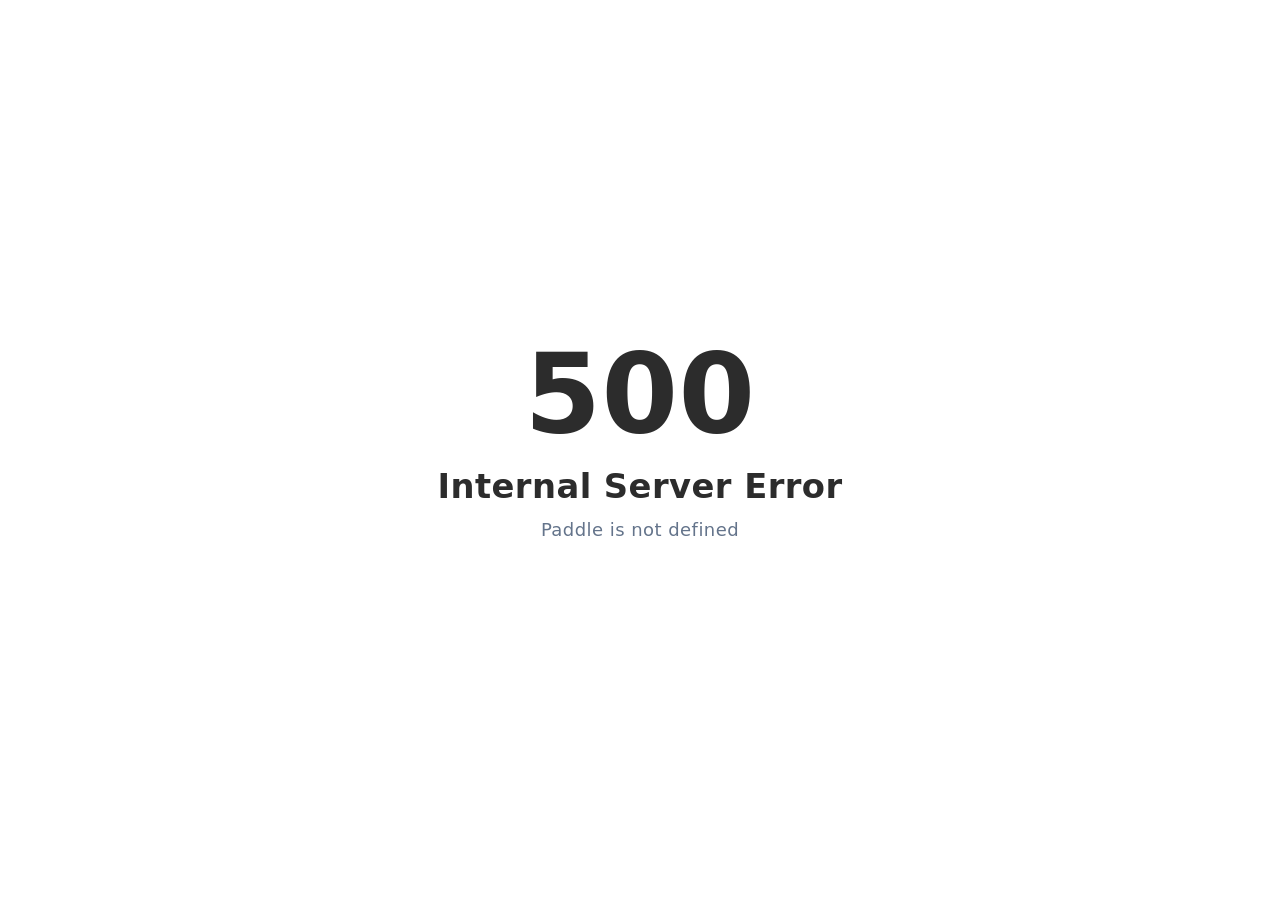
<file: index.html>
<!DOCTYPE html><html><head><meta charset="utf-8"><meta name="viewport" content="width=device-width, initial-scale=1"><title>YourMealMatch.com - Discover Your Food Personality</title><script async src="https://www.googletagmanager.com/gtag/js?id=G-N9KYEZG9EF"></script><script>window.dataLayer = window.dataLayer || [];
function gtag(){dataLayer.push(arguments);}
gtag('js', new Date());
gtag('config', 'G-N9KYEZG9EF');</script><script src="https://cdn.paddle.com/paddle/v2/paddle.js"></script><style>:root{--brand-primary:#b6a7f2;--brand-primary-light:#d4cbfa;--brand-primary-dark:#9d8be8;--color-bg:#fafafa;--color-white:#fff;--color-text-primary:#2c2c2c;--color-text-secondary:#6b6b6b;--color-text-light:#9e9e9e;--spacing-xs:.5rem;--spacing-sm:1rem;--spacing-md:1.5rem;--spacing-lg:2.5rem;--spacing-xl:4rem;--spacing-2xl:6rem;--font-primary:-apple-system,BlinkMacSystemFont,"Segoe UI",Roboto,"Helvetica Neue",Arial,sans-serif;--font-size-base:16px;--font-size-lg:18px;--font-size-xl:24px;--font-size-2xl:32px;--font-size-3xl:40px;--line-height-relaxed:1.7;--border-radius:12px;--border-radius-lg:16px;--shadow-sm:0 2px 8px rgba(0,0,0,.06);--shadow-md:0 4px 16px rgba(0,0,0,.08);--transition:all .3s ease}*{box-sizing:border-box;margin:0;padding:0}html{font-size:var(--font-size-base);-webkit-font-smoothing:antialiased;-moz-osx-font-smoothing:grayscale;scroll-behavior:smooth}body{background-color:var(--color-bg);font-family:var(--font-primary);line-height:var(--line-height-relaxed)}body,h1,h2,h3,h4,h5,h6{color:var(--color-text-primary)}h1,h2,h3,h4,h5,h6{font-weight:600;line-height:1.3;margin-bottom:var(--spacing-md)}h1{font-size:var(--font-size-2xl);font-weight:700}h2{font-size:var(--font-size-xl)}h3{font-size:var(--font-size-lg)}p{color:var(--color-text-secondary);font-size:var(--font-size-base);margin-bottom:var(--spacing-md)}.container{margin:0 auto;max-width:1200px;padding:0 var(--spacing-md);width:100%}section{padding:var(--spacing-xl) 0}.btn{border:none;border-radius:var(--border-radius);cursor:pointer;display:inline-block;font-size:var(--font-size-base);font-weight:600;min-height:48px;min-width:48px;padding:var(--spacing-md) var(--spacing-lg);text-align:center;text-decoration:none;transition:var(--transition)}.btn-primary{background-color:var(--brand-primary);box-shadow:var(--shadow-sm);color:var(--color-white)}.btn-primary:hover{background-color:var(--brand-primary-dark);box-shadow:var(--shadow-md);transform:translateY(-2px)}.btn-primary:active{transform:translateY(0)}.card{background:var(--color-white);border-radius:var(--border-radius-lg);box-shadow:var(--shadow-sm);padding:var(--spacing-lg);transition:var(--transition)}.card:hover{box-shadow:var(--shadow-md)}.grid{display:grid;gap:var(--spacing-lg)}@media(min-width:768px){:root{--font-size-base:18px;--font-size-lg:20px;--font-size-xl:28px;--font-size-2xl:42px;--font-size-3xl:56px}.container{padding:0 var(--spacing-lg)}section{padding:var(--spacing-2xl) 0}}@media(min-width:1024px){:root{--font-size-2xl:48px;--font-size-3xl:64px}}:focus-visible{outline:3px solid var(--brand-primary);outline-offset:2px}.form-group{margin-bottom:var(--spacing-lg)}.form-label{display:block;font-weight:600;margin-bottom:var(--spacing-xs)}.form-input,.form-label{color:var(--color-text-primary);font-size:var(--font-size-base)}.form-input{background:var(--color-white);border:2px solid #e0e0e0;border-radius:var(--border-radius);font-family:var(--font-primary);min-height:52px;padding:var(--spacing-md);transition:var(--transition);width:100%}.form-input:focus{border-color:var(--brand-primary);box-shadow:0 0 0 3px #b6a7f21a;outline:none}.form-input::-moz-placeholder{color:var(--color-text-light)}.form-input::placeholder{color:var(--color-text-light)}.form-helper{color:var(--color-text-light);font-size:14px;font-style:italic;margin-bottom:0;margin-top:var(--spacing-xs)}</style><style>.page-container[data-v-c5ae3ae8]{display:flex;flex-direction:column;min-height:100vh}.navbar[data-v-c5ae3ae8]{background:#fff;border-bottom:1px solid #e5e7eb;position:relative;z-index:100}.navbar .container[data-v-c5ae3ae8]{height:100%;margin:0 auto;max-width:1200px;padding:0 1rem}.navbar-content[data-v-c5ae3ae8]{align-items:center;display:flex;flex-direction:column;gap:.5rem;height:100%;justify-content:center;padding:.75rem 0}.logo-link[data-v-c5ae3ae8]{display:block;flex-shrink:0;text-decoration:none;transition:opacity .2s ease}.logo-link[data-v-c5ae3ae8]:hover{opacity:.8}.logo-img[data-v-c5ae3ae8]{display:block;height:28px;width:auto}.nav-links[data-v-c5ae3ae8]{display:flex;gap:1.5rem;list-style:none;margin:0;padding:0}.nav-links li[data-v-c5ae3ae8]{margin:0}.nav-link[data-v-c5ae3ae8]{align-items:center;border-radius:6px;color:#6b7280;display:block;display:flex;font-size:13px;font-weight:500;min-height:36px;padding:.4rem .75rem;text-decoration:none;transition:all .2s ease;white-space:nowrap}.nav-link[data-v-c5ae3ae8]:hover{background:#7c3aed0d;color:#7c3aed}.nav-link[data-v-c5ae3ae8]:active{background:#7c3aed1a;color:#7c3aed}.footer[data-v-c5ae3ae8]{background:var(--color-text-primary);color:var(--color-white);margin-top:auto;padding:var(--spacing-xl) 0 var(--spacing-lg)}.footer-content[data-v-c5ae3ae8]{display:flex;flex-direction:column;gap:var(--spacing-lg);margin-bottom:var(--spacing-lg);text-align:center}.footer-logo-link[data-v-c5ae3ae8]{display:inline-block;margin-bottom:var(--spacing-xs);text-decoration:none;transition:var(--transition)}.footer-logo-link[data-v-c5ae3ae8]:hover{opacity:.85}.footer-logo[data-v-c5ae3ae8]{display:block;filter:brightness(1.2);height:50px;width:auto}.footer-tagline[data-v-c5ae3ae8]{color:#ffffffb3;font-size:14px;margin-bottom:0}.footer-nav[data-v-c5ae3ae8]{display:flex;flex-wrap:wrap;gap:var(--spacing-md);justify-content:center}.footer-link[data-v-c5ae3ae8]{color:#fffc;font-size:15px;padding:var(--spacing-xs);text-decoration:none;transition:var(--transition)}.footer-link[data-v-c5ae3ae8]:hover{color:var(--brand-primary-light)}.footer-bottom[data-v-c5ae3ae8]{border-top:1px solid hsla(0,0%,100%,.1);padding-top:var(--spacing-md);text-align:center}.footer-copyright[data-v-c5ae3ae8]{color:#fff9;font-size:14px;margin-bottom:0}@media(max-width:767px){.navbar .container[data-v-c5ae3ae8]{padding:0 1rem}.navbar-content[data-v-c5ae3ae8]{gap:.5rem;padding:.65rem 0}.logo-img[data-v-c5ae3ae8]{height:26px}.nav-links[data-v-c5ae3ae8]{gap:1.25rem}.nav-link[data-v-c5ae3ae8]{font-size:12px;padding:.35rem .65rem}.footer[data-v-c5ae3ae8]{padding:2rem 0 1.5rem}.footer-content[data-v-c5ae3ae8]{gap:1.5rem;margin-bottom:1.5rem}.footer-logo[data-v-c5ae3ae8]{height:42px}.footer-tagline[data-v-c5ae3ae8]{font-size:13px}.footer-nav[data-v-c5ae3ae8]{gap:.75rem}.footer-link[data-v-c5ae3ae8]{font-size:14px;padding:.4rem}.footer-bottom[data-v-c5ae3ae8]{padding-top:1rem}.footer-copyright[data-v-c5ae3ae8]{font-size:12px}}@media(min-width:768px){.navbar .container[data-v-c5ae3ae8]{padding:0 2rem}.navbar-content[data-v-c5ae3ae8]{flex-direction:row;gap:2rem;justify-content:space-between;padding:1rem 0}.logo-img[data-v-c5ae3ae8]{height:38px}.nav-links[data-v-c5ae3ae8]{gap:2rem}.nav-link[data-v-c5ae3ae8]{border-radius:0;font-size:15px;min-height:auto;padding:.5rem 0}.nav-link[data-v-c5ae3ae8],.nav-link[data-v-c5ae3ae8]:active,.nav-link[data-v-c5ae3ae8]:hover{background:transparent}.footer-logo[data-v-c5ae3ae8]{height:60px}.footer-content[data-v-c5ae3ae8]{align-items:center;flex-direction:row;justify-content:space-between;text-align:left}.footer-nav[data-v-c5ae3ae8]{justify-content:flex-end}}@media(min-width:1024px){.navbar-content[data-v-c5ae3ae8]{padding:1.25rem 0}.logo-img[data-v-c5ae3ae8]{height:40px}.nav-links[data-v-c5ae3ae8]{gap:2.5rem}.nav-link[data-v-c5ae3ae8]{font-size:16px}.footer-logo[data-v-c5ae3ae8]{height:65px}}</style><style>.btn[data-v-bc31b505]{border:none;cursor:pointer;display:inline-block;font-family:inherit;text-decoration:none;transition:all .3s ease}.btn-primary[data-v-bc31b505]{background:#f97316;color:#fff}.btn-paypal[data-v-bc31b505]{background:#ffc439;color:#003087}.hero[data-v-bc31b505]{align-items:center;background-image:linear-gradient(135deg,#7c3aede6,#5b21b6e6),url(/_nuxt/hero_bg.Vxv1XgPu.webp);background-position:50%;background-repeat:no-repeat;background-size:cover;display:flex;min-height:85vh;padding:40px 20px;position:relative;text-align:center}.hero-content[data-v-bc31b505]{margin:0 auto;max-width:700px;position:relative;z-index:1}.curiosity-badge[data-v-bc31b505]{-webkit-backdrop-filter:blur(10px);backdrop-filter:blur(10px);background:#fff3;border-radius:20px;color:#fff;display:inline-block;font-size:13px;font-weight:600;margin-bottom:20px;padding:8px 16px}.hero-title[data-v-bc31b505]{color:#fff;font-size:clamp(28px,5vw,48px);font-weight:800;letter-spacing:-.5px;line-height:1.2;margin-bottom:16px}.hero-subtitle[data-v-bc31b505],.hero-title[data-v-bc31b505]{text-shadow:0 2px 12px rgba(0,0,0,.25)}.hero-subtitle[data-v-bc31b505]{color:#fffffff2;font-size:17px;font-weight:400;line-height:1.5;margin-bottom:28px;margin-left:auto;margin-right:auto;max-width:600px}.value-props[data-v-bc31b505]{display:flex;flex-direction:column;gap:16px;margin-bottom:32px;text-align:left}.value-prop[data-v-bc31b505]{align-items:flex-start;-webkit-backdrop-filter:blur(10px);backdrop-filter:blur(10px);background:#ffffff26;border-radius:12px;display:flex;gap:12px;padding:16px}.prop-icon[data-v-bc31b505]{flex-shrink:0;font-size:24px;margin-top:2px}.prop-content[data-v-bc31b505]{display:flex;flex-direction:column;gap:6px}.prop-text[data-v-bc31b505]{color:#fff;font-size:16px;font-weight:600;line-height:1.3}.prop-subtext[data-v-bc31b505]{color:#ffffffd9;font-size:13px;font-weight:400;line-height:1.5}.btn-hero[data-v-bc31b505]{background:#f97316;border-radius:12px;box-shadow:0 10px 30px #f973164d;color:#fff;display:inline-block;font-size:19px;font-weight:700;margin-bottom:20px;padding:20px 48px;text-decoration:none;transition:all .3s ease}.btn-hero[data-v-bc31b505]:hover{background:#ea580c;box-shadow:0 15px 40px #f9731666;transform:translateY(-2px)}.hero-trust[data-v-bc31b505]{color:#ffffffe6;display:flex;flex-wrap:wrap;font-size:13px;gap:12px;justify-content:center}.trust-item[data-v-bc31b505]{font-weight:500}.social-proof[data-v-bc31b505]{background:#f9fafb;border-bottom:1px solid #e5e7eb;padding:20px;text-align:center}.proof-text[data-v-bc31b505]{color:#6b7280;font-size:14px;font-weight:500;margin:0}.how-it-works[data-v-bc31b505]{background:#fff;padding:60px 20px}.section-title[data-v-bc31b505]{color:#1f2937;font-size:28px;font-weight:800;line-height:1.2;margin-bottom:40px;text-align:center}.steps-detailed[data-v-bc31b505]{display:grid;gap:32px;grid-template-columns:1fr;margin:0 auto 40px;max-width:900px}.step-detailed[data-v-bc31b505]{background:#f9fafb;border-radius:12px;padding:24px 20px;text-align:center}.step-icon-wrapper[data-v-bc31b505]{margin-bottom:16px}.step-emoji[data-v-bc31b505]{display:inline-block;font-size:48px}.step-title[data-v-bc31b505]{color:#1f2937;font-size:18px;font-weight:700;line-height:1.3;margin-bottom:12px}.step-description[data-v-bc31b505]{color:#6b7280;font-size:15px;line-height:1.6;margin:0}.curiosity-hook[data-v-bc31b505]{color:#7c3aed;font-size:16px;font-style:italic;font-weight:600;margin:0 auto;max-width:600px;padding:20px;text-align:center}.what-you-get[data-v-bc31b505]{background:#f9fafb;padding:60px 20px}.benefits-list[data-v-bc31b505]{display:flex;flex-direction:column;gap:20px;margin:0 auto;max-width:600px}.benefit-item[data-v-bc31b505]{align-items:flex-start;background:#fff;border-radius:12px;box-shadow:0 1px 3px #0000001a;display:flex;gap:16px;padding:20px}.benefit-icon[data-v-bc31b505]{flex-shrink:0;font-size:28px}.benefit-text[data-v-bc31b505]{color:#374151;font-size:16px;font-weight:500;line-height:1.5;margin:0;padding-top:4px}.trust-badge-section[data-v-bc31b505]{background:#10b9811a;border-radius:8px;color:#10b981;font-size:14px;font-weight:500;margin-left:auto;margin-right:auto;margin-top:30px;max-width:600px;padding:12px;text-align:center}.get-started-section[data-v-bc31b505]{background:#fff;padding:70px 20px}.form-wrapper[data-v-bc31b505]{margin:0 auto;max-width:500px}.form-main-title[data-v-bc31b505]{color:#1f2937;font-size:28px;font-weight:800;line-height:1.2;margin-bottom:12px;text-align:center}.form-subtitle[data-v-bc31b505]{color:#6b7280;font-size:16px;margin-bottom:40px;text-align:center}.order-form[data-v-bc31b505]{background:#fff}.form-group[data-v-bc31b505]{margin-bottom:24px}.form-label[data-v-bc31b505]{color:#1f2937;display:block;font-size:15px;font-weight:600;margin-bottom:8px}.form-input[data-v-bc31b505]{background:#fff;border:2px solid #e5e7eb;border-radius:8px;color:#1f2937;font-size:16px;padding:14px 16px;transition:all .2s ease;width:100%}.form-input[data-v-bc31b505]:focus{border-color:#7c3aed;box-shadow:0 0 0 3px #7c3aed1a;outline:none}.form-input[data-v-bc31b505]::-moz-placeholder{color:#9ca3af}.form-input[data-v-bc31b505]::placeholder{color:#9ca3af}.field-helper[data-v-bc31b505]{color:#6b7280;font-size:13px;margin-bottom:0;margin-top:6px}.consent-group[data-v-bc31b505]{margin-bottom:24px;margin-top:32px}.consent-label[data-v-bc31b505]{align-items:flex-start;cursor:pointer;display:flex;gap:12px}.consent-checkbox[data-v-bc31b505]{accent-color:#7c3aed;cursor:pointer;flex-shrink:0;height:20px;margin-top:2px;width:20px}.consent-text[data-v-bc31b505]{color:#374151;font-size:14px;line-height:1.5}.privacy-link[data-v-bc31b505]{color:#7c3aed;font-weight:600;text-decoration:underline}.privacy-link[data-v-bc31b505]:hover{color:#6d28d9}.error-message[data-v-bc31b505]{background:#fee2e2;border:1px solid #fecaca;border-radius:8px;color:#dc2626;font-size:14px;margin-bottom:16px;padding:12px 16px;text-align:center}.btn-submit[data-v-bc31b505]{background:#f97316;border:none;border-radius:12px;box-shadow:0 10px 30px #f973164d;color:#fff;cursor:pointer;font-size:18px;font-weight:700;margin-bottom:20px;padding:18px 24px;transition:all .3s ease;width:100%}.btn-submit[data-v-bc31b505]:hover:not(:disabled){background:#ea580c;box-shadow:0 15px 40px #f9731666;transform:translateY(-2px)}.btn-submit[data-v-bc31b505]:disabled{background:#d1d5db;box-shadow:none;cursor:not-allowed;transform:none}.form-trust[data-v-bc31b505]{display:flex;flex-wrap:wrap;gap:12px;justify-content:center}.trust-badge[data-v-bc31b505]{color:#6b7280;font-size:13px;font-weight:500}.payment-step-container[data-v-bc31b505]{background:linear-gradient(135deg,#7c3aed08,#5b21b608);border:2px solid #e5e7eb;border-radius:16px;margin-top:2rem;padding:2.5rem 2rem;text-align:center}.step-icon[data-v-bc31b505]{align-items:center;background:linear-gradient(135deg,#7c3aed,#5b21b6);border-radius:50%;box-shadow:0 4px 12px #7c3aed33;color:#fff;display:inline-flex;height:72px;justify-content:center;margin-bottom:1.5rem;width:72px}.payment-title[data-v-bc31b505]{color:#10b981;font-size:1.75rem;font-weight:700;margin-bottom:1.5rem}.card-logos[data-v-bc31b505]{display:flex;gap:1rem;justify-content:center;margin-bottom:1.5rem;opacity:.6}.card-icon[data-v-bc31b505]{height:28px;width:auto}.btn-pay[data-v-bc31b505]{background:#f97316;border:none;border-radius:12px;box-shadow:0 4px 12px #f9731640;color:#fff;cursor:pointer;display:inline-block;font-size:1.25rem;font-weight:600;max-width:400px;padding:1rem 2rem;text-decoration:none;transition:all .3s ease;width:100%}.btn-pay[data-v-bc31b505]:hover{background:#ea580c;box-shadow:0 6px 16px #f9731659;transform:translateY(-2px)}.payment-info[data-v-bc31b505]{color:#6b7280;font-size:.875rem;margin-top:1rem}.faq-section[data-v-bc31b505]{background:#fff;border-top:1px solid #e5e7eb;padding:60px 20px}.faq-list[data-v-bc31b505]{display:flex;flex-direction:column;gap:24px;margin:0 auto;max-width:700px}.faq-item[data-v-bc31b505]{background:#f9fafb;border:1px solid #e5e7eb;border-radius:12px;padding:24px}.faq-question[data-v-bc31b505]{color:#1f2937;font-size:17px;font-weight:700;line-height:1.4;margin-bottom:12px}.faq-answer[data-v-bc31b505]{color:#6b7280;font-size:15px;line-height:1.6;margin:0}.scroll-to-top[data-v-bc31b505]{align-items:center;background:linear-gradient(135deg,#7c3aed,#5b21b6);border:none;border-radius:50%;bottom:30px;box-shadow:0 4px 12px #7c3aed66;color:#fff;cursor:pointer;display:flex;height:50px;justify-content:center;position:fixed;right:30px;transition:all .3s ease;width:50px;z-index:1000}.scroll-to-top[data-v-bc31b505]:hover{background:linear-gradient(135deg,#6d28d9,#4c1d95);box-shadow:0 6px 20px #7c3aed80;transform:translateY(-3px)}.scroll-to-top[data-v-bc31b505]:active{transform:translateY(-1px)}.scroll-to-top svg[data-v-bc31b505]{height:24px;width:24px}.fade-enter-active[data-v-bc31b505],.fade-leave-active[data-v-bc31b505]{transition:opacity .3s ease}.fade-enter-from[data-v-bc31b505],.fade-leave-to[data-v-bc31b505]{opacity:0}@media(max-width:767px){.hero[data-v-bc31b505]{min-height:auto;padding:24px 16px 32px}.curiosity-badge[data-v-bc31b505]{font-size:11px;margin-bottom:12px;padding:6px 12px}.hero-title[data-v-bc31b505]{font-size:26px;margin-bottom:12px}.hero-subtitle[data-v-bc31b505]{font-size:15px;line-height:1.4;margin-bottom:20px}.value-props[data-v-bc31b505]{gap:12px;margin-bottom:24px}.value-prop[data-v-bc31b505]{padding:12px}.prop-text[data-v-bc31b505]{font-size:14px}.prop-subtext[data-v-bc31b505]{font-size:12px}.btn-hero[data-v-bc31b505]{font-size:17px;margin-bottom:16px;padding:16px 32px;width:100%}.hero-trust[data-v-bc31b505]{font-size:11px;gap:8px}.social-proof[data-v-bc31b505]{padding:12px 16px}.proof-text[data-v-bc31b505]{font-size:12px}.faq-section[data-v-bc31b505],.get-started-section[data-v-bc31b505],.how-it-works[data-v-bc31b505],.what-you-get[data-v-bc31b505]{padding:32px 16px}.section-title[data-v-bc31b505]{font-size:24px;margin-bottom:24px}.steps-detailed[data-v-bc31b505]{gap:20px;margin-bottom:24px}.step-detailed[data-v-bc31b505]{padding:16px}.step-emoji[data-v-bc31b505]{font-size:40px}.step-title[data-v-bc31b505]{font-size:16px;margin-bottom:8px}.step-description[data-v-bc31b505]{font-size:14px}.curiosity-hook[data-v-bc31b505]{font-size:14px;padding:16px}.benefits-list[data-v-bc31b505]{gap:16px}.benefit-item[data-v-bc31b505]{padding:16px}.benefit-icon[data-v-bc31b505]{font-size:24px}.benefit-text[data-v-bc31b505]{font-size:14px;padding-top:2px}.trust-badge-section[data-v-bc31b505]{font-size:12px;margin-top:20px;padding:10px}.form-wrapper[data-v-bc31b505]{padding:0}.form-main-title[data-v-bc31b505]{font-size:24px;margin-bottom:8px}.form-subtitle[data-v-bc31b505]{font-size:14px;margin-bottom:28px}.form-group[data-v-bc31b505]{margin-bottom:16px}.form-label[data-v-bc31b505]{font-size:14px;margin-bottom:6px}.form-input[data-v-bc31b505]{font-size:15px;padding:12px 14px}.field-helper[data-v-bc31b505]{font-size:12px;margin-top:4px}.consent-group[data-v-bc31b505]{margin-bottom:16px;margin-top:20px}.consent-text[data-v-bc31b505]{font-size:13px}.btn-submit[data-v-bc31b505]{font-size:17px;margin-bottom:16px;padding:16px 20px}.form-trust[data-v-bc31b505]{font-size:12px;gap:10px}.payment-step-container[data-v-bc31b505]{margin-top:1.5rem;padding:1.5rem 1rem}.step-icon[data-v-bc31b505]{height:64px;margin-bottom:1rem;width:64px}.step-icon svg[data-v-bc31b505]{height:32px;width:32px}.payment-title[data-v-bc31b505]{color:#10b981;font-size:20px;margin-bottom:1rem}.card-logos[data-v-bc31b505]{gap:12px;margin-bottom:1rem}.card-icon[data-v-bc31b505]{height:24px}.btn-pay[data-v-bc31b505]{font-size:16px;padding:14px 24px}.payment-info[data-v-bc31b505]{font-size:12px;margin-top:10px}.step-title[data-v-bc31b505]{font-size:20px;margin-bottom:12px}.faq-list[data-v-bc31b505]{gap:16px}.faq-item[data-v-bc31b505]{padding:16px}.faq-question[data-v-bc31b505]{font-size:16px;margin-bottom:8px}.faq-answer[data-v-bc31b505]{font-size:14px}.scroll-to-top[data-v-bc31b505]{bottom:20px;height:48px;right:20px;width:48px}.scroll-to-top svg[data-v-bc31b505]{height:22px;width:22px}}@media(min-width:768px){.hero[data-v-bc31b505]{padding:80px 40px 100px}.curiosity-badge[data-v-bc31b505]{font-size:14px;padding:10px 20px}.hero-title[data-v-bc31b505]{font-size:42px;margin-bottom:24px}.hero-subtitle[data-v-bc31b505]{font-size:20px;margin-bottom:40px}.value-props[data-v-bc31b505]{gap:20px;margin-bottom:40px}.prop-text[data-v-bc31b505]{font-size:16px}.btn-hero[data-v-bc31b505]{font-size:19px;padding:20px 50px}.hero-trust[data-v-bc31b505]{font-size:14px;gap:24px}.section-title[data-v-bc31b505]{font-size:36px;margin-bottom:50px}.steps-detailed[data-v-bc31b505]{gap:24px;grid-template-columns:repeat(3,1fr)}.step-detailed[data-v-bc31b505]{padding:32px 24px}.step-emoji[data-v-bc31b505]{font-size:56px}.step-title[data-v-bc31b505]{font-size:19px}.faq-section[data-v-bc31b505],.how-it-works[data-v-bc31b505]{padding:80px 40px}.faq-item[data-v-bc31b505]{padding:28px}.faq-question[data-v-bc31b505]{font-size:18px}.what-you-get[data-v-bc31b505]{padding:80px 40px}.benefits-list[data-v-bc31b505]{max-width:700px}.get-started-section[data-v-bc31b505]{padding:90px 40px}.form-wrapper[data-v-bc31b505]{max-width:550px}.form-main-title[data-v-bc31b505]{font-size:36px;margin-bottom:16px}.form-subtitle[data-v-bc31b505]{font-size:18px;margin-bottom:50px}.payment-step-container[data-v-bc31b505]{padding:50px 40px}.step-icon[data-v-bc31b505]{font-size:60px;height:100px;width:100px}.step-title[data-v-bc31b505]{font-size:28px}.step-message[data-v-bc31b505]{font-size:18px}.payment-method-note[data-v-bc31b505]{font-size:16px}.security-text[data-v-bc31b505]{font-size:13px}.paypal-badge[data-v-bc31b505]{height:20px}.scroll-to-top[data-v-bc31b505]{bottom:40px;height:56px;right:40px;width:56px}.scroll-to-top svg[data-v-bc31b505]{height:26px;width:26px}}@media(min-width:1024px){.hero[data-v-bc31b505]{padding:100px 40px 120px}.hero-title[data-v-bc31b505]{font-size:48px}.hero-subtitle[data-v-bc31b505]{font-size:22px}.value-props[data-v-bc31b505]{margin-left:auto;margin-right:auto;max-width:600px}.section-title[data-v-bc31b505]{font-size:40px}.faq-section[data-v-bc31b505],.how-it-works[data-v-bc31b505],.what-you-get[data-v-bc31b505]{padding:100px 40px}.get-started-section[data-v-bc31b505]{padding:110px 40px}.form-wrapper[data-v-bc31b505]{max-width:600px}.scroll-to-top[data-v-bc31b505]{height:60px;width:60px}.scroll-to-top svg[data-v-bc31b505]{height:28px;width:28px}}</style><link rel="stylesheet" href="/_nuxt/entry.CrqnxK01.css" crossorigin><link rel="preload" as="fetch" crossorigin="anonymous" href="/_payload.json?a6c67942-340d-43c3-a8c4-4f4fb8c81d0f"><link rel="modulepreload" as="script" crossorigin href="/_nuxt/ExPHrAIT.js"><link rel="modulepreload" as="script" crossorigin href="/_nuxt/CqFjfxtH.js"><link rel="modulepreload" as="script" crossorigin href="/_nuxt/Dnqxf7FM.js"><link rel="modulepreload" as="script" crossorigin href="/_nuxt/xpu1Wr5X.js"><link rel="modulepreload" as="script" crossorigin href="/_nuxt/B6s8gfiJ.js"><link rel="preload" as="fetch" fetchpriority="low" crossorigin="anonymous" href="/_nuxt/builds/meta/a6c67942-340d-43c3-a8c4-4f4fb8c81d0f.json"><script type="module" src="/_nuxt/ExPHrAIT.js" crossorigin></script><link rel="prefetch" as="image" type="image/png" href="/_nuxt/logo.tZ4POSzX.png"><link rel="prefetch" as="image" type="image/webp" href="/_nuxt/hero_bg.Vxv1XgPu.webp"><meta name="description" content="Discover which healthy meals match your food personality and which ones probably don't. Privacy-first lifestyle insights, no face recognition, no biometric data."><meta name="keywords" content="food personality, meal matching, healthy meals, lifestyle insights, food preferences"><meta name="theme-color" content="#7c3aed"><meta property="og:title" content="YourMealMatch.com - Discover Your Food Personality"><meta property="og:description" content="Find healthy meals you'll love based on your unique food personality"><meta property="og:type" content="website"><link rel="icon" type="image/png" href="/favicon-96x96.png" sizes="96x96"><link rel="icon" type="image/svg+xml" href="/favicon.svg"><link rel="shortcut icon" href="/favicon.ico"><link rel="apple-touch-icon" sizes="180x180" href="/apple-touch-icon.png"><link rel="manifest" href="/site.webmanifest"><script id="unhead:payload" type="application/json">{"title":"YourMealMatch.com - Discover Your Food Personality"}</script></head><body><div id="__nuxt"><div class="page-container" data-v-c5ae3ae8><nav class="navbar" role="navigation" aria-label="Main navigation" data-v-c5ae3ae8><div class="container" data-v-c5ae3ae8><div class="navbar-content" data-v-c5ae3ae8><a href="/" class="logo-link" aria-label="YourMealMatch home" data-v-c5ae3ae8><img src="/_nuxt/logo.tZ4POSzX.png" alt="YourMealMatch logo" class="logo-img" data-v-c5ae3ae8></a><ul class="nav-links" role="list" data-v-c5ae3ae8><li data-v-c5ae3ae8><a href="#how-it-works" class="nav-link" data-v-c5ae3ae8>How It Works</a></li><li data-v-c5ae3ae8><a href="/pricing" class="nav-link" data-v-c5ae3ae8>Pricing</a></li><li data-v-c5ae3ae8><a href="#faq" class="nav-link" data-v-c5ae3ae8>FAQ</a></li></ul></div></div></nav><!--[--><div data-v-bc31b505><section class="hero" data-v-bc31b505><div class="container" data-v-bc31b505><div class="hero-content" data-v-bc31b505><div class="curiosity-badge" data-v-bc31b505>🍽️ Lifestyle Food Matching</div><h1 class="hero-title" data-v-bc31b505>The Foods That Actually Match Your Vibe</h1><p class="hero-subtitle" data-v-bc31b505> Your social media reveals your real lifestyle better than any quiz. We decode your patterns and match you with foods that fit YOUR energy. </p><a href="#get-started" class="btn btn-primary btn-hero" data-v-bc31b505> Discover Your Food Match → </a><p class="hero-trust" data-v-bc31b505><span class="trust-item" data-v-bc31b505>✓ One-time payment</span><span class="trust-item" data-v-bc31b505>✓ $10 only</span><span class="trust-item" data-v-bc31b505>✓ Results in 24-48h</span></p></div></div></section><section class="social-proof" data-v-bc31b505><div class="container" data-v-bc31b505><p class="proof-text" data-v-bc31b505>Loved by digital nomads in Bali, Manila, and Bangkok</p></div></section><section id="how-it-works" class="how-it-works" data-v-bc31b505><div class="container" data-v-bc31b505><h2 class="section-title" data-v-bc31b505>How We Match You</h2><div class="steps-detailed" data-v-bc31b505><div class="step-detailed" data-v-bc31b505><div class="step-icon-wrapper" data-v-bc31b505><span class="step-emoji" data-v-bc31b505>📱</span></div><h3 class="step-title" data-v-bc31b505>Share Your Public Profile</h3><p class="step-description" data-v-bc31b505>We analyze your posts, not your face. Your content reveals your lifestyle, energy, and daily habits.</p></div><div class="step-detailed" data-v-bc31b505><div class="step-icon-wrapper" data-v-bc31b505><span class="step-emoji" data-v-bc31b505>🔍</span></div><h3 class="step-title" data-v-bc31b505>We Analyze Your Patterns</h3><p class="step-description" data-v-bc31b505>Your posts reveal energy levels, routines, and habits you might not even notice yourself.</p></div><div class="step-detailed" data-v-bc31b505><div class="step-icon-wrapper" data-v-bc31b505><span class="step-emoji" data-v-bc31b505>🍽️</span></div><h3 class="step-title" data-v-bc31b505>Get Your Personalized Matches</h3><p class="step-description" data-v-bc31b505>Foods that fit YOUR energy. What to embrace. What doesn&#39;t match your vibe.</p></div></div><p class="curiosity-hook" data-v-bc31b505>&quot;Most people are surprised by what their feed actually reveals about their lifestyle.&quot;</p></div></section><section id="pricing" class="what-you-get" data-v-bc31b505><div class="container" data-v-bc31b505><h2 class="section-title" data-v-bc31b505>Your Instant Report Includes:</h2><div class="benefits-list" data-v-bc31b505><div class="benefit-item" data-v-bc31b505><span class="benefit-icon" data-v-bc31b505>⚡</span><p class="benefit-text" data-v-bc31b505>Lifestyle energy analysis (based on your actual habits)</p></div><div class="benefit-item" data-v-bc31b505><span class="benefit-icon" data-v-bc31b505>✓</span><p class="benefit-text" data-v-bc31b505>Foods that match your vibe vs. foods that don&#39;t</p></div><div class="benefit-item" data-v-bc31b505><span class="benefit-icon" data-v-bc31b505>🔍</span><p class="benefit-text" data-v-bc31b505>Why certain foods fit your energy patterns</p></div><div class="benefit-item" data-v-bc31b505><span class="benefit-icon" data-v-bc31b505>💯</span><p class="benefit-text" data-v-bc31b505>Honest insights, not generic advice</p></div></div><p class="trust-badge-section" data-v-bc31b505>Based on public posts only • We don&#39;t see your DMs or private content</p></div></section><section id="get-started" class="get-started-section" data-v-bc31b505><div class="container" data-v-bc31b505><div class="form-wrapper" data-v-bc31b505><h2 class="form-main-title" data-v-bc31b505>Ready to See What Matches Your Vibe?</h2><p class="form-subtitle" data-v-bc31b505>Takes 30 seconds. Instant delivery.</p><form class="order-form" data-v-bc31b505><div class="form-group" data-v-bc31b505><label for="fullName" class="form-label" data-v-bc31b505>Your name</label><input type="text" id="fullName" value="" class="form-input" placeholder="John Doe" required data-v-bc31b505><p class="field-helper" data-v-bc31b505>We&#39;ll personalize your report</p></div><div class="form-group" data-v-bc31b505><label for="email" class="form-label" data-v-bc31b505>Email address</label><input type="email" id="email" value="" class="form-input" placeholder="you@example.com" required data-v-bc31b505><p class="field-helper" data-v-bc31b505>To send your instant report</p></div><div class="form-group" data-v-bc31b505><label for="socialLink" class="form-label" data-v-bc31b505>Your public social media profile</label><input type="text" id="socialLink" value="" class="form-input" placeholder="Instagram, TikTok, Twitter, Facebook - any public profile" required data-v-bc31b505><p class="field-helper" data-v-bc31b505>Instagram preferred • Works with any public social media (TikTok, Twitter, Facebook, etc.)</p></div><div class="form-group consent-group" data-v-bc31b505><label class="consent-label" data-v-bc31b505><input type="checkbox" id="consent" class="consent-checkbox" required data-v-bc31b505><span class="consent-text" data-v-bc31b505> I agree to the <a href="/terms" class="privacy-link" data-v-bc31b505>Terms</a>, <a href="/privacy" class="privacy-link" data-v-bc31b505>Privacy Policy</a>, and <a href="/refund-policy" class="privacy-link" data-v-bc31b505>Refund Policy</a></span></label></div><!----><button type="submit" class="btn btn-primary btn-submit" disabled data-v-bc31b505>Get My Report - $10</button><div class="form-trust" data-v-bc31b505><span class="trust-badge" data-v-bc31b505>🔒 Secure payment</span><span class="trust-badge" data-v-bc31b505>💳 One-time $10</span><span class="trust-badge" data-v-bc31b505>⚡ No subscription</span></div></form></div></div></section><section id="faq" class="faq-section" data-v-bc31b505><div class="container" data-v-bc31b505><h2 class="section-title" data-v-bc31b505>Quick Questions</h2><div class="faq-list" data-v-bc31b505><div class="faq-item" data-v-bc31b505><h3 class="faq-question" data-v-bc31b505>What exactly do you analyze?</h3><p class="faq-answer" data-v-bc31b505>Your public posts, captions, and activity patterns. Not your photos, not your face - just the lifestyle your content reveals.</p></div><div class="faq-item" data-v-bc31b505><h3 class="faq-question" data-v-bc31b505>Is this like a diet plan?</h3><p class="faq-answer" data-v-bc31b505>Nope. It&#39;s insights about foods that match YOUR actual energy and habits. No meal plans, no restrictions.</p></div><div class="faq-item" data-v-bc31b505><h3 class="faq-question" data-v-bc31b505>How fast is it?</h3><p class="faq-answer" data-v-bc31b505>Instant. Pay once, get your report in your email within 24h-48h.</p></div><div class="faq-item" data-v-bc31b505><h3 class="faq-question" data-v-bc31b505>Is my data private?</h3><p class="faq-answer" data-v-bc31b505>100%. We only look at public posts, and we don&#39;t store anything personal.</p></div><div class="faq-item" data-v-bc31b505><h3 class="faq-question" data-v-bc31b505>What social media platforms work?</h3><p class="faq-answer" data-v-bc31b505>Instagram is preferred, but TikTok, Twitter, Facebook, or any public social profile works. We just need to see your lifestyle patterns.</p></div></div></div></section><!----></div><!--]--><footer class="footer" data-v-c5ae3ae8><div class="container" data-v-c5ae3ae8><div class="footer-content" data-v-c5ae3ae8><div class="footer-brand" data-v-c5ae3ae8><a aria-current="page" href="/" class="router-link-active router-link-exact-active footer-logo-link" data-v-c5ae3ae8><img src="/_nuxt/logo.tZ4POSzX.png" alt="YourMealMatch.com" class="footer-logo" data-v-c5ae3ae8></a><p class="footer-tagline" data-v-c5ae3ae8>Discover your food personality</p></div><nav class="footer-nav" data-v-c5ae3ae8><a href="/about" class="footer-link" data-v-c5ae3ae8>About</a><a href="/pricing" class="footer-link" data-v-c5ae3ae8>Pricing</a><a href="/contact" class="footer-link" data-v-c5ae3ae8>Contact</a><a href="/privacy" class="footer-link" data-v-c5ae3ae8>Privacy</a><a href="/terms" class="footer-link" data-v-c5ae3ae8>Terms</a><a href="/refund-policy" class="footer-link" data-v-c5ae3ae8>Refund Policy</a></nav></div><div class="footer-bottom" data-v-c5ae3ae8><p class="footer-copyright" data-v-c5ae3ae8> © 2026 YourMealMatch (Shiref Abouzaid). All rights reserved. </p></div></div></footer></div></div><div id="teleports"></div><script>window.__NUXT__={};window.__NUXT__.config={public:{},app:{baseURL:"/",buildId:"a6c67942-340d-43c3-a8c4-4f4fb8c81d0f",buildAssetsDir:"/_nuxt/",cdnURL:""}}</script><script type="application/json" data-nuxt-data="nuxt-app" data-ssr="true" id="__NUXT_DATA__" data-src="/_payload.json?a6c67942-340d-43c3-a8c4-4f4fb8c81d0f">[{"state":1,"once":3,"_errors":4,"serverRendered":6,"path":7,"prerenderedAt":8},["Reactive",2],{},["Set"],["ShallowReactive",5],{},true,"/",1773482402557]</script></body></html>
</file>
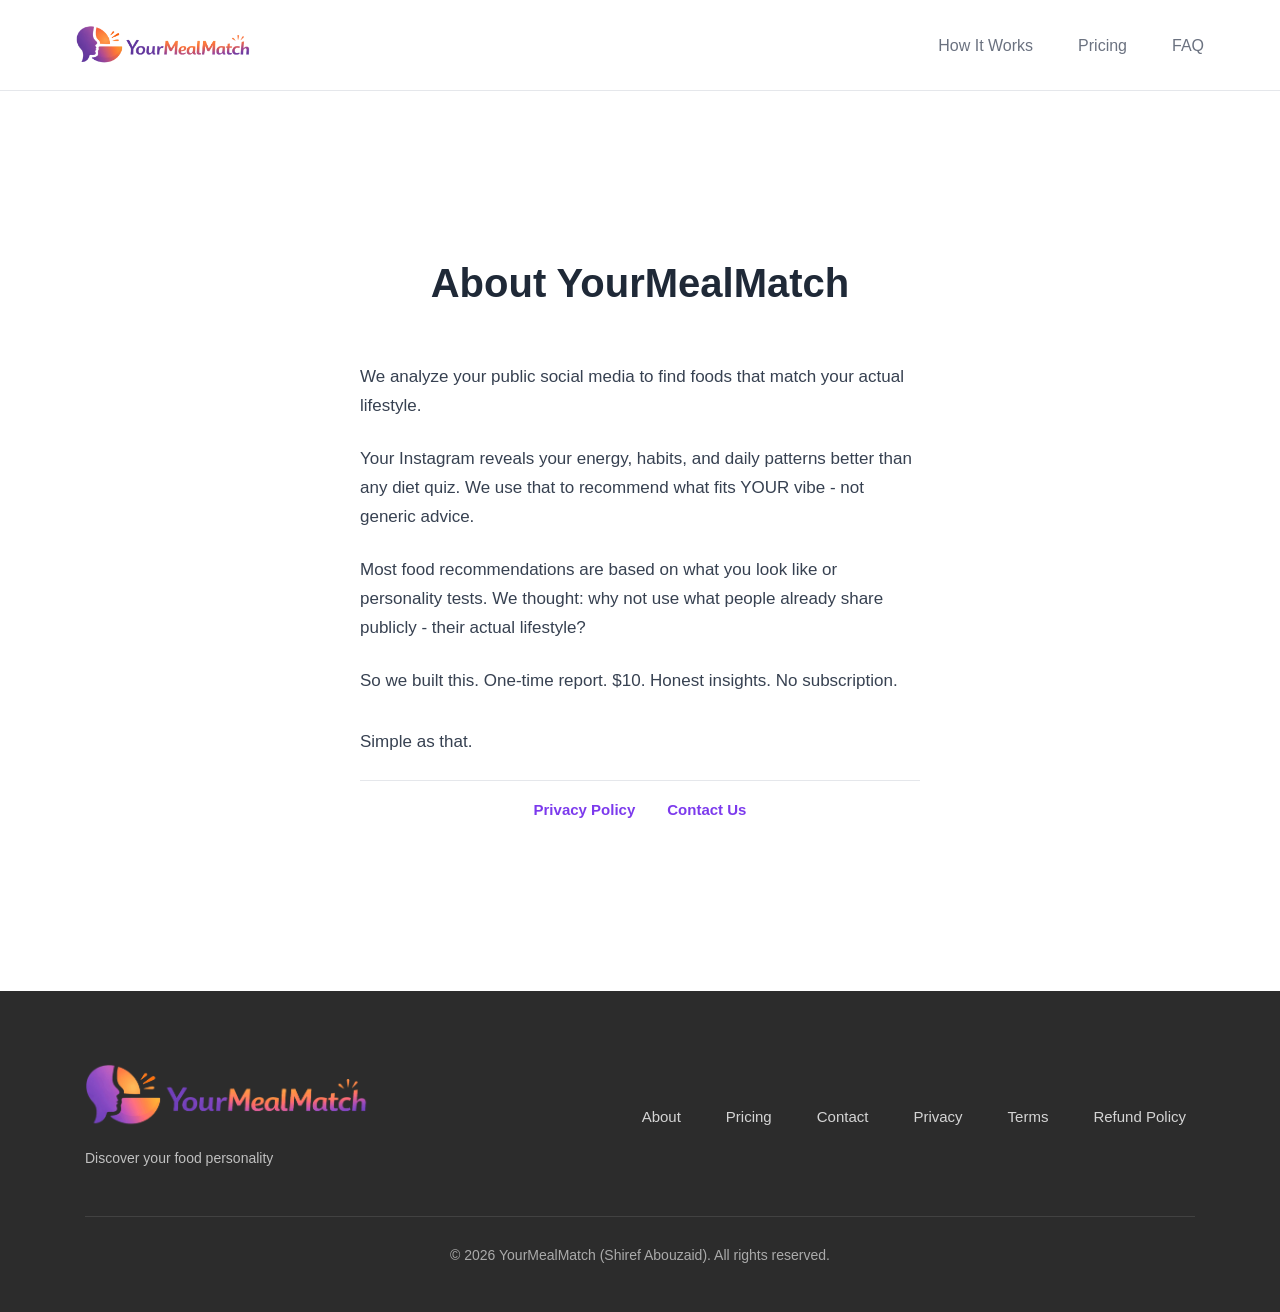
<file: about/index.html>
<!DOCTYPE html><html><head><meta charset="utf-8"><meta name="viewport" content="width=device-width, initial-scale=1"><title>YourMealMatch.com - Discover Your Food Personality</title><script async src="https://www.googletagmanager.com/gtag/js?id=G-N9KYEZG9EF"></script><script>window.dataLayer = window.dataLayer || [];
function gtag(){dataLayer.push(arguments);}
gtag('js', new Date());
gtag('config', 'G-N9KYEZG9EF');</script><style>:root{--brand-primary:#b6a7f2;--brand-primary-light:#d4cbfa;--brand-primary-dark:#9d8be8;--color-bg:#fafafa;--color-white:#fff;--color-text-primary:#2c2c2c;--color-text-secondary:#6b6b6b;--color-text-light:#9e9e9e;--spacing-xs:.5rem;--spacing-sm:1rem;--spacing-md:1.5rem;--spacing-lg:2.5rem;--spacing-xl:4rem;--spacing-2xl:6rem;--font-primary:-apple-system,BlinkMacSystemFont,"Segoe UI",Roboto,"Helvetica Neue",Arial,sans-serif;--font-size-base:16px;--font-size-lg:18px;--font-size-xl:24px;--font-size-2xl:32px;--font-size-3xl:40px;--line-height-relaxed:1.7;--border-radius:12px;--border-radius-lg:16px;--shadow-sm:0 2px 8px rgba(0,0,0,.06);--shadow-md:0 4px 16px rgba(0,0,0,.08);--transition:all .3s ease}*{box-sizing:border-box;margin:0;padding:0}html{font-size:var(--font-size-base);-webkit-font-smoothing:antialiased;-moz-osx-font-smoothing:grayscale;scroll-behavior:smooth}body{background-color:var(--color-bg);font-family:var(--font-primary);line-height:var(--line-height-relaxed)}body,h1,h2,h3,h4,h5,h6{color:var(--color-text-primary)}h1,h2,h3,h4,h5,h6{font-weight:600;line-height:1.3;margin-bottom:var(--spacing-md)}h1{font-size:var(--font-size-2xl);font-weight:700}h2{font-size:var(--font-size-xl)}h3{font-size:var(--font-size-lg)}p{color:var(--color-text-secondary);font-size:var(--font-size-base);margin-bottom:var(--spacing-md)}.container{margin:0 auto;max-width:1200px;padding:0 var(--spacing-md);width:100%}section{padding:var(--spacing-xl) 0}.btn{border:none;border-radius:var(--border-radius);cursor:pointer;display:inline-block;font-size:var(--font-size-base);font-weight:600;min-height:48px;min-width:48px;padding:var(--spacing-md) var(--spacing-lg);text-align:center;text-decoration:none;transition:var(--transition)}.btn-primary{background-color:var(--brand-primary);box-shadow:var(--shadow-sm);color:var(--color-white)}.btn-primary:hover{background-color:var(--brand-primary-dark);box-shadow:var(--shadow-md);transform:translateY(-2px)}.btn-primary:active{transform:translateY(0)}.card{background:var(--color-white);border-radius:var(--border-radius-lg);box-shadow:var(--shadow-sm);padding:var(--spacing-lg);transition:var(--transition)}.card:hover{box-shadow:var(--shadow-md)}.grid{display:grid;gap:var(--spacing-lg)}@media(min-width:768px){:root{--font-size-base:18px;--font-size-lg:20px;--font-size-xl:28px;--font-size-2xl:42px;--font-size-3xl:56px}.container{padding:0 var(--spacing-lg)}section{padding:var(--spacing-2xl) 0}}@media(min-width:1024px){:root{--font-size-2xl:48px;--font-size-3xl:64px}}:focus-visible{outline:3px solid var(--brand-primary);outline-offset:2px}.form-group{margin-bottom:var(--spacing-lg)}.form-label{display:block;font-weight:600;margin-bottom:var(--spacing-xs)}.form-input,.form-label{color:var(--color-text-primary);font-size:var(--font-size-base)}.form-input{background:var(--color-white);border:2px solid #e0e0e0;border-radius:var(--border-radius);font-family:var(--font-primary);min-height:52px;padding:var(--spacing-md);transition:var(--transition);width:100%}.form-input:focus{border-color:var(--brand-primary);box-shadow:0 0 0 3px #b6a7f21a;outline:none}.form-input::-moz-placeholder{color:var(--color-text-light)}.form-input::placeholder{color:var(--color-text-light)}.form-helper{color:var(--color-text-light);font-size:14px;font-style:italic;margin-bottom:0;margin-top:var(--spacing-xs)}</style><style>.page-container[data-v-c5ae3ae8]{display:flex;flex-direction:column;min-height:100vh}.navbar[data-v-c5ae3ae8]{background:#fff;border-bottom:1px solid #e5e7eb;position:relative;z-index:100}.navbar .container[data-v-c5ae3ae8]{height:100%;margin:0 auto;max-width:1200px;padding:0 1rem}.navbar-content[data-v-c5ae3ae8]{align-items:center;display:flex;flex-direction:column;gap:.5rem;height:100%;justify-content:center;padding:.75rem 0}.logo-link[data-v-c5ae3ae8]{display:block;flex-shrink:0;text-decoration:none;transition:opacity .2s ease}.logo-link[data-v-c5ae3ae8]:hover{opacity:.8}.logo-img[data-v-c5ae3ae8]{display:block;height:28px;width:auto}.nav-links[data-v-c5ae3ae8]{display:flex;gap:1.5rem;list-style:none;margin:0;padding:0}.nav-links li[data-v-c5ae3ae8]{margin:0}.nav-link[data-v-c5ae3ae8]{align-items:center;border-radius:6px;color:#6b7280;display:block;display:flex;font-size:13px;font-weight:500;min-height:36px;padding:.4rem .75rem;text-decoration:none;transition:all .2s ease;white-space:nowrap}.nav-link[data-v-c5ae3ae8]:hover{background:#7c3aed0d;color:#7c3aed}.nav-link[data-v-c5ae3ae8]:active{background:#7c3aed1a;color:#7c3aed}.footer[data-v-c5ae3ae8]{background:var(--color-text-primary);color:var(--color-white);margin-top:auto;padding:var(--spacing-xl) 0 var(--spacing-lg)}.footer-content[data-v-c5ae3ae8]{display:flex;flex-direction:column;gap:var(--spacing-lg);margin-bottom:var(--spacing-lg);text-align:center}.footer-logo-link[data-v-c5ae3ae8]{display:inline-block;margin-bottom:var(--spacing-xs);text-decoration:none;transition:var(--transition)}.footer-logo-link[data-v-c5ae3ae8]:hover{opacity:.85}.footer-logo[data-v-c5ae3ae8]{display:block;filter:brightness(1.2);height:50px;width:auto}.footer-tagline[data-v-c5ae3ae8]{color:#ffffffb3;font-size:14px;margin-bottom:0}.footer-nav[data-v-c5ae3ae8]{display:flex;flex-wrap:wrap;gap:var(--spacing-md);justify-content:center}.footer-link[data-v-c5ae3ae8]{color:#fffc;font-size:15px;padding:var(--spacing-xs);text-decoration:none;transition:var(--transition)}.footer-link[data-v-c5ae3ae8]:hover{color:var(--brand-primary-light)}.footer-bottom[data-v-c5ae3ae8]{border-top:1px solid hsla(0,0%,100%,.1);padding-top:var(--spacing-md);text-align:center}.footer-copyright[data-v-c5ae3ae8]{color:#fff9;font-size:14px;margin-bottom:0}@media(max-width:767px){.navbar .container[data-v-c5ae3ae8]{padding:0 1rem}.navbar-content[data-v-c5ae3ae8]{gap:.5rem;padding:.65rem 0}.logo-img[data-v-c5ae3ae8]{height:26px}.nav-links[data-v-c5ae3ae8]{gap:1.25rem}.nav-link[data-v-c5ae3ae8]{font-size:12px;padding:.35rem .65rem}.footer[data-v-c5ae3ae8]{padding:2rem 0 1.5rem}.footer-content[data-v-c5ae3ae8]{gap:1.5rem;margin-bottom:1.5rem}.footer-logo[data-v-c5ae3ae8]{height:42px}.footer-tagline[data-v-c5ae3ae8]{font-size:13px}.footer-nav[data-v-c5ae3ae8]{gap:.75rem}.footer-link[data-v-c5ae3ae8]{font-size:14px;padding:.4rem}.footer-bottom[data-v-c5ae3ae8]{padding-top:1rem}.footer-copyright[data-v-c5ae3ae8]{font-size:12px}}@media(min-width:768px){.navbar .container[data-v-c5ae3ae8]{padding:0 2rem}.navbar-content[data-v-c5ae3ae8]{flex-direction:row;gap:2rem;justify-content:space-between;padding:1rem 0}.logo-img[data-v-c5ae3ae8]{height:38px}.nav-links[data-v-c5ae3ae8]{gap:2rem}.nav-link[data-v-c5ae3ae8]{border-radius:0;font-size:15px;min-height:auto;padding:.5rem 0}.nav-link[data-v-c5ae3ae8],.nav-link[data-v-c5ae3ae8]:active,.nav-link[data-v-c5ae3ae8]:hover{background:transparent}.footer-logo[data-v-c5ae3ae8]{height:60px}.footer-content[data-v-c5ae3ae8]{align-items:center;flex-direction:row;justify-content:space-between;text-align:left}.footer-nav[data-v-c5ae3ae8]{justify-content:flex-end}}@media(min-width:1024px){.navbar-content[data-v-c5ae3ae8]{padding:1.25rem 0}.logo-img[data-v-c5ae3ae8]{height:40px}.nav-links[data-v-c5ae3ae8]{gap:2.5rem}.nav-link[data-v-c5ae3ae8]{font-size:16px}.footer-logo[data-v-c5ae3ae8]{height:65px}}</style><style>.content-section[data-v-8ef78808]{align-items:center;background:#fff;display:flex;min-height:100vh;padding:80px 20px}.container[data-v-8ef78808]{margin:0 auto;max-width:650px;width:100%}.page-title[data-v-8ef78808]{color:#1f2937;font-size:32px;font-weight:800;line-height:1.2;margin-bottom:48px;text-align:center}.page-content[data-v-8ef78808]{margin:0 auto;max-width:600px}.page-content p[data-v-8ef78808]{color:#374151;font-size:17px;font-weight:400;line-height:1.7;margin-bottom:24px}.intro[data-v-8ef78808]{color:#1f2937;font-size:20px;font-weight:600;line-height:1.6;margin-bottom:32px}.closing[data-v-8ef78808]{color:#7c3aed;font-size:18px;font-weight:600;margin-bottom:48px;margin-top:32px}.page-links[data-v-8ef78808]{border-top:1px solid #e5e7eb;display:flex;gap:32px;justify-content:center;padding-top:16px}.page-link[data-v-8ef78808]{color:#7c3aed;font-size:15px;font-weight:600;text-decoration:none;transition:color .2s ease}.page-link[data-v-8ef78808]:hover{color:#6d28d9;text-decoration:underline}@media(max-width:640px){.content-section[data-v-8ef78808]{padding:60px 20px}.page-title[data-v-8ef78808]{font-size:28px;margin-bottom:40px}.page-content p[data-v-8ef78808]{font-size:16px}.intro[data-v-8ef78808]{font-size:18px}.closing[data-v-8ef78808]{font-size:17px}.page-links[data-v-8ef78808]{align-items:center;flex-direction:column;gap:16px}}@media(min-width:768px){.content-section[data-v-8ef78808]{padding:100px 40px}.page-title[data-v-8ef78808]{font-size:40px;margin-bottom:56px}.intro[data-v-8ef78808]{font-size:22px}}</style><link rel="stylesheet" href="/_nuxt/entry.CrqnxK01.css" crossorigin><link rel="preload" as="fetch" crossorigin="anonymous" href="/about/_payload.json?a6c67942-340d-43c3-a8c4-4f4fb8c81d0f"><link rel="modulepreload" as="script" crossorigin href="/_nuxt/ExPHrAIT.js"><link rel="modulepreload" as="script" crossorigin href="/_nuxt/CqFjfxtH.js"><link rel="modulepreload" as="script" crossorigin href="/_nuxt/Dnqxf7FM.js"><link rel="modulepreload" as="script" crossorigin href="/_nuxt/Coh_3fE6.js"><link rel="preload" as="fetch" fetchpriority="low" crossorigin="anonymous" href="/_nuxt/builds/meta/a6c67942-340d-43c3-a8c4-4f4fb8c81d0f.json"><script type="module" src="/_nuxt/ExPHrAIT.js" crossorigin></script><link rel="prefetch" as="image" type="image/png" href="/_nuxt/logo.tZ4POSzX.png"><meta name="description" content="Discover which healthy meals match your food personality and which ones probably don't. Privacy-first lifestyle insights, no face recognition, no biometric data."><meta name="keywords" content="food personality, meal matching, healthy meals, lifestyle insights, food preferences"><meta name="theme-color" content="#7c3aed"><meta property="og:title" content="YourMealMatch.com - Discover Your Food Personality"><meta property="og:description" content="Find healthy meals you'll love based on your unique food personality"><meta property="og:type" content="website"><link rel="icon" type="image/png" href="/favicon-96x96.png" sizes="96x96"><link rel="icon" type="image/svg+xml" href="/favicon.svg"><link rel="shortcut icon" href="/favicon.ico"><link rel="apple-touch-icon" sizes="180x180" href="/apple-touch-icon.png"><link rel="manifest" href="/site.webmanifest"><script id="unhead:payload" type="application/json">{"title":"YourMealMatch.com - Discover Your Food Personality"}</script></head><body><div id="__nuxt"><div class="page-container" data-v-c5ae3ae8><nav class="navbar" role="navigation" aria-label="Main navigation" data-v-c5ae3ae8><div class="container" data-v-c5ae3ae8><div class="navbar-content" data-v-c5ae3ae8><a href="/" class="logo-link" aria-label="YourMealMatch home" data-v-c5ae3ae8><img src="/_nuxt/logo.tZ4POSzX.png" alt="YourMealMatch logo" class="logo-img" data-v-c5ae3ae8></a><ul class="nav-links" role="list" data-v-c5ae3ae8><li data-v-c5ae3ae8><a href="#how-it-works" class="nav-link" data-v-c5ae3ae8>How It Works</a></li><li data-v-c5ae3ae8><a href="/pricing" class="nav-link" data-v-c5ae3ae8>Pricing</a></li><li data-v-c5ae3ae8><a href="#faq" class="nav-link" data-v-c5ae3ae8>FAQ</a></li></ul></div></div></nav><!--[--><section class="content-section" data-v-8ef78808><div class="container" data-v-8ef78808><h1 class="page-title" data-v-8ef78808>About YourMealMatch</h1><div class="page-content" data-v-8ef78808><p class="intro" data-v-8ef78808> We analyze your public social media to find foods that match your actual lifestyle. </p><p data-v-8ef78808> Your Instagram reveals your energy, habits, and daily patterns better than any diet quiz. We use that to recommend what fits YOUR vibe - not generic advice. </p><p data-v-8ef78808> Most food recommendations are based on what you look like or personality tests. We thought: why not use what people already share publicly - their actual lifestyle? </p><p data-v-8ef78808> So we built this. One-time report. $10. Honest insights. No subscription. </p><p class="closing" data-v-8ef78808> Simple as that. </p><div class="page-links" data-v-8ef78808><a href="/privacy" class="page-link" data-v-8ef78808>Privacy Policy</a><a href="/contact" class="page-link" data-v-8ef78808>Contact Us</a></div></div></div></section><!--]--><footer class="footer" data-v-c5ae3ae8><div class="container" data-v-c5ae3ae8><div class="footer-content" data-v-c5ae3ae8><div class="footer-brand" data-v-c5ae3ae8><a href="/" class="footer-logo-link" data-v-c5ae3ae8><img src="/_nuxt/logo.tZ4POSzX.png" alt="YourMealMatch.com" class="footer-logo" data-v-c5ae3ae8></a><p class="footer-tagline" data-v-c5ae3ae8>Discover your food personality</p></div><nav class="footer-nav" data-v-c5ae3ae8><a aria-current="page" href="/about" class="router-link-active router-link-exact-active footer-link" data-v-c5ae3ae8>About</a><a href="/pricing" class="footer-link" data-v-c5ae3ae8>Pricing</a><a href="/contact" class="footer-link" data-v-c5ae3ae8>Contact</a><a href="/privacy" class="footer-link" data-v-c5ae3ae8>Privacy</a><a href="/terms" class="footer-link" data-v-c5ae3ae8>Terms</a><a href="/refund-policy" class="footer-link" data-v-c5ae3ae8>Refund Policy</a></nav></div><div class="footer-bottom" data-v-c5ae3ae8><p class="footer-copyright" data-v-c5ae3ae8> © 2026 YourMealMatch (Shiref Abouzaid). All rights reserved. </p></div></div></footer></div></div><div id="teleports"></div><script>window.__NUXT__={};window.__NUXT__.config={public:{},app:{baseURL:"/",buildId:"a6c67942-340d-43c3-a8c4-4f4fb8c81d0f",buildAssetsDir:"/_nuxt/",cdnURL:""}}</script><script type="application/json" data-nuxt-data="nuxt-app" data-ssr="true" id="__NUXT_DATA__" data-src="/about/_payload.json?a6c67942-340d-43c3-a8c4-4f4fb8c81d0f">[{"state":1,"once":3,"_errors":4,"serverRendered":6,"path":7,"prerenderedAt":8},["Reactive",2],{},["Set"],["ShallowReactive",5],{},true,"/about",1773482402644]</script></body></html>
</file>
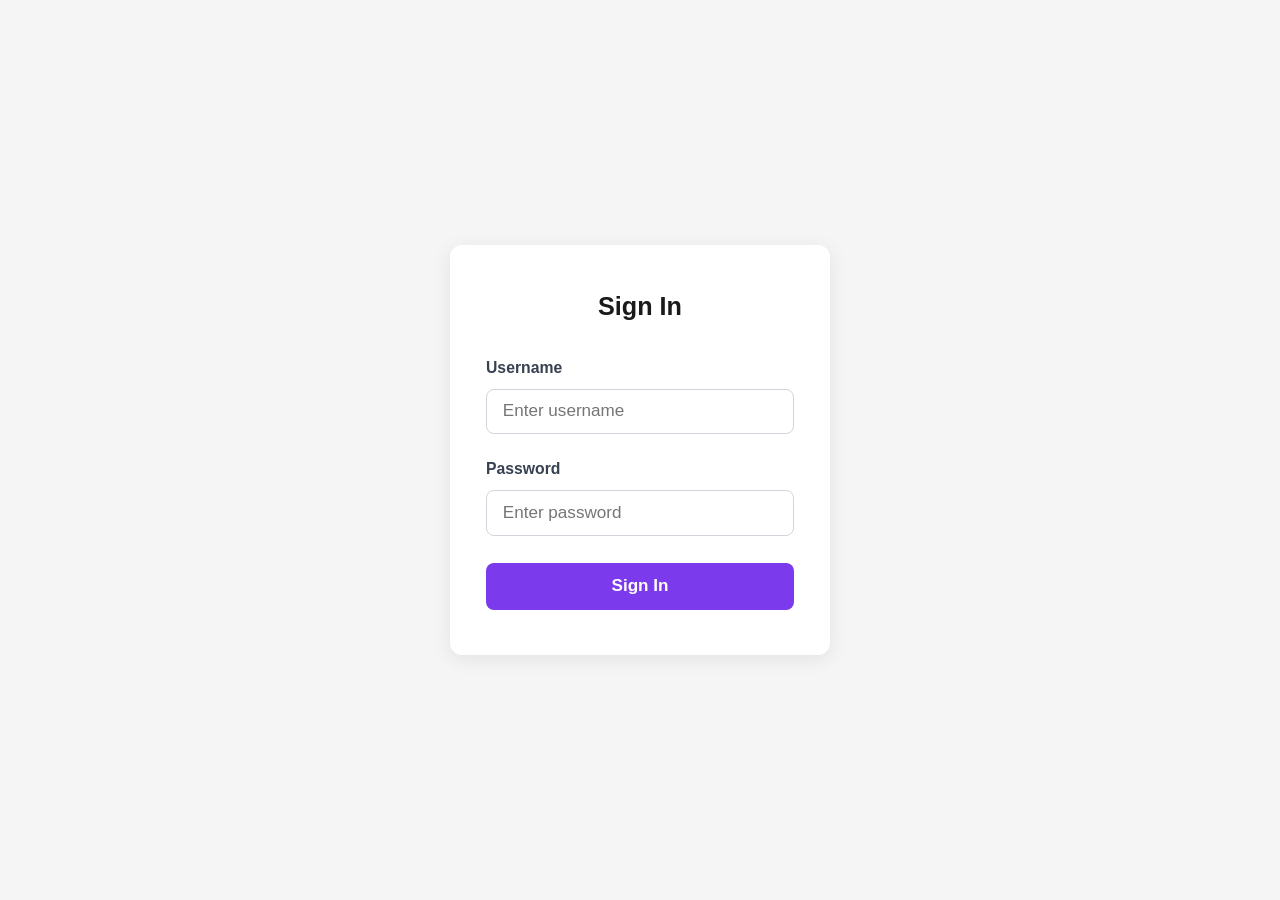
<file: admin/index.html>
<!DOCTYPE html><html><head><meta charset="utf-8"><meta name="viewport" content="width=device-width, initial-scale=1"><title>YourMealMatch.com - Discover Your Food Personality</title><script async src="https://www.googletagmanager.com/gtag/js?id=G-N9KYEZG9EF"></script><script>window.dataLayer = window.dataLayer || [];
function gtag(){dataLayer.push(arguments);}
gtag('js', new Date());
gtag('config', 'G-N9KYEZG9EF');</script><style>:root{--brand-primary:#b6a7f2;--brand-primary-light:#d4cbfa;--brand-primary-dark:#9d8be8;--color-bg:#fafafa;--color-white:#fff;--color-text-primary:#2c2c2c;--color-text-secondary:#6b6b6b;--color-text-light:#9e9e9e;--spacing-xs:.5rem;--spacing-sm:1rem;--spacing-md:1.5rem;--spacing-lg:2.5rem;--spacing-xl:4rem;--spacing-2xl:6rem;--font-primary:-apple-system,BlinkMacSystemFont,"Segoe UI",Roboto,"Helvetica Neue",Arial,sans-serif;--font-size-base:16px;--font-size-lg:18px;--font-size-xl:24px;--font-size-2xl:32px;--font-size-3xl:40px;--line-height-relaxed:1.7;--border-radius:12px;--border-radius-lg:16px;--shadow-sm:0 2px 8px rgba(0,0,0,.06);--shadow-md:0 4px 16px rgba(0,0,0,.08);--transition:all .3s ease}*{box-sizing:border-box;margin:0;padding:0}html{font-size:var(--font-size-base);-webkit-font-smoothing:antialiased;-moz-osx-font-smoothing:grayscale;scroll-behavior:smooth}body{background-color:var(--color-bg);font-family:var(--font-primary);line-height:var(--line-height-relaxed)}body,h1,h2,h3,h4,h5,h6{color:var(--color-text-primary)}h1,h2,h3,h4,h5,h6{font-weight:600;line-height:1.3;margin-bottom:var(--spacing-md)}h1{font-size:var(--font-size-2xl);font-weight:700}h2{font-size:var(--font-size-xl)}h3{font-size:var(--font-size-lg)}p{color:var(--color-text-secondary);font-size:var(--font-size-base);margin-bottom:var(--spacing-md)}.container{margin:0 auto;max-width:1200px;padding:0 var(--spacing-md);width:100%}section{padding:var(--spacing-xl) 0}.btn{border:none;border-radius:var(--border-radius);cursor:pointer;display:inline-block;font-size:var(--font-size-base);font-weight:600;min-height:48px;min-width:48px;padding:var(--spacing-md) var(--spacing-lg);text-align:center;text-decoration:none;transition:var(--transition)}.btn-primary{background-color:var(--brand-primary);box-shadow:var(--shadow-sm);color:var(--color-white)}.btn-primary:hover{background-color:var(--brand-primary-dark);box-shadow:var(--shadow-md);transform:translateY(-2px)}.btn-primary:active{transform:translateY(0)}.card{background:var(--color-white);border-radius:var(--border-radius-lg);box-shadow:var(--shadow-sm);padding:var(--spacing-lg);transition:var(--transition)}.card:hover{box-shadow:var(--shadow-md)}.grid{display:grid;gap:var(--spacing-lg)}@media(min-width:768px){:root{--font-size-base:18px;--font-size-lg:20px;--font-size-xl:28px;--font-size-2xl:42px;--font-size-3xl:56px}.container{padding:0 var(--spacing-lg)}section{padding:var(--spacing-2xl) 0}}@media(min-width:1024px){:root{--font-size-2xl:48px;--font-size-3xl:64px}}:focus-visible{outline:3px solid var(--brand-primary);outline-offset:2px}.form-group{margin-bottom:var(--spacing-lg)}.form-label{display:block;font-weight:600;margin-bottom:var(--spacing-xs)}.form-input,.form-label{color:var(--color-text-primary);font-size:var(--font-size-base)}.form-input{background:var(--color-white);border:2px solid #e0e0e0;border-radius:var(--border-radius);font-family:var(--font-primary);min-height:52px;padding:var(--spacing-md);transition:var(--transition);width:100%}.form-input:focus{border-color:var(--brand-primary);box-shadow:0 0 0 3px #b6a7f21a;outline:none}.form-input::-moz-placeholder{color:var(--color-text-light)}.form-input::placeholder{color:var(--color-text-light)}.form-helper{color:var(--color-text-light);font-size:14px;font-style:italic;margin-bottom:0;margin-top:var(--spacing-xs)}</style><style>.admin-page[data-v-bfb86d1c]{background:#f5f5f5;font-family:-apple-system,BlinkMacSystemFont,Segoe UI,Roboto,sans-serif;min-height:100vh;padding:2rem 1.5rem}.admin-header[data-v-bfb86d1c]{align-items:center;display:flex;justify-content:space-between;margin-bottom:1.5rem;margin-left:auto;margin-right:auto;max-width:1100px}.admin-title[data-v-bfb86d1c]{color:#1a1a1a;font-size:1.5rem;font-weight:700;margin:0}.logout-btn[data-v-bfb86d1c]{background:transparent;border:1.5px solid #d1d5db;border-radius:8px;color:#374151;cursor:pointer;font-size:.875rem;font-weight:500;padding:.5rem 1.1rem;transition:all .2s}.logout-btn[data-v-bfb86d1c]:hover{border-color:#7c3aed;color:#7c3aed}.tabs-wrapper[data-v-bfb86d1c]{margin:0 auto 1.25rem;max-width:1100px}.tabs[data-v-bfb86d1c]{background:#e5e7eb;border-radius:10px;display:inline-flex;gap:2px;padding:3px}.tab-btn[data-v-bfb86d1c]{background:transparent;border:none;border-radius:8px;color:#6b7280;cursor:pointer;font-size:.875rem;font-weight:500;padding:.45rem 1.1rem;transition:all .18s;white-space:nowrap}.tab-btn[data-v-bfb86d1c]:hover:not(.active){color:#374151}.tab-btn.active[data-v-bfb86d1c]{background:#fff;box-shadow:0 1px 4px #0000001a;color:#1a1a1a;font-weight:600}.state-msg[data-v-bfb86d1c]{color:#6b7280;font-size:.95rem;padding:3rem;text-align:center}.state-msg.error[data-v-bfb86d1c]{color:#dc2626}.table-wrapper[data-v-bfb86d1c]{background:#fff;border-radius:12px;box-shadow:0 2px 12px #00000012;margin:0 auto;max-width:1100px;overflow:hidden;overflow-x:auto}.orders-table[data-v-bfb86d1c]{border-collapse:collapse;font-size:.9rem;width:100%}.orders-table th[data-v-bfb86d1c]{background:#f9fafb;border-bottom:1px solid #e5e7eb;color:#6b7280;font-size:.78rem;font-weight:600;letter-spacing:.05em;padding:.875rem 1rem;text-align:left;text-transform:uppercase;white-space:nowrap}.orders-table td[data-v-bfb86d1c]{border-bottom:1px solid #f3f4f6;color:#374151;padding:.85rem 1rem;vertical-align:middle}.orders-table tbody tr:last-child td[data-v-bfb86d1c]{border-bottom:none}.orders-table tbody tr:hover td[data-v-bfb86d1c]{background:#fafafa}.empty-row[data-v-bfb86d1c]{color:#9ca3af;padding:2.5rem!important;text-align:center}.mono[data-v-bfb86d1c]{color:#6b7280;font-family:Menlo,Monaco,Consolas,monospace;font-size:.82rem}.social-link[data-v-bfb86d1c]{color:#7c3aed;display:inline-block;font-size:.85rem;max-width:200px;overflow:hidden;text-decoration:none;text-overflow:ellipsis;vertical-align:middle;white-space:nowrap}.social-link[data-v-bfb86d1c]:hover{text-decoration:underline}.muted[data-v-bfb86d1c]{color:#d1d5db}.status-badge[data-v-bfb86d1c]{border-radius:999px;display:inline-block;font-size:.78rem;font-weight:600;padding:.25rem .65rem;text-transform:capitalize}.status-badge.paid[data-v-bfb86d1c]{background:#dcfce7;color:#15803d}.status-badge.pending[data-v-bfb86d1c]{background:#fee2e2;color:#b91c1c}.action-cell[data-v-bfb86d1c]{text-align:center}.delete-btn[data-v-bfb86d1c]{align-items:center;background:transparent;border:none;border-radius:7px;color:#9ca3af;cursor:pointer;display:inline-flex;height:32px;justify-content:center;transition:all .18s;width:32px}.delete-btn[data-v-bfb86d1c]:hover:not(:disabled){background:#fee2e2;color:#dc2626}.delete-btn[data-v-bfb86d1c]:disabled{cursor:not-allowed;opacity:.3}.modal-overlay[data-v-bfb86d1c]{align-items:center;background:#00000073;display:flex;inset:0;justify-content:center;padding:1rem;position:fixed;z-index:1000}.modal[data-v-bfb86d1c]{background:#fff;border-radius:14px;box-shadow:0 20px 60px #00000026;max-width:400px;padding:2rem 1.75rem;text-align:center;width:100%}.modal-icon[data-v-bfb86d1c]{align-items:center;background:#fee2e2;border-radius:50%;color:#dc2626;display:inline-flex;height:56px;justify-content:center;margin-bottom:1.1rem;width:56px}.modal-title[data-v-bfb86d1c]{color:#1a1a1a;font-size:1.15rem;font-weight:700;margin:0 0 .65rem}.modal-body[data-v-bfb86d1c]{color:#6b7280;font-size:.9rem;line-height:1.6;margin:0 0 1.5rem}.modal-order-id[data-v-bfb86d1c]{color:#374151;font-family:Menlo,Monaco,Consolas,monospace;font-size:.82rem;font-weight:600}.modal-actions[data-v-bfb86d1c]{display:flex;gap:.75rem}.modal-cancel[data-v-bfb86d1c],.modal-confirm[data-v-bfb86d1c]{border-radius:8px;cursor:pointer;flex:1;font-size:.9rem;font-weight:600;padding:.65rem;transition:all .18s}.modal-cancel[data-v-bfb86d1c]{background:#f3f4f6;border:none;color:#374151}.modal-cancel[data-v-bfb86d1c]:hover{background:#e5e7eb}.modal-confirm[data-v-bfb86d1c]{background:#dc2626;border:none;color:#fff}.modal-confirm[data-v-bfb86d1c]:hover:not(:disabled){background:#b91c1c}.modal-cancel[data-v-bfb86d1c]:disabled,.modal-confirm[data-v-bfb86d1c]:disabled{cursor:not-allowed;opacity:.6}.modal-confirm[data-v-bfb86d1c]{align-items:center;display:inline-flex;gap:.4rem;justify-content:center}.btn-spinner[data-v-bfb86d1c]{animation:spin-bfb86d1c .6s linear infinite;border:2px solid hsla(0,0%,100%,.4);border-radius:50%;border-top-color:#fff;flex-shrink:0;height:13px;width:13px}@keyframes spin-bfb86d1c{to{transform:rotate(1turn)}}.modal-error[data-v-bfb86d1c]{background:#fef2f2;border:1px solid #fecaca;border-radius:7px;color:#dc2626;font-size:.85rem;margin:0 0 1rem;padding:.55rem .75rem;text-align:left}.toast[data-v-bfb86d1c]{align-items:center;animation:fadeInUp-bfb86d1c .2s ease;background:#166534;border-radius:9px;bottom:1.5rem;box-shadow:0 4px 16px #0000002e;color:#fff;display:flex;font-size:.875rem;font-weight:500;gap:.5rem;left:50%;padding:.65rem 1.1rem;position:fixed;transform:translate(-50%);white-space:nowrap;z-index:1100}@keyframes fadeInUp-bfb86d1c{0%{opacity:0;transform:translate(-50%) translateY(8px)}to{opacity:1;transform:translate(-50%) translateY(0)}}</style><link rel="stylesheet" href="/_nuxt/entry.CrqnxK01.css" crossorigin><link rel="preload" as="fetch" crossorigin="anonymous" href="/admin/_payload.json?a6c67942-340d-43c3-a8c4-4f4fb8c81d0f"><link rel="modulepreload" as="script" crossorigin href="/_nuxt/ExPHrAIT.js"><link rel="modulepreload" as="script" crossorigin href="/_nuxt/BoAqWFiz.js"><link rel="preload" as="fetch" fetchpriority="low" crossorigin="anonymous" href="/_nuxt/builds/meta/a6c67942-340d-43c3-a8c4-4f4fb8c81d0f.json"><script type="module" src="/_nuxt/ExPHrAIT.js" crossorigin></script><meta name="description" content="Discover which healthy meals match your food personality and which ones probably don't. Privacy-first lifestyle insights, no face recognition, no biometric data."><meta name="keywords" content="food personality, meal matching, healthy meals, lifestyle insights, food preferences"><meta name="theme-color" content="#7c3aed"><meta property="og:title" content="YourMealMatch.com - Discover Your Food Personality"><meta property="og:description" content="Find healthy meals you'll love based on your unique food personality"><meta property="og:type" content="website"><link rel="icon" type="image/png" href="/favicon-96x96.png" sizes="96x96"><link rel="icon" type="image/svg+xml" href="/favicon.svg"><link rel="shortcut icon" href="/favicon.ico"><link rel="apple-touch-icon" sizes="180x180" href="/apple-touch-icon.png"><link rel="manifest" href="/site.webmanifest"><script id="unhead:payload" type="application/json">{"title":"YourMealMatch.com - Discover Your Food Personality"}</script></head><body><!--teleport start anchor--><!----><!--teleport anchor--><!--teleport start anchor--><!----><!--teleport anchor--><div id="__nuxt"><!--[--><div class="admin-page" data-v-bfb86d1c><div class="admin-header" data-v-bfb86d1c><h1 class="admin-title" data-v-bfb86d1c>Orders</h1><button class="logout-btn" data-v-bfb86d1c>Logout</button></div><div class="tabs-wrapper" data-v-bfb86d1c><div class="tabs" data-v-bfb86d1c><!--[--><button class="active tab-btn" data-v-bfb86d1c>All Orders</button><button class="tab-btn" data-v-bfb86d1c>Pending</button><button class="tab-btn" data-v-bfb86d1c>Paid</button><!--]--></div></div><div class="state-msg" data-v-bfb86d1c>Loading orders…</div><!--teleport start--><!--teleport end--><!--teleport start--><!--teleport end--></div><!--]--></div><div id="teleports"></div><script>window.__NUXT__={};window.__NUXT__.config={public:{},app:{baseURL:"/",buildId:"a6c67942-340d-43c3-a8c4-4f4fb8c81d0f",buildAssetsDir:"/_nuxt/",cdnURL:""}}</script><script type="application/json" data-nuxt-data="nuxt-app" data-ssr="true" id="__NUXT_DATA__" data-src="/admin/_payload.json?a6c67942-340d-43c3-a8c4-4f4fb8c81d0f">[{"state":1,"once":3,"_errors":4,"serverRendered":6,"path":7,"prerenderedAt":8},["Reactive",2],{},["Set"],["ShallowReactive",5],{},true,"/admin",1773482402646]</script></body></html>
</file>
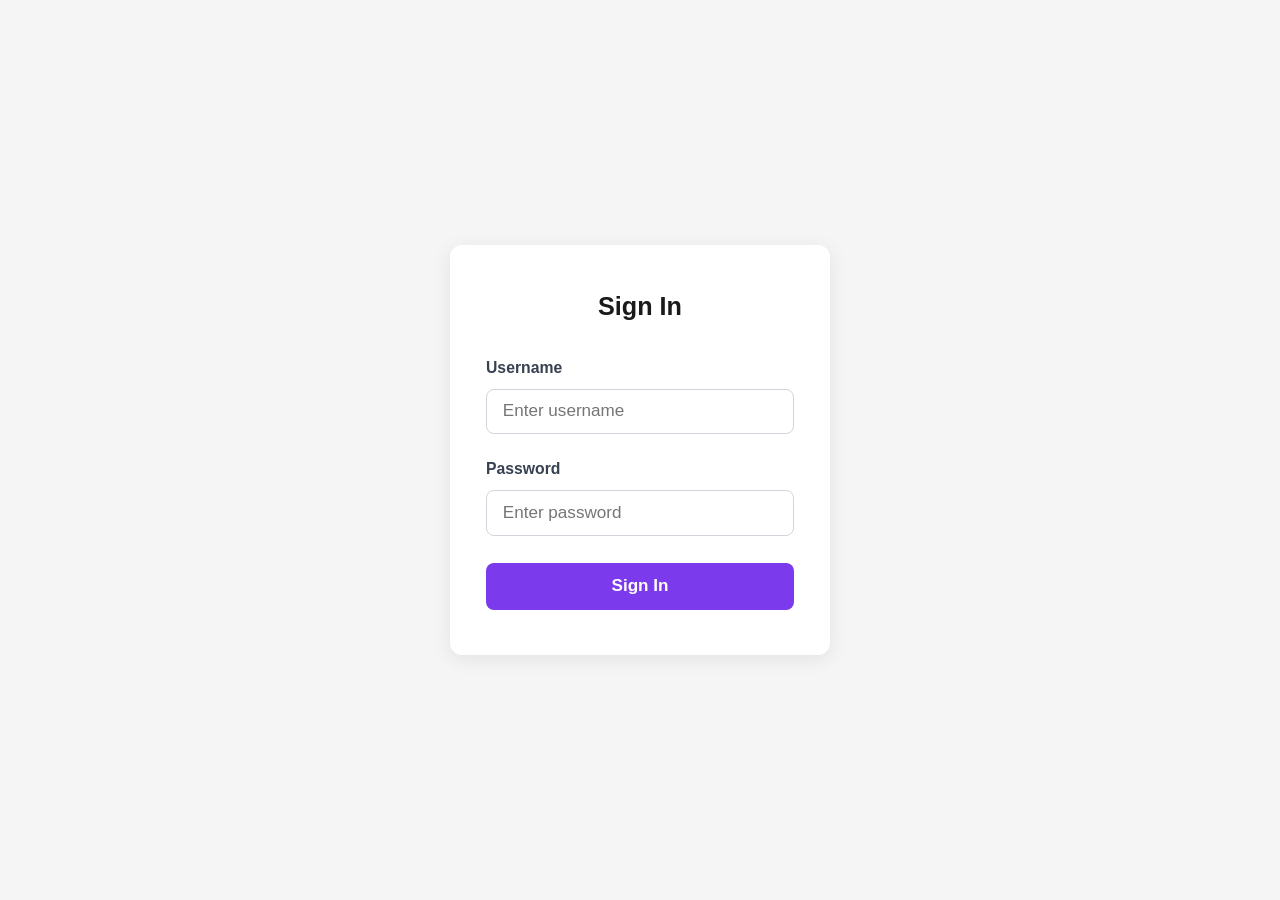
<file: auth/index.html>
<!DOCTYPE html><html><head><meta charset="utf-8"><meta name="viewport" content="width=device-width, initial-scale=1"><title>Sign In</title><script async src="https://www.googletagmanager.com/gtag/js?id=G-N9KYEZG9EF"></script><script>window.dataLayer = window.dataLayer || [];
function gtag(){dataLayer.push(arguments);}
gtag('js', new Date());
gtag('config', 'G-N9KYEZG9EF');</script><style>:root{--brand-primary:#b6a7f2;--brand-primary-light:#d4cbfa;--brand-primary-dark:#9d8be8;--color-bg:#fafafa;--color-white:#fff;--color-text-primary:#2c2c2c;--color-text-secondary:#6b6b6b;--color-text-light:#9e9e9e;--spacing-xs:.5rem;--spacing-sm:1rem;--spacing-md:1.5rem;--spacing-lg:2.5rem;--spacing-xl:4rem;--spacing-2xl:6rem;--font-primary:-apple-system,BlinkMacSystemFont,"Segoe UI",Roboto,"Helvetica Neue",Arial,sans-serif;--font-size-base:16px;--font-size-lg:18px;--font-size-xl:24px;--font-size-2xl:32px;--font-size-3xl:40px;--line-height-relaxed:1.7;--border-radius:12px;--border-radius-lg:16px;--shadow-sm:0 2px 8px rgba(0,0,0,.06);--shadow-md:0 4px 16px rgba(0,0,0,.08);--transition:all .3s ease}*{box-sizing:border-box;margin:0;padding:0}html{font-size:var(--font-size-base);-webkit-font-smoothing:antialiased;-moz-osx-font-smoothing:grayscale;scroll-behavior:smooth}body{background-color:var(--color-bg);font-family:var(--font-primary);line-height:var(--line-height-relaxed)}body,h1,h2,h3,h4,h5,h6{color:var(--color-text-primary)}h1,h2,h3,h4,h5,h6{font-weight:600;line-height:1.3;margin-bottom:var(--spacing-md)}h1{font-size:var(--font-size-2xl);font-weight:700}h2{font-size:var(--font-size-xl)}h3{font-size:var(--font-size-lg)}p{color:var(--color-text-secondary);font-size:var(--font-size-base);margin-bottom:var(--spacing-md)}.container{margin:0 auto;max-width:1200px;padding:0 var(--spacing-md);width:100%}section{padding:var(--spacing-xl) 0}.btn{border:none;border-radius:var(--border-radius);cursor:pointer;display:inline-block;font-size:var(--font-size-base);font-weight:600;min-height:48px;min-width:48px;padding:var(--spacing-md) var(--spacing-lg);text-align:center;text-decoration:none;transition:var(--transition)}.btn-primary{background-color:var(--brand-primary);box-shadow:var(--shadow-sm);color:var(--color-white)}.btn-primary:hover{background-color:var(--brand-primary-dark);box-shadow:var(--shadow-md);transform:translateY(-2px)}.btn-primary:active{transform:translateY(0)}.card{background:var(--color-white);border-radius:var(--border-radius-lg);box-shadow:var(--shadow-sm);padding:var(--spacing-lg);transition:var(--transition)}.card:hover{box-shadow:var(--shadow-md)}.grid{display:grid;gap:var(--spacing-lg)}@media(min-width:768px){:root{--font-size-base:18px;--font-size-lg:20px;--font-size-xl:28px;--font-size-2xl:42px;--font-size-3xl:56px}.container{padding:0 var(--spacing-lg)}section{padding:var(--spacing-2xl) 0}}@media(min-width:1024px){:root{--font-size-2xl:48px;--font-size-3xl:64px}}:focus-visible{outline:3px solid var(--brand-primary);outline-offset:2px}.form-group{margin-bottom:var(--spacing-lg)}.form-label{display:block;font-weight:600;margin-bottom:var(--spacing-xs)}.form-input,.form-label{color:var(--color-text-primary);font-size:var(--font-size-base)}.form-input{background:var(--color-white);border:2px solid #e0e0e0;border-radius:var(--border-radius);font-family:var(--font-primary);min-height:52px;padding:var(--spacing-md);transition:var(--transition);width:100%}.form-input:focus{border-color:var(--brand-primary);box-shadow:0 0 0 3px #b6a7f21a;outline:none}.form-input::-moz-placeholder{color:var(--color-text-light)}.form-input::placeholder{color:var(--color-text-light)}.form-helper{color:var(--color-text-light);font-size:14px;font-style:italic;margin-bottom:0;margin-top:var(--spacing-xs)}</style><style>.auth-page[data-v-f804a0c4]{align-items:center;background:#f5f5f5;display:flex;justify-content:center;min-height:100vh;padding:1.5rem}.auth-card[data-v-f804a0c4]{background:#fff;border-radius:12px;box-shadow:0 4px 20px #00000014;max-width:380px;padding:2.5rem 2rem;width:100%}.auth-title[data-v-f804a0c4]{color:#1a1a1a;font-size:1.4rem;font-weight:700;margin:0 0 1.75rem;text-align:center}.auth-form[data-v-f804a0c4]{gap:1.25rem}.auth-form[data-v-f804a0c4],.field[data-v-f804a0c4]{display:flex;flex-direction:column}.field[data-v-f804a0c4]{gap:.4rem}.field-label[data-v-f804a0c4]{color:#374151;font-size:.875rem;font-weight:600}.field-input[data-v-f804a0c4]{background:#fff;border:1.5px solid #d1d5db;border-radius:8px;color:#1a1a1a;font-size:.95rem;outline:none;padding:.65rem .875rem;transition:border-color .2s}.field-input[data-v-f804a0c4]:focus{border-color:#7c3aed}.error-msg[data-v-f804a0c4]{color:#dc2626;font-size:.875rem;margin:0}.login-btn[data-v-f804a0c4]{align-items:center;background:#7c3aed;border:none;border-radius:8px;color:#fff;cursor:pointer;display:flex;font-size:.95rem;font-weight:600;gap:.5rem;justify-content:center;margin-top:.25rem;padding:.75rem;transition:background .2s}.spinner[data-v-f804a0c4]{animation:spin-f804a0c4 .6s linear infinite;border:2px solid hsla(0,0%,100%,.4);border-radius:50%;border-top-color:#fff;flex-shrink:0;height:14px;width:14px}@keyframes spin-f804a0c4{to{transform:rotate(1turn)}}.login-btn[data-v-f804a0c4]:hover:not(:disabled){background:#6d28d9}.login-btn[data-v-f804a0c4]:disabled{cursor:not-allowed;opacity:.65}</style><link rel="stylesheet" href="/_nuxt/entry.CrqnxK01.css" crossorigin><link rel="preload" as="fetch" crossorigin="anonymous" href="/auth/_payload.json?a6c67942-340d-43c3-a8c4-4f4fb8c81d0f"><link rel="modulepreload" as="script" crossorigin href="/_nuxt/ExPHrAIT.js"><link rel="modulepreload" as="script" crossorigin href="/_nuxt/CC2_4Xc5.js"><link rel="modulepreload" as="script" crossorigin href="/_nuxt/B6s8gfiJ.js"><link rel="preload" as="fetch" fetchpriority="low" crossorigin="anonymous" href="/_nuxt/builds/meta/a6c67942-340d-43c3-a8c4-4f4fb8c81d0f.json"><script type="module" src="/_nuxt/ExPHrAIT.js" crossorigin></script><meta name="description" content="Discover which healthy meals match your food personality and which ones probably don't. Privacy-first lifestyle insights, no face recognition, no biometric data."><meta name="keywords" content="food personality, meal matching, healthy meals, lifestyle insights, food preferences"><meta name="theme-color" content="#7c3aed"><meta property="og:title" content="YourMealMatch.com - Discover Your Food Personality"><meta property="og:description" content="Find healthy meals you'll love based on your unique food personality"><meta property="og:type" content="website"><link rel="icon" type="image/png" href="/favicon-96x96.png" sizes="96x96"><link rel="icon" type="image/svg+xml" href="/favicon.svg"><link rel="shortcut icon" href="/favicon.ico"><link rel="apple-touch-icon" sizes="180x180" href="/apple-touch-icon.png"><link rel="manifest" href="/site.webmanifest"></head><body><div id="__nuxt"><!--[--><div class="auth-page" data-v-f804a0c4><div class="auth-card" data-v-f804a0c4><h1 class="auth-title" data-v-f804a0c4>Sign In</h1><form class="auth-form" data-v-f804a0c4><div class="field" data-v-f804a0c4><label for="username" class="field-label" data-v-f804a0c4>Username</label><input id="username" value="" type="text" class="field-input" placeholder="Enter username" autocomplete="username" required data-v-f804a0c4></div><div class="field" data-v-f804a0c4><label for="password" class="field-label" data-v-f804a0c4>Password</label><input id="password" value="" type="password" class="field-input" placeholder="Enter password" autocomplete="current-password" required data-v-f804a0c4></div><!----><button type="submit" class="login-btn" data-v-f804a0c4><!----> Sign In</button></form></div></div><!--]--></div><div id="teleports"></div><script>window.__NUXT__={};window.__NUXT__.config={public:{},app:{baseURL:"/",buildId:"a6c67942-340d-43c3-a8c4-4f4fb8c81d0f",buildAssetsDir:"/_nuxt/",cdnURL:""}}</script><script type="application/json" data-nuxt-data="nuxt-app" data-ssr="true" id="__NUXT_DATA__" data-src="/auth/_payload.json?a6c67942-340d-43c3-a8c4-4f4fb8c81d0f">[{"state":1,"once":3,"_errors":4,"serverRendered":6,"path":7,"prerenderedAt":8},["Reactive",2],{},["Set"],["ShallowReactive",5],{},true,"/auth",1773482402646]</script></body></html>
</file>
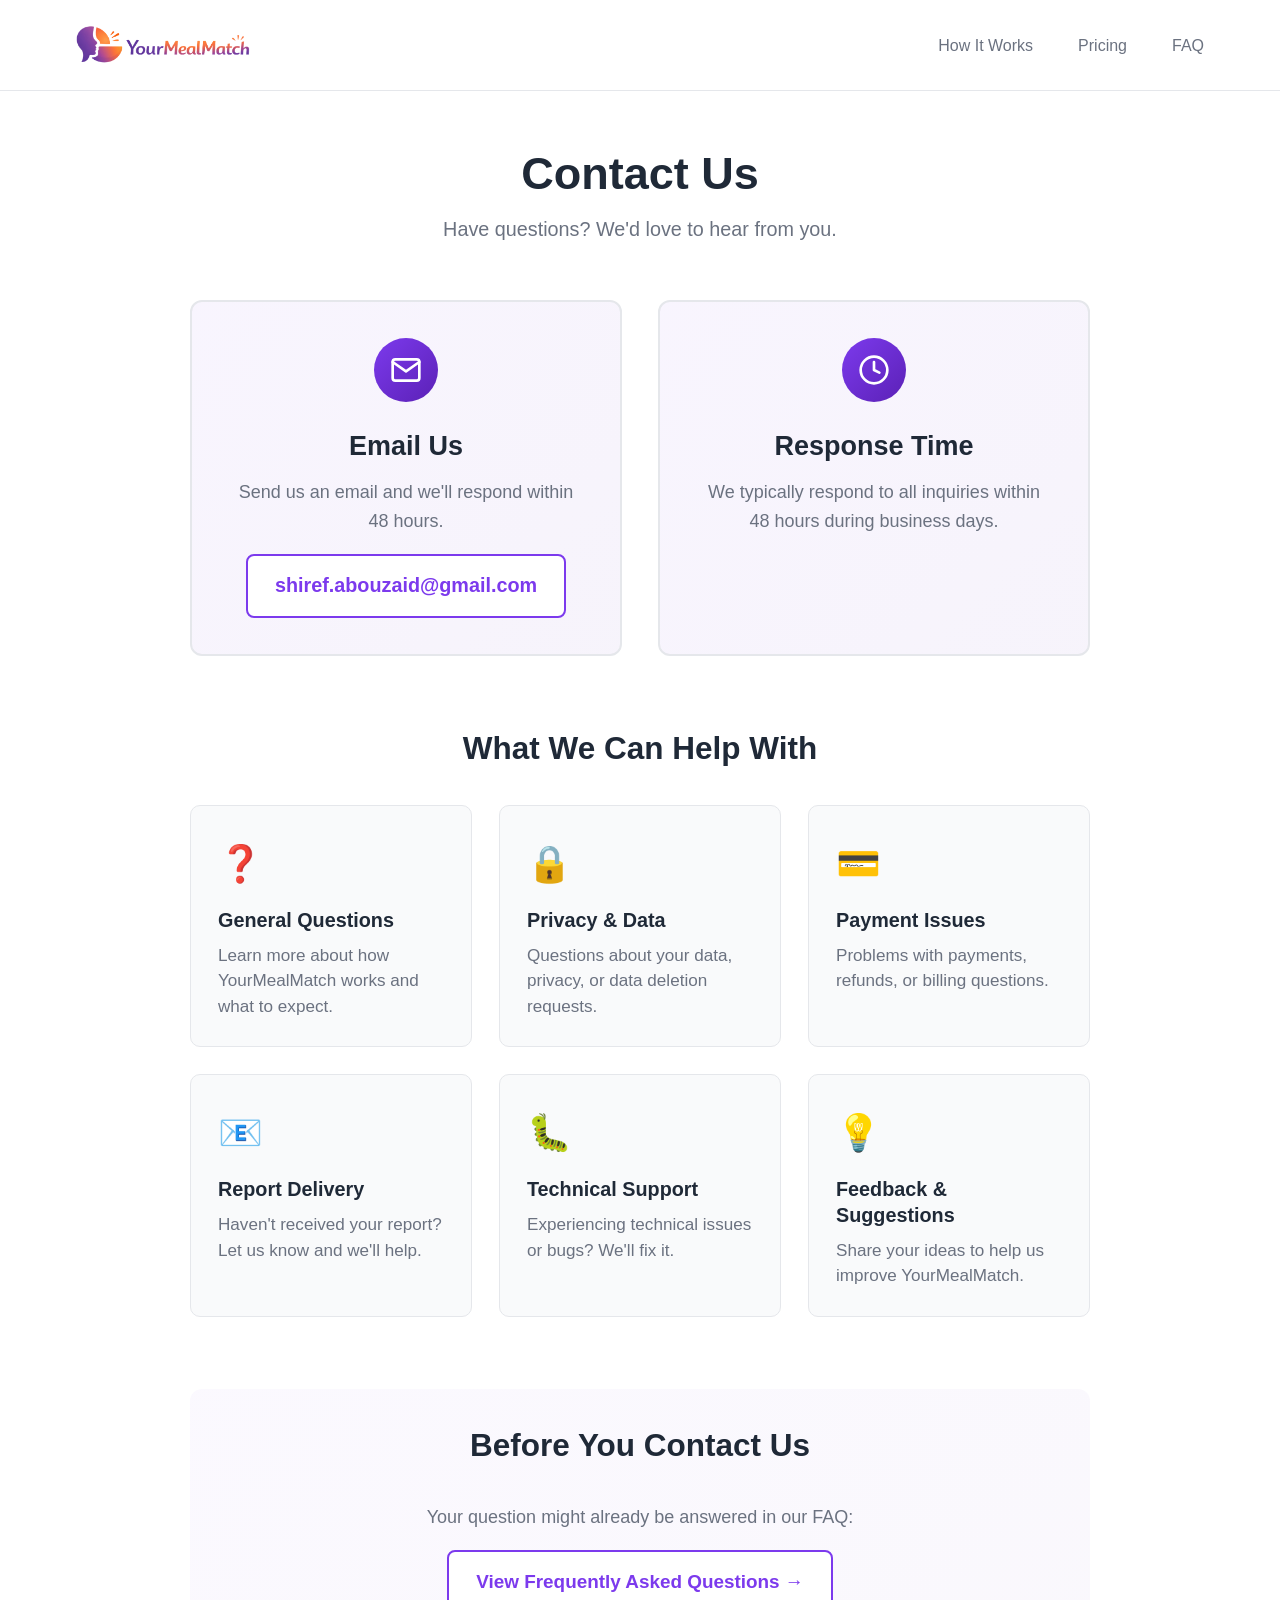
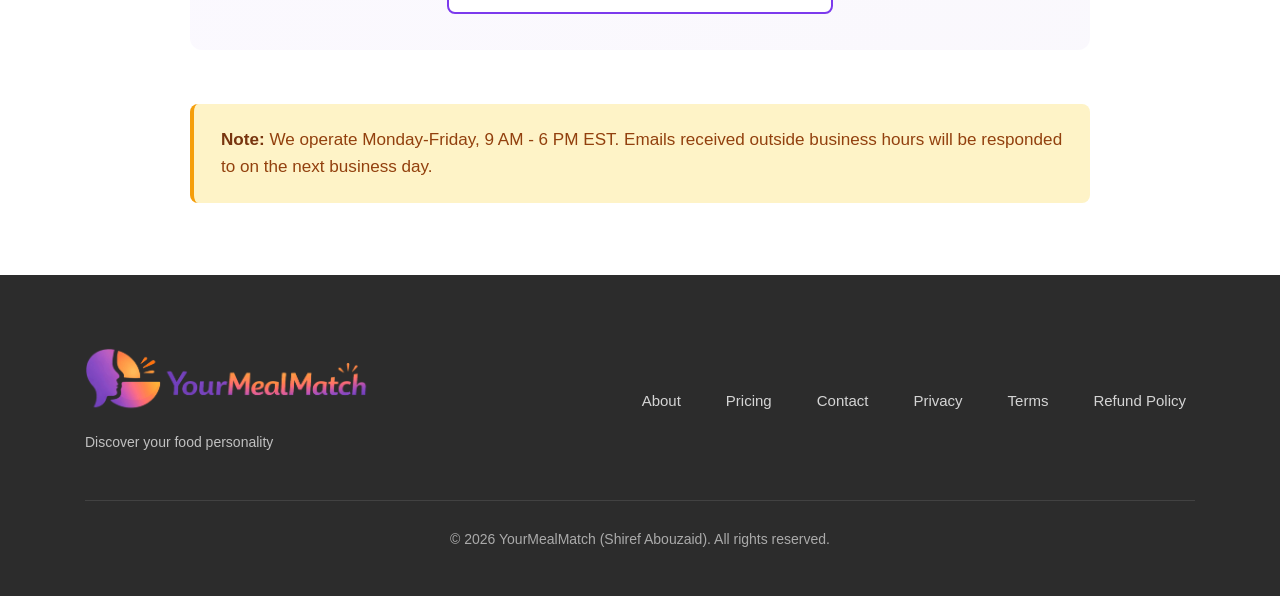
<file: contact/index.html>
<!DOCTYPE html><html><head><meta charset="utf-8"><meta name="viewport" content="width=device-width, initial-scale=1"><title>YourMealMatch.com - Discover Your Food Personality</title><script async src="https://www.googletagmanager.com/gtag/js?id=G-N9KYEZG9EF"></script><script>window.dataLayer = window.dataLayer || [];
function gtag(){dataLayer.push(arguments);}
gtag('js', new Date());
gtag('config', 'G-N9KYEZG9EF');</script><style>:root{--brand-primary:#b6a7f2;--brand-primary-light:#d4cbfa;--brand-primary-dark:#9d8be8;--color-bg:#fafafa;--color-white:#fff;--color-text-primary:#2c2c2c;--color-text-secondary:#6b6b6b;--color-text-light:#9e9e9e;--spacing-xs:.5rem;--spacing-sm:1rem;--spacing-md:1.5rem;--spacing-lg:2.5rem;--spacing-xl:4rem;--spacing-2xl:6rem;--font-primary:-apple-system,BlinkMacSystemFont,"Segoe UI",Roboto,"Helvetica Neue",Arial,sans-serif;--font-size-base:16px;--font-size-lg:18px;--font-size-xl:24px;--font-size-2xl:32px;--font-size-3xl:40px;--line-height-relaxed:1.7;--border-radius:12px;--border-radius-lg:16px;--shadow-sm:0 2px 8px rgba(0,0,0,.06);--shadow-md:0 4px 16px rgba(0,0,0,.08);--transition:all .3s ease}*{box-sizing:border-box;margin:0;padding:0}html{font-size:var(--font-size-base);-webkit-font-smoothing:antialiased;-moz-osx-font-smoothing:grayscale;scroll-behavior:smooth}body{background-color:var(--color-bg);font-family:var(--font-primary);line-height:var(--line-height-relaxed)}body,h1,h2,h3,h4,h5,h6{color:var(--color-text-primary)}h1,h2,h3,h4,h5,h6{font-weight:600;line-height:1.3;margin-bottom:var(--spacing-md)}h1{font-size:var(--font-size-2xl);font-weight:700}h2{font-size:var(--font-size-xl)}h3{font-size:var(--font-size-lg)}p{color:var(--color-text-secondary);font-size:var(--font-size-base);margin-bottom:var(--spacing-md)}.container{margin:0 auto;max-width:1200px;padding:0 var(--spacing-md);width:100%}section{padding:var(--spacing-xl) 0}.btn{border:none;border-radius:var(--border-radius);cursor:pointer;display:inline-block;font-size:var(--font-size-base);font-weight:600;min-height:48px;min-width:48px;padding:var(--spacing-md) var(--spacing-lg);text-align:center;text-decoration:none;transition:var(--transition)}.btn-primary{background-color:var(--brand-primary);box-shadow:var(--shadow-sm);color:var(--color-white)}.btn-primary:hover{background-color:var(--brand-primary-dark);box-shadow:var(--shadow-md);transform:translateY(-2px)}.btn-primary:active{transform:translateY(0)}.card{background:var(--color-white);border-radius:var(--border-radius-lg);box-shadow:var(--shadow-sm);padding:var(--spacing-lg);transition:var(--transition)}.card:hover{box-shadow:var(--shadow-md)}.grid{display:grid;gap:var(--spacing-lg)}@media(min-width:768px){:root{--font-size-base:18px;--font-size-lg:20px;--font-size-xl:28px;--font-size-2xl:42px;--font-size-3xl:56px}.container{padding:0 var(--spacing-lg)}section{padding:var(--spacing-2xl) 0}}@media(min-width:1024px){:root{--font-size-2xl:48px;--font-size-3xl:64px}}:focus-visible{outline:3px solid var(--brand-primary);outline-offset:2px}.form-group{margin-bottom:var(--spacing-lg)}.form-label{display:block;font-weight:600;margin-bottom:var(--spacing-xs)}.form-input,.form-label{color:var(--color-text-primary);font-size:var(--font-size-base)}.form-input{background:var(--color-white);border:2px solid #e0e0e0;border-radius:var(--border-radius);font-family:var(--font-primary);min-height:52px;padding:var(--spacing-md);transition:var(--transition);width:100%}.form-input:focus{border-color:var(--brand-primary);box-shadow:0 0 0 3px #b6a7f21a;outline:none}.form-input::-moz-placeholder{color:var(--color-text-light)}.form-input::placeholder{color:var(--color-text-light)}.form-helper{color:var(--color-text-light);font-size:14px;font-style:italic;margin-bottom:0;margin-top:var(--spacing-xs)}</style><style>.page-container[data-v-c5ae3ae8]{display:flex;flex-direction:column;min-height:100vh}.navbar[data-v-c5ae3ae8]{background:#fff;border-bottom:1px solid #e5e7eb;position:relative;z-index:100}.navbar .container[data-v-c5ae3ae8]{height:100%;margin:0 auto;max-width:1200px;padding:0 1rem}.navbar-content[data-v-c5ae3ae8]{align-items:center;display:flex;flex-direction:column;gap:.5rem;height:100%;justify-content:center;padding:.75rem 0}.logo-link[data-v-c5ae3ae8]{display:block;flex-shrink:0;text-decoration:none;transition:opacity .2s ease}.logo-link[data-v-c5ae3ae8]:hover{opacity:.8}.logo-img[data-v-c5ae3ae8]{display:block;height:28px;width:auto}.nav-links[data-v-c5ae3ae8]{display:flex;gap:1.5rem;list-style:none;margin:0;padding:0}.nav-links li[data-v-c5ae3ae8]{margin:0}.nav-link[data-v-c5ae3ae8]{align-items:center;border-radius:6px;color:#6b7280;display:block;display:flex;font-size:13px;font-weight:500;min-height:36px;padding:.4rem .75rem;text-decoration:none;transition:all .2s ease;white-space:nowrap}.nav-link[data-v-c5ae3ae8]:hover{background:#7c3aed0d;color:#7c3aed}.nav-link[data-v-c5ae3ae8]:active{background:#7c3aed1a;color:#7c3aed}.footer[data-v-c5ae3ae8]{background:var(--color-text-primary);color:var(--color-white);margin-top:auto;padding:var(--spacing-xl) 0 var(--spacing-lg)}.footer-content[data-v-c5ae3ae8]{display:flex;flex-direction:column;gap:var(--spacing-lg);margin-bottom:var(--spacing-lg);text-align:center}.footer-logo-link[data-v-c5ae3ae8]{display:inline-block;margin-bottom:var(--spacing-xs);text-decoration:none;transition:var(--transition)}.footer-logo-link[data-v-c5ae3ae8]:hover{opacity:.85}.footer-logo[data-v-c5ae3ae8]{display:block;filter:brightness(1.2);height:50px;width:auto}.footer-tagline[data-v-c5ae3ae8]{color:#ffffffb3;font-size:14px;margin-bottom:0}.footer-nav[data-v-c5ae3ae8]{display:flex;flex-wrap:wrap;gap:var(--spacing-md);justify-content:center}.footer-link[data-v-c5ae3ae8]{color:#fffc;font-size:15px;padding:var(--spacing-xs);text-decoration:none;transition:var(--transition)}.footer-link[data-v-c5ae3ae8]:hover{color:var(--brand-primary-light)}.footer-bottom[data-v-c5ae3ae8]{border-top:1px solid hsla(0,0%,100%,.1);padding-top:var(--spacing-md);text-align:center}.footer-copyright[data-v-c5ae3ae8]{color:#fff9;font-size:14px;margin-bottom:0}@media(max-width:767px){.navbar .container[data-v-c5ae3ae8]{padding:0 1rem}.navbar-content[data-v-c5ae3ae8]{gap:.5rem;padding:.65rem 0}.logo-img[data-v-c5ae3ae8]{height:26px}.nav-links[data-v-c5ae3ae8]{gap:1.25rem}.nav-link[data-v-c5ae3ae8]{font-size:12px;padding:.35rem .65rem}.footer[data-v-c5ae3ae8]{padding:2rem 0 1.5rem}.footer-content[data-v-c5ae3ae8]{gap:1.5rem;margin-bottom:1.5rem}.footer-logo[data-v-c5ae3ae8]{height:42px}.footer-tagline[data-v-c5ae3ae8]{font-size:13px}.footer-nav[data-v-c5ae3ae8]{gap:.75rem}.footer-link[data-v-c5ae3ae8]{font-size:14px;padding:.4rem}.footer-bottom[data-v-c5ae3ae8]{padding-top:1rem}.footer-copyright[data-v-c5ae3ae8]{font-size:12px}}@media(min-width:768px){.navbar .container[data-v-c5ae3ae8]{padding:0 2rem}.navbar-content[data-v-c5ae3ae8]{flex-direction:row;gap:2rem;justify-content:space-between;padding:1rem 0}.logo-img[data-v-c5ae3ae8]{height:38px}.nav-links[data-v-c5ae3ae8]{gap:2rem}.nav-link[data-v-c5ae3ae8]{border-radius:0;font-size:15px;min-height:auto;padding:.5rem 0}.nav-link[data-v-c5ae3ae8],.nav-link[data-v-c5ae3ae8]:active,.nav-link[data-v-c5ae3ae8]:hover{background:transparent}.footer-logo[data-v-c5ae3ae8]{height:60px}.footer-content[data-v-c5ae3ae8]{align-items:center;flex-direction:row;justify-content:space-between;text-align:left}.footer-nav[data-v-c5ae3ae8]{justify-content:flex-end}}@media(min-width:1024px){.navbar-content[data-v-c5ae3ae8]{padding:1.25rem 0}.logo-img[data-v-c5ae3ae8]{height:40px}.nav-links[data-v-c5ae3ae8]{gap:2.5rem}.nav-link[data-v-c5ae3ae8]{font-size:16px}.footer-logo[data-v-c5ae3ae8]{height:65px}}</style><style>.contact-section[data-v-ee0b8c69]{background:#fff;flex:1;padding:3rem 0 4rem}.container[data-v-ee0b8c69]{margin:0 auto;max-width:1000px;padding:0 1.5rem}.page-title[data-v-ee0b8c69]{color:#1f2937;font-size:2.5rem;font-weight:800;margin-bottom:.5rem;text-align:center}.page-subtitle[data-v-ee0b8c69]{color:#6b7280;font-size:1.1rem;margin-bottom:3rem;text-align:center}.contact-content[data-v-ee0b8c69]{margin:0 auto;max-width:900px}.contact-info[data-v-ee0b8c69]{display:grid;gap:1.5rem;grid-template-columns:1fr;margin-bottom:4rem}.info-card[data-v-ee0b8c69]{background:linear-gradient(135deg,#7c3aed0d,#5b21b60d);border:2px solid #e5e7eb;border-radius:12px;padding:2rem;text-align:center;transition:all .3s ease}.info-card[data-v-ee0b8c69]:hover{border-color:#7c3aed;box-shadow:0 4px 12px #7c3aed1a;transform:translateY(-2px)}.info-icon[data-v-ee0b8c69]{align-items:center;background:linear-gradient(135deg,#7c3aed,#5b21b6);border-radius:50%;color:#fff;display:inline-flex;height:64px;justify-content:center;margin-bottom:1.5rem;width:64px}.info-card h2[data-v-ee0b8c69]{color:#1f2937;font-size:1.5rem;font-weight:700;margin-bottom:.75rem}.info-description[data-v-ee0b8c69]{color:#6b7280;font-size:1rem;line-height:1.6;margin-bottom:1rem}.email-link[data-v-ee0b8c69]{background:#fff;border:2px solid #7c3aed;border-radius:8px;color:#7c3aed;display:inline-block;font-size:1.1rem;font-weight:600;padding:.75rem 1.5rem;text-decoration:none;transition:all .2s ease}.email-link[data-v-ee0b8c69]:hover{background:#7c3aed;box-shadow:0 4px 12px #7c3aed4d;color:#fff;transform:translateY(-1px)}.help-section[data-v-ee0b8c69]{margin-bottom:4rem}.section-title[data-v-ee0b8c69]{color:#1f2937;font-size:1.75rem;font-weight:700;margin-bottom:2rem;text-align:center}.help-grid[data-v-ee0b8c69]{display:grid;gap:1.5rem;grid-template-columns:1fr}.help-item[data-v-ee0b8c69]{background:#f9fafb;border:1px solid #e5e7eb;border-radius:10px;padding:1.5rem;transition:all .2s ease}.help-item[data-v-ee0b8c69]:hover{background:#fff;border-color:#d1d5db;box-shadow:0 2px 8px #0000000d}.help-icon[data-v-ee0b8c69]{display:block;font-size:2rem;margin-bottom:.75rem}.help-item h3[data-v-ee0b8c69]{color:#1f2937;font-size:1.1rem;font-weight:600;margin-bottom:.5rem}.help-item p[data-v-ee0b8c69]{color:#6b7280;font-size:.95rem;line-height:1.5;margin:0}.quick-links[data-v-ee0b8c69]{background:linear-gradient(135deg,#7c3aed08,#5b21b608);border-radius:12px;margin-bottom:3rem;padding:2rem;text-align:center}.quick-links p[data-v-ee0b8c69]{color:#6b7280;font-size:1rem;margin-bottom:1rem}.faq-link[data-v-ee0b8c69]{background:#fff;border:2px solid #7c3aed;border-radius:8px;color:#7c3aed;display:inline-block;font-size:1.05rem;font-weight:600;padding:.75rem 1.5rem;text-decoration:none;transition:all .2s ease}.faq-link[data-v-ee0b8c69]:hover{background:#7c3aed;color:#fff;transform:translateY(-1px)}.note-box[data-v-ee0b8c69]{background:#fef3c7;border-left:4px solid #f59e0b;border-radius:8px;padding:1.25rem 1.5rem}.note-box p[data-v-ee0b8c69]{color:#92400e;font-size:.95rem;line-height:1.6;margin:0}.note-box strong[data-v-ee0b8c69]{color:#78350f}@media(max-width:767px){.contact-section[data-v-ee0b8c69]{padding:1.5rem 0 2rem}.container[data-v-ee0b8c69]{padding:0 1rem}.page-title[data-v-ee0b8c69]{font-size:1.75rem;margin-bottom:.5rem}.page-subtitle[data-v-ee0b8c69]{font-size:.95rem;margin-bottom:2rem}.contact-info[data-v-ee0b8c69]{gap:1.25rem;margin-bottom:2.5rem}.info-card[data-v-ee0b8c69]{padding:1.25rem 1rem}.info-icon[data-v-ee0b8c69]{height:52px;margin-bottom:1rem;width:52px}.info-icon svg[data-v-ee0b8c69]{height:26px;width:26px}.info-card h2[data-v-ee0b8c69]{font-size:1.25rem;margin-bottom:.5rem}.info-description[data-v-ee0b8c69]{font-size:.9rem;margin-bottom:.75rem}.email-link[data-v-ee0b8c69]{font-size:.95rem;padding:.65rem 1.25rem}.help-section[data-v-ee0b8c69]{margin-bottom:2.5rem}.section-title[data-v-ee0b8c69]{font-size:1.4rem;margin-bottom:1.5rem}.help-grid[data-v-ee0b8c69]{gap:1.25rem}.help-item[data-v-ee0b8c69]{padding:1.25rem}.help-icon[data-v-ee0b8c69]{font-size:1.75rem;margin-bottom:.5rem}.help-item h3[data-v-ee0b8c69]{font-size:1rem;margin-bottom:.4rem}.help-item p[data-v-ee0b8c69]{font-size:.9rem}.quick-links[data-v-ee0b8c69]{margin-bottom:2rem;padding:1.25rem 1rem}.quick-links h2[data-v-ee0b8c69]{font-size:1.25rem;margin-bottom:1rem}.quick-links p[data-v-ee0b8c69]{font-size:.9rem;margin-bottom:.75rem}.faq-link[data-v-ee0b8c69]{font-size:.95rem;padding:.65rem 1.25rem}.note-box[data-v-ee0b8c69]{padding:1rem}.note-box p[data-v-ee0b8c69]{font-size:.9rem}}@media(min-width:768px){.contact-info[data-v-ee0b8c69]{gap:2rem}.contact-info[data-v-ee0b8c69],.help-grid[data-v-ee0b8c69]{grid-template-columns:repeat(2,1fr)}.help-grid[data-v-ee0b8c69]{gap:1.5rem}}@media(min-width:1024px){.help-grid[data-v-ee0b8c69]{grid-template-columns:repeat(3,1fr)}}</style><link rel="stylesheet" href="/_nuxt/entry.CrqnxK01.css" crossorigin><link rel="preload" as="fetch" crossorigin="anonymous" href="/contact/_payload.json?a6c67942-340d-43c3-a8c4-4f4fb8c81d0f"><link rel="modulepreload" as="script" crossorigin href="/_nuxt/ExPHrAIT.js"><link rel="modulepreload" as="script" crossorigin href="/_nuxt/CqFjfxtH.js"><link rel="modulepreload" as="script" crossorigin href="/_nuxt/Dnqxf7FM.js"><link rel="modulepreload" as="script" crossorigin href="/_nuxt/Bhglxw_7.js"><link rel="preload" as="fetch" fetchpriority="low" crossorigin="anonymous" href="/_nuxt/builds/meta/a6c67942-340d-43c3-a8c4-4f4fb8c81d0f.json"><script type="module" src="/_nuxt/ExPHrAIT.js" crossorigin></script><link rel="prefetch" as="image" type="image/png" href="/_nuxt/logo.tZ4POSzX.png"><meta name="description" content="Discover which healthy meals match your food personality and which ones probably don't. Privacy-first lifestyle insights, no face recognition, no biometric data."><meta name="keywords" content="food personality, meal matching, healthy meals, lifestyle insights, food preferences"><meta name="theme-color" content="#7c3aed"><meta property="og:title" content="YourMealMatch.com - Discover Your Food Personality"><meta property="og:description" content="Find healthy meals you'll love based on your unique food personality"><meta property="og:type" content="website"><link rel="icon" type="image/png" href="/favicon-96x96.png" sizes="96x96"><link rel="icon" type="image/svg+xml" href="/favicon.svg"><link rel="shortcut icon" href="/favicon.ico"><link rel="apple-touch-icon" sizes="180x180" href="/apple-touch-icon.png"><link rel="manifest" href="/site.webmanifest"><script id="unhead:payload" type="application/json">{"title":"YourMealMatch.com - Discover Your Food Personality"}</script></head><body><div id="__nuxt"><div class="page-container" data-v-c5ae3ae8><nav class="navbar" role="navigation" aria-label="Main navigation" data-v-c5ae3ae8><div class="container" data-v-c5ae3ae8><div class="navbar-content" data-v-c5ae3ae8><a href="/" class="logo-link" aria-label="YourMealMatch home" data-v-c5ae3ae8><img src="/_nuxt/logo.tZ4POSzX.png" alt="YourMealMatch logo" class="logo-img" data-v-c5ae3ae8></a><ul class="nav-links" role="list" data-v-c5ae3ae8><li data-v-c5ae3ae8><a href="#how-it-works" class="nav-link" data-v-c5ae3ae8>How It Works</a></li><li data-v-c5ae3ae8><a href="/pricing" class="nav-link" data-v-c5ae3ae8>Pricing</a></li><li data-v-c5ae3ae8><a href="#faq" class="nav-link" data-v-c5ae3ae8>FAQ</a></li></ul></div></div></nav><!--[--><section class="contact-section" data-v-ee0b8c69><div class="container" data-v-ee0b8c69><h1 class="page-title" data-v-ee0b8c69>Contact Us</h1><p class="page-subtitle" data-v-ee0b8c69>Have questions? We&#39;d love to hear from you.</p><div class="contact-content" data-v-ee0b8c69><div class="contact-info" data-v-ee0b8c69><div class="info-card" data-v-ee0b8c69><div class="info-icon" data-v-ee0b8c69><svg xmlns="http://www.w3.org/2000/svg" width="32" height="32" viewBox="0 0 24 24" fill="none" stroke="currentColor" stroke-width="2" stroke-linecap="round" stroke-linejoin="round" data-v-ee0b8c69><path d="M4 4h16c1.1 0 2 .9 2 2v12c0 1.1-.9 2-2 2H4c-1.1 0-2-.9-2-2V6c0-1.1.9-2 2-2z" data-v-ee0b8c69></path><polyline points="22,6 12,13 2,6" data-v-ee0b8c69></polyline></svg></div><h2 data-v-ee0b8c69>Email Us</h2><p class="info-description" data-v-ee0b8c69>Send us an email and we&#39;ll respond within 48 hours.</p><a href="mailto:shiref.abouzaid@gmail.com" class="email-link" data-v-ee0b8c69>shiref.abouzaid@gmail.com</a></div><div class="info-card" data-v-ee0b8c69><div class="info-icon" data-v-ee0b8c69><svg xmlns="http://www.w3.org/2000/svg" width="32" height="32" viewBox="0 0 24 24" fill="none" stroke="currentColor" stroke-width="2" stroke-linecap="round" stroke-linejoin="round" data-v-ee0b8c69><circle cx="12" cy="12" r="10" data-v-ee0b8c69></circle><polyline points="12 6 12 12 16 14" data-v-ee0b8c69></polyline></svg></div><h2 data-v-ee0b8c69>Response Time</h2><p class="info-description" data-v-ee0b8c69>We typically respond to all inquiries within 48 hours during business days.</p></div></div><div class="help-section" data-v-ee0b8c69><h2 class="section-title" data-v-ee0b8c69>What We Can Help With</h2><div class="help-grid" data-v-ee0b8c69><div class="help-item" data-v-ee0b8c69><span class="help-icon" data-v-ee0b8c69>❓</span><h3 data-v-ee0b8c69>General Questions</h3><p data-v-ee0b8c69>Learn more about how YourMealMatch works and what to expect.</p></div><div class="help-item" data-v-ee0b8c69><span class="help-icon" data-v-ee0b8c69>🔒</span><h3 data-v-ee0b8c69>Privacy &amp; Data</h3><p data-v-ee0b8c69>Questions about your data, privacy, or data deletion requests.</p></div><div class="help-item" data-v-ee0b8c69><span class="help-icon" data-v-ee0b8c69>💳</span><h3 data-v-ee0b8c69>Payment Issues</h3><p data-v-ee0b8c69>Problems with payments, refunds, or billing questions.</p></div><div class="help-item" data-v-ee0b8c69><span class="help-icon" data-v-ee0b8c69>📧</span><h3 data-v-ee0b8c69>Report Delivery</h3><p data-v-ee0b8c69>Haven&#39;t received your report? Let us know and we&#39;ll help.</p></div><div class="help-item" data-v-ee0b8c69><span class="help-icon" data-v-ee0b8c69>🐛</span><h3 data-v-ee0b8c69>Technical Support</h3><p data-v-ee0b8c69>Experiencing technical issues or bugs? We&#39;ll fix it.</p></div><div class="help-item" data-v-ee0b8c69><span class="help-icon" data-v-ee0b8c69>💡</span><h3 data-v-ee0b8c69>Feedback &amp; Suggestions</h3><p data-v-ee0b8c69>Share your ideas to help us improve YourMealMatch.</p></div></div></div><div class="quick-links" data-v-ee0b8c69><h2 class="section-title" data-v-ee0b8c69>Before You Contact Us</h2><p data-v-ee0b8c69>Your question might already be answered in our FAQ:</p><a href="/#faq" class="faq-link" data-v-ee0b8c69>View Frequently Asked Questions →</a></div><div class="note-box" data-v-ee0b8c69><p data-v-ee0b8c69><strong data-v-ee0b8c69>Note:</strong> We operate Monday-Friday, 9 AM - 6 PM EST. Emails received outside business hours will be responded to on the next business day. </p></div></div></div></section><!--]--><footer class="footer" data-v-c5ae3ae8><div class="container" data-v-c5ae3ae8><div class="footer-content" data-v-c5ae3ae8><div class="footer-brand" data-v-c5ae3ae8><a href="/" class="footer-logo-link" data-v-c5ae3ae8><img src="/_nuxt/logo.tZ4POSzX.png" alt="YourMealMatch.com" class="footer-logo" data-v-c5ae3ae8></a><p class="footer-tagline" data-v-c5ae3ae8>Discover your food personality</p></div><nav class="footer-nav" data-v-c5ae3ae8><a href="/about" class="footer-link" data-v-c5ae3ae8>About</a><a href="/pricing" class="footer-link" data-v-c5ae3ae8>Pricing</a><a aria-current="page" href="/contact" class="router-link-active router-link-exact-active footer-link" data-v-c5ae3ae8>Contact</a><a href="/privacy" class="footer-link" data-v-c5ae3ae8>Privacy</a><a href="/terms" class="footer-link" data-v-c5ae3ae8>Terms</a><a href="/refund-policy" class="footer-link" data-v-c5ae3ae8>Refund Policy</a></nav></div><div class="footer-bottom" data-v-c5ae3ae8><p class="footer-copyright" data-v-c5ae3ae8> © 2026 YourMealMatch (Shiref Abouzaid). All rights reserved. </p></div></div></footer></div></div><div id="teleports"></div><script>window.__NUXT__={};window.__NUXT__.config={public:{},app:{baseURL:"/",buildId:"a6c67942-340d-43c3-a8c4-4f4fb8c81d0f",buildAssetsDir:"/_nuxt/",cdnURL:""}}</script><script type="application/json" data-nuxt-data="nuxt-app" data-ssr="true" id="__NUXT_DATA__" data-src="/contact/_payload.json?a6c67942-340d-43c3-a8c4-4f4fb8c81d0f">[{"state":1,"once":3,"_errors":4,"serverRendered":6,"path":7,"prerenderedAt":8},["Reactive",2],{},["Set"],["ShallowReactive",5],{},true,"/contact",1773482402645]</script></body></html>
</file>
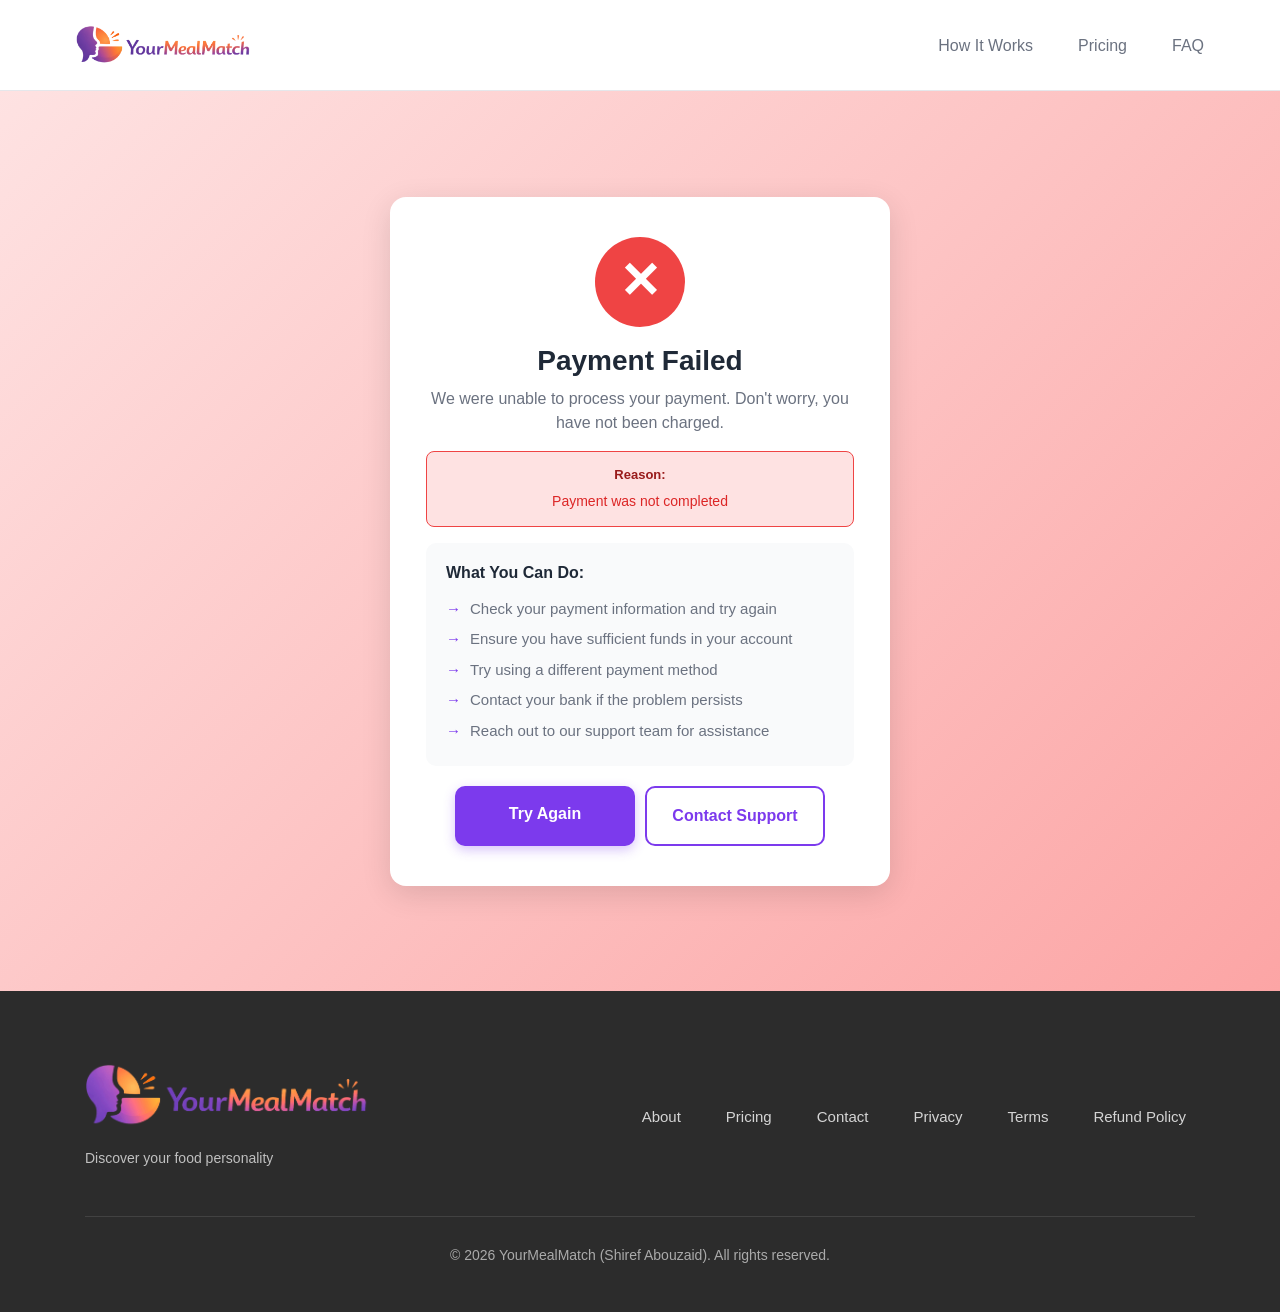
<file: payment-failed/index.html>
<!DOCTYPE html><html><head><meta charset="utf-8"><meta name="viewport" content="width=device-width, initial-scale=1"><title>YourMealMatch.com - Discover Your Food Personality</title><script async src="https://www.googletagmanager.com/gtag/js?id=G-N9KYEZG9EF"></script><script>window.dataLayer = window.dataLayer || [];
function gtag(){dataLayer.push(arguments);}
gtag('js', new Date());
gtag('config', 'G-N9KYEZG9EF');</script><style>:root{--brand-primary:#b6a7f2;--brand-primary-light:#d4cbfa;--brand-primary-dark:#9d8be8;--color-bg:#fafafa;--color-white:#fff;--color-text-primary:#2c2c2c;--color-text-secondary:#6b6b6b;--color-text-light:#9e9e9e;--spacing-xs:.5rem;--spacing-sm:1rem;--spacing-md:1.5rem;--spacing-lg:2.5rem;--spacing-xl:4rem;--spacing-2xl:6rem;--font-primary:-apple-system,BlinkMacSystemFont,"Segoe UI",Roboto,"Helvetica Neue",Arial,sans-serif;--font-size-base:16px;--font-size-lg:18px;--font-size-xl:24px;--font-size-2xl:32px;--font-size-3xl:40px;--line-height-relaxed:1.7;--border-radius:12px;--border-radius-lg:16px;--shadow-sm:0 2px 8px rgba(0,0,0,.06);--shadow-md:0 4px 16px rgba(0,0,0,.08);--transition:all .3s ease}*{box-sizing:border-box;margin:0;padding:0}html{font-size:var(--font-size-base);-webkit-font-smoothing:antialiased;-moz-osx-font-smoothing:grayscale;scroll-behavior:smooth}body{background-color:var(--color-bg);font-family:var(--font-primary);line-height:var(--line-height-relaxed)}body,h1,h2,h3,h4,h5,h6{color:var(--color-text-primary)}h1,h2,h3,h4,h5,h6{font-weight:600;line-height:1.3;margin-bottom:var(--spacing-md)}h1{font-size:var(--font-size-2xl);font-weight:700}h2{font-size:var(--font-size-xl)}h3{font-size:var(--font-size-lg)}p{color:var(--color-text-secondary);font-size:var(--font-size-base);margin-bottom:var(--spacing-md)}.container{margin:0 auto;max-width:1200px;padding:0 var(--spacing-md);width:100%}section{padding:var(--spacing-xl) 0}.btn{border:none;border-radius:var(--border-radius);cursor:pointer;display:inline-block;font-size:var(--font-size-base);font-weight:600;min-height:48px;min-width:48px;padding:var(--spacing-md) var(--spacing-lg);text-align:center;text-decoration:none;transition:var(--transition)}.btn-primary{background-color:var(--brand-primary);box-shadow:var(--shadow-sm);color:var(--color-white)}.btn-primary:hover{background-color:var(--brand-primary-dark);box-shadow:var(--shadow-md);transform:translateY(-2px)}.btn-primary:active{transform:translateY(0)}.card{background:var(--color-white);border-radius:var(--border-radius-lg);box-shadow:var(--shadow-sm);padding:var(--spacing-lg);transition:var(--transition)}.card:hover{box-shadow:var(--shadow-md)}.grid{display:grid;gap:var(--spacing-lg)}@media(min-width:768px){:root{--font-size-base:18px;--font-size-lg:20px;--font-size-xl:28px;--font-size-2xl:42px;--font-size-3xl:56px}.container{padding:0 var(--spacing-lg)}section{padding:var(--spacing-2xl) 0}}@media(min-width:1024px){:root{--font-size-2xl:48px;--font-size-3xl:64px}}:focus-visible{outline:3px solid var(--brand-primary);outline-offset:2px}.form-group{margin-bottom:var(--spacing-lg)}.form-label{display:block;font-weight:600;margin-bottom:var(--spacing-xs)}.form-input,.form-label{color:var(--color-text-primary);font-size:var(--font-size-base)}.form-input{background:var(--color-white);border:2px solid #e0e0e0;border-radius:var(--border-radius);font-family:var(--font-primary);min-height:52px;padding:var(--spacing-md);transition:var(--transition);width:100%}.form-input:focus{border-color:var(--brand-primary);box-shadow:0 0 0 3px #b6a7f21a;outline:none}.form-input::-moz-placeholder{color:var(--color-text-light)}.form-input::placeholder{color:var(--color-text-light)}.form-helper{color:var(--color-text-light);font-size:14px;font-style:italic;margin-bottom:0;margin-top:var(--spacing-xs)}</style><style>.page-container[data-v-c5ae3ae8]{display:flex;flex-direction:column;min-height:100vh}.navbar[data-v-c5ae3ae8]{background:#fff;border-bottom:1px solid #e5e7eb;position:relative;z-index:100}.navbar .container[data-v-c5ae3ae8]{height:100%;margin:0 auto;max-width:1200px;padding:0 1rem}.navbar-content[data-v-c5ae3ae8]{align-items:center;display:flex;flex-direction:column;gap:.5rem;height:100%;justify-content:center;padding:.75rem 0}.logo-link[data-v-c5ae3ae8]{display:block;flex-shrink:0;text-decoration:none;transition:opacity .2s ease}.logo-link[data-v-c5ae3ae8]:hover{opacity:.8}.logo-img[data-v-c5ae3ae8]{display:block;height:28px;width:auto}.nav-links[data-v-c5ae3ae8]{display:flex;gap:1.5rem;list-style:none;margin:0;padding:0}.nav-links li[data-v-c5ae3ae8]{margin:0}.nav-link[data-v-c5ae3ae8]{align-items:center;border-radius:6px;color:#6b7280;display:block;display:flex;font-size:13px;font-weight:500;min-height:36px;padding:.4rem .75rem;text-decoration:none;transition:all .2s ease;white-space:nowrap}.nav-link[data-v-c5ae3ae8]:hover{background:#7c3aed0d;color:#7c3aed}.nav-link[data-v-c5ae3ae8]:active{background:#7c3aed1a;color:#7c3aed}.footer[data-v-c5ae3ae8]{background:var(--color-text-primary);color:var(--color-white);margin-top:auto;padding:var(--spacing-xl) 0 var(--spacing-lg)}.footer-content[data-v-c5ae3ae8]{display:flex;flex-direction:column;gap:var(--spacing-lg);margin-bottom:var(--spacing-lg);text-align:center}.footer-logo-link[data-v-c5ae3ae8]{display:inline-block;margin-bottom:var(--spacing-xs);text-decoration:none;transition:var(--transition)}.footer-logo-link[data-v-c5ae3ae8]:hover{opacity:.85}.footer-logo[data-v-c5ae3ae8]{display:block;filter:brightness(1.2);height:50px;width:auto}.footer-tagline[data-v-c5ae3ae8]{color:#ffffffb3;font-size:14px;margin-bottom:0}.footer-nav[data-v-c5ae3ae8]{display:flex;flex-wrap:wrap;gap:var(--spacing-md);justify-content:center}.footer-link[data-v-c5ae3ae8]{color:#fffc;font-size:15px;padding:var(--spacing-xs);text-decoration:none;transition:var(--transition)}.footer-link[data-v-c5ae3ae8]:hover{color:var(--brand-primary-light)}.footer-bottom[data-v-c5ae3ae8]{border-top:1px solid hsla(0,0%,100%,.1);padding-top:var(--spacing-md);text-align:center}.footer-copyright[data-v-c5ae3ae8]{color:#fff9;font-size:14px;margin-bottom:0}@media(max-width:767px){.navbar .container[data-v-c5ae3ae8]{padding:0 1rem}.navbar-content[data-v-c5ae3ae8]{gap:.5rem;padding:.65rem 0}.logo-img[data-v-c5ae3ae8]{height:26px}.nav-links[data-v-c5ae3ae8]{gap:1.25rem}.nav-link[data-v-c5ae3ae8]{font-size:12px;padding:.35rem .65rem}.footer[data-v-c5ae3ae8]{padding:2rem 0 1.5rem}.footer-content[data-v-c5ae3ae8]{gap:1.5rem;margin-bottom:1.5rem}.footer-logo[data-v-c5ae3ae8]{height:42px}.footer-tagline[data-v-c5ae3ae8]{font-size:13px}.footer-nav[data-v-c5ae3ae8]{gap:.75rem}.footer-link[data-v-c5ae3ae8]{font-size:14px;padding:.4rem}.footer-bottom[data-v-c5ae3ae8]{padding-top:1rem}.footer-copyright[data-v-c5ae3ae8]{font-size:12px}}@media(min-width:768px){.navbar .container[data-v-c5ae3ae8]{padding:0 2rem}.navbar-content[data-v-c5ae3ae8]{flex-direction:row;gap:2rem;justify-content:space-between;padding:1rem 0}.logo-img[data-v-c5ae3ae8]{height:38px}.nav-links[data-v-c5ae3ae8]{gap:2rem}.nav-link[data-v-c5ae3ae8]{border-radius:0;font-size:15px;min-height:auto;padding:.5rem 0}.nav-link[data-v-c5ae3ae8],.nav-link[data-v-c5ae3ae8]:active,.nav-link[data-v-c5ae3ae8]:hover{background:transparent}.footer-logo[data-v-c5ae3ae8]{height:60px}.footer-content[data-v-c5ae3ae8]{align-items:center;flex-direction:row;justify-content:space-between;text-align:left}.footer-nav[data-v-c5ae3ae8]{justify-content:flex-end}}@media(min-width:1024px){.navbar-content[data-v-c5ae3ae8]{padding:1.25rem 0}.logo-img[data-v-c5ae3ae8]{height:40px}.nav-links[data-v-c5ae3ae8]{gap:2.5rem}.nav-link[data-v-c5ae3ae8]{font-size:16px}.footer-logo[data-v-c5ae3ae8]{height:65px}}</style><style>.payment-result-page[data-v-d34c5ef0]{align-items:center;background:linear-gradient(135deg,#fee2e2,#fca5a5);display:flex;min-height:100vh;padding:24px 16px}.result-card[data-v-d34c5ef0]{background:#fff;border-radius:16px;box-shadow:0 8px 30px #0000001f;margin:0 auto;max-width:500px;padding:24px 20px;text-align:center;width:100%}.icon-wrapper[data-v-d34c5ef0]{margin-bottom:16px}.failed-icon[data-v-d34c5ef0]{align-items:center;animation:shakeIn-d34c5ef0 .6s ease-out;background:#ef4444;border-radius:50%;color:#fff;display:inline-flex;font-size:40px;font-weight:700;height:72px;justify-content:center;width:72px}@keyframes shakeIn-d34c5ef0{0%{opacity:0;transform:scale(0) rotate(0)}50%{transform:scale(1.1) rotate(-10deg)}70%{transform:scale(1) rotate(10deg)}to{opacity:1;transform:scale(1) rotate(0)}}.result-title[data-v-d34c5ef0]{color:#1f2937;font-size:22px;font-weight:800;margin-bottom:8px}.result-message[data-v-d34c5ef0]{color:#6b7280;font-size:15px;line-height:1.5;margin-bottom:16px}.error-box[data-v-d34c5ef0]{background:#fee2e2;border:1px solid #ef4444;border-radius:8px;margin-bottom:16px;padding:12px}.error-label[data-v-d34c5ef0]{color:#991b1b;font-size:13px;font-weight:600;margin-bottom:4px}.error-text[data-v-d34c5ef0]{color:#dc2626;font-size:14px;font-weight:500;margin:0}.info-box[data-v-d34c5ef0]{background:#f9fafb;border-radius:10px;margin-bottom:20px;padding:16px;text-align:left}.info-title[data-v-d34c5ef0]{color:#1f2937;font-size:16px;font-weight:700;margin-bottom:10px}.info-list[data-v-d34c5ef0]{list-style:none;margin:0;padding:0}.info-list li[data-v-d34c5ef0]{color:#6b7280;font-size:14px;line-height:1.5;padding:4px 0 4px 24px;position:relative}.info-list li[data-v-d34c5ef0]:before{color:#7c3aed;content:"→";font-weight:700;left:0;position:absolute}.action-buttons[data-v-d34c5ef0]{display:flex;flex-direction:column;gap:10px}.btn[data-v-d34c5ef0]{border-radius:10px;display:inline-block;font-size:16px;font-weight:600;padding:14px 24px;text-align:center;text-decoration:none;transition:all .3s ease}.btn-primary[data-v-d34c5ef0]{background:#7c3aed;box-shadow:0 4px 12px #7c3aed4d;color:#fff}.btn-primary[data-v-d34c5ef0]:hover{background:#6d28d9;box-shadow:0 6px 16px #7c3aed66;transform:translateY(-2px)}.btn-secondary[data-v-d34c5ef0]{background:#fff;border:2px solid #7c3aed;color:#7c3aed}.btn-secondary[data-v-d34c5ef0]:hover{background:#f5f3ff;box-shadow:0 4px 12px #7c3aed26;transform:translateY(-2px)}@media(min-width:768px){.payment-result-page[data-v-d34c5ef0]{padding:40px 20px}.result-card[data-v-d34c5ef0]{padding:40px 36px}.failed-icon[data-v-d34c5ef0]{font-size:50px;height:90px;width:90px}.result-title[data-v-d34c5ef0]{font-size:28px}.result-message[data-v-d34c5ef0]{font-size:16px}.info-box[data-v-d34c5ef0]{padding:20px}.info-list li[data-v-d34c5ef0]{font-size:15px}.action-buttons[data-v-d34c5ef0]{flex-direction:row;justify-content:center}.btn[data-v-d34c5ef0]{min-width:180px}}</style><link rel="stylesheet" href="/_nuxt/entry.CrqnxK01.css" crossorigin><link rel="preload" as="fetch" crossorigin="anonymous" href="/payment-failed/_payload.json?a6c67942-340d-43c3-a8c4-4f4fb8c81d0f"><link rel="modulepreload" as="script" crossorigin href="/_nuxt/ExPHrAIT.js"><link rel="modulepreload" as="script" crossorigin href="/_nuxt/CqFjfxtH.js"><link rel="modulepreload" as="script" crossorigin href="/_nuxt/Dnqxf7FM.js"><link rel="modulepreload" as="script" crossorigin href="/_nuxt/BJkSA-Ex.js"><link rel="preload" as="fetch" fetchpriority="low" crossorigin="anonymous" href="/_nuxt/builds/meta/a6c67942-340d-43c3-a8c4-4f4fb8c81d0f.json"><script type="module" src="/_nuxt/ExPHrAIT.js" crossorigin></script><link rel="prefetch" as="image" type="image/png" href="/_nuxt/logo.tZ4POSzX.png"><meta name="description" content="Discover which healthy meals match your food personality and which ones probably don't. Privacy-first lifestyle insights, no face recognition, no biometric data."><meta name="keywords" content="food personality, meal matching, healthy meals, lifestyle insights, food preferences"><meta name="theme-color" content="#7c3aed"><meta property="og:title" content="YourMealMatch.com - Discover Your Food Personality"><meta property="og:description" content="Find healthy meals you'll love based on your unique food personality"><meta property="og:type" content="website"><link rel="icon" type="image/png" href="/favicon-96x96.png" sizes="96x96"><link rel="icon" type="image/svg+xml" href="/favicon.svg"><link rel="shortcut icon" href="/favicon.ico"><link rel="apple-touch-icon" sizes="180x180" href="/apple-touch-icon.png"><link rel="manifest" href="/site.webmanifest"><script id="unhead:payload" type="application/json">{"title":"YourMealMatch.com - Discover Your Food Personality"}</script></head><body><div id="__nuxt"><div class="page-container" data-v-c5ae3ae8><nav class="navbar" role="navigation" aria-label="Main navigation" data-v-c5ae3ae8><div class="container" data-v-c5ae3ae8><div class="navbar-content" data-v-c5ae3ae8><a href="/" class="logo-link" aria-label="YourMealMatch home" data-v-c5ae3ae8><img src="/_nuxt/logo.tZ4POSzX.png" alt="YourMealMatch logo" class="logo-img" data-v-c5ae3ae8></a><ul class="nav-links" role="list" data-v-c5ae3ae8><li data-v-c5ae3ae8><a href="#how-it-works" class="nav-link" data-v-c5ae3ae8>How It Works</a></li><li data-v-c5ae3ae8><a href="/pricing" class="nav-link" data-v-c5ae3ae8>Pricing</a></li><li data-v-c5ae3ae8><a href="#faq" class="nav-link" data-v-c5ae3ae8>FAQ</a></li></ul></div></div></nav><!--[--><div class="payment-result-page" data-v-d34c5ef0><div class="container" data-v-d34c5ef0><div class="result-card failed-card" data-v-d34c5ef0><div class="icon-wrapper" data-v-d34c5ef0><div class="failed-icon" data-v-d34c5ef0>✕</div></div><h1 class="result-title" data-v-d34c5ef0>Payment Failed</h1><p class="result-message" data-v-d34c5ef0> We were unable to process your payment. Don&#39;t worry, you have not been charged. </p><div class="error-box" data-v-d34c5ef0><p class="error-label" data-v-d34c5ef0>Reason:</p><p class="error-text" data-v-d34c5ef0></p></div><div class="info-box" data-v-d34c5ef0><h3 class="info-title" data-v-d34c5ef0>What You Can Do:</h3><ul class="info-list" data-v-d34c5ef0><li data-v-d34c5ef0>Check your payment information and try again</li><li data-v-d34c5ef0>Ensure you have sufficient funds in your account</li><li data-v-d34c5ef0>Try using a different payment method</li><li data-v-d34c5ef0>Contact your bank if the problem persists</li><li data-v-d34c5ef0>Reach out to our support team for assistance</li></ul></div><div class="action-buttons" data-v-d34c5ef0><a href="/" class="btn btn-primary" data-v-d34c5ef0> Try Again </a><a href="/contact" class="btn btn-secondary" data-v-d34c5ef0> Contact Support </a></div></div></div></div><!--]--><footer class="footer" data-v-c5ae3ae8><div class="container" data-v-c5ae3ae8><div class="footer-content" data-v-c5ae3ae8><div class="footer-brand" data-v-c5ae3ae8><a href="/" class="footer-logo-link" data-v-c5ae3ae8><img src="/_nuxt/logo.tZ4POSzX.png" alt="YourMealMatch.com" class="footer-logo" data-v-c5ae3ae8></a><p class="footer-tagline" data-v-c5ae3ae8>Discover your food personality</p></div><nav class="footer-nav" data-v-c5ae3ae8><a href="/about" class="footer-link" data-v-c5ae3ae8>About</a><a href="/pricing" class="footer-link" data-v-c5ae3ae8>Pricing</a><a href="/contact" class="footer-link" data-v-c5ae3ae8>Contact</a><a href="/privacy" class="footer-link" data-v-c5ae3ae8>Privacy</a><a href="/terms" class="footer-link" data-v-c5ae3ae8>Terms</a><a href="/refund-policy" class="footer-link" data-v-c5ae3ae8>Refund Policy</a></nav></div><div class="footer-bottom" data-v-c5ae3ae8><p class="footer-copyright" data-v-c5ae3ae8> © 2026 YourMealMatch (Shiref Abouzaid). All rights reserved. </p></div></div></footer></div></div><div id="teleports"></div><script>window.__NUXT__={};window.__NUXT__.config={public:{},app:{baseURL:"/",buildId:"a6c67942-340d-43c3-a8c4-4f4fb8c81d0f",buildAssetsDir:"/_nuxt/",cdnURL:""}}</script><script type="application/json" data-nuxt-data="nuxt-app" data-ssr="true" id="__NUXT_DATA__" data-src="/payment-failed/_payload.json?a6c67942-340d-43c3-a8c4-4f4fb8c81d0f">[{"state":1,"once":3,"_errors":4,"serverRendered":6,"path":7,"prerenderedAt":8},["Reactive",2],{},["Set"],["ShallowReactive",5],{},true,"/payment-failed",1773482402646]</script></body></html>
</file>
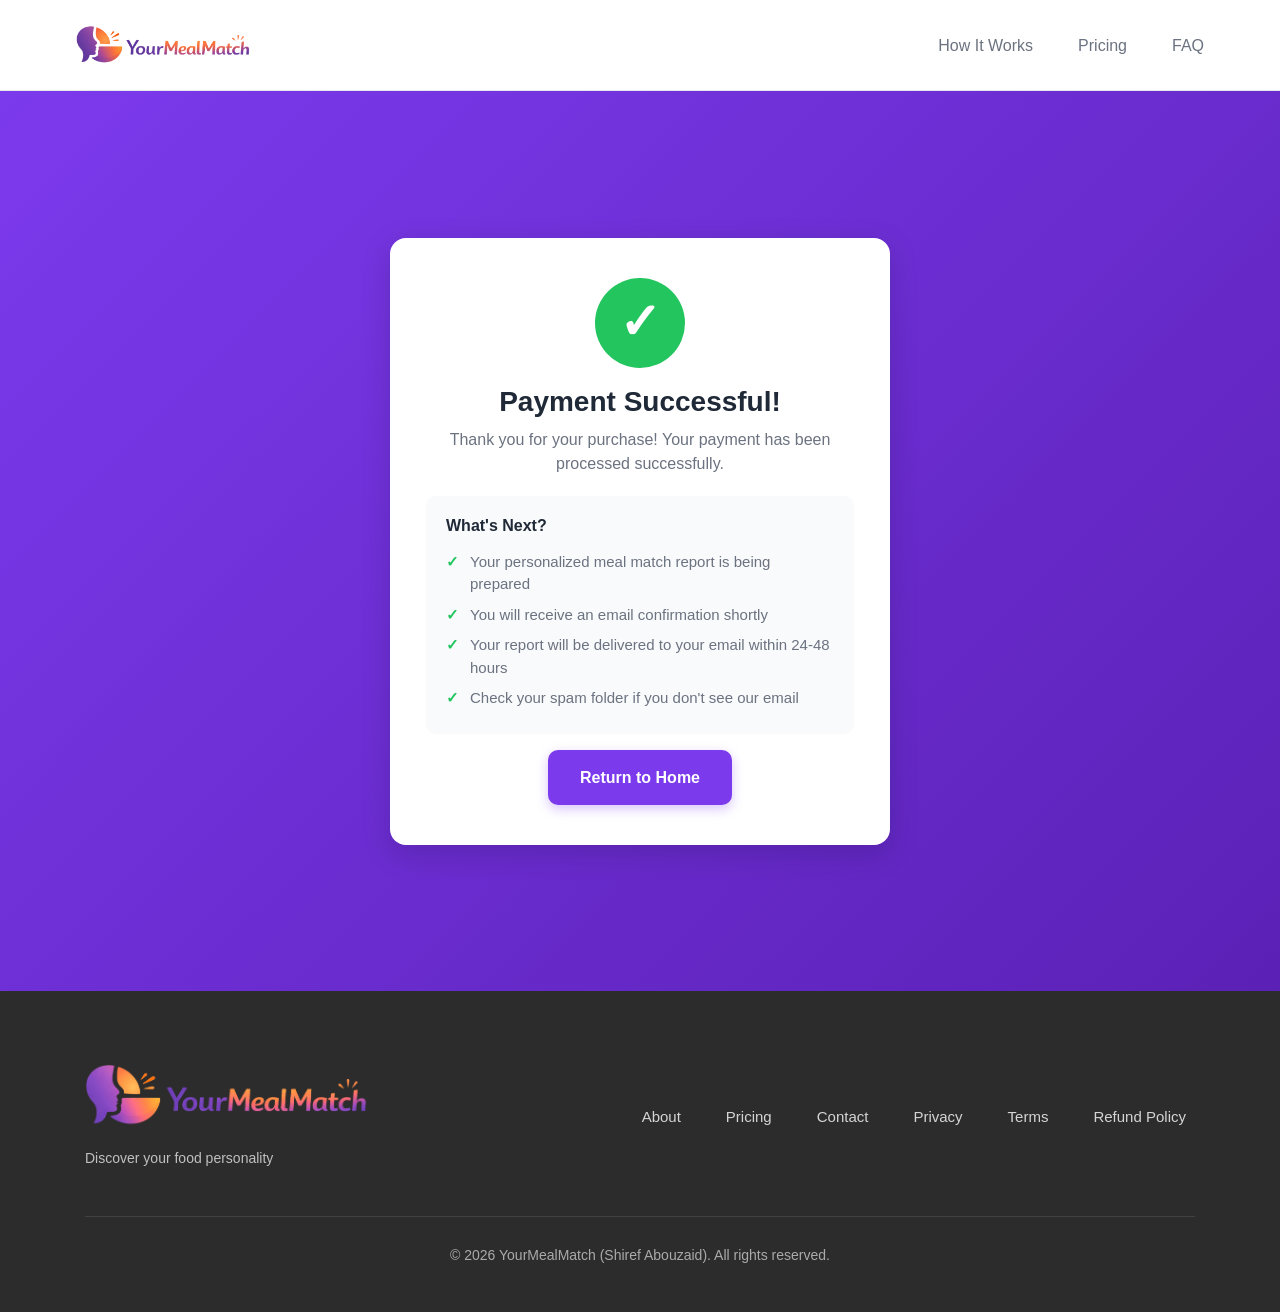
<file: payment-success/index.html>
<!DOCTYPE html><html><head><meta charset="utf-8"><meta name="viewport" content="width=device-width, initial-scale=1"><title>YourMealMatch.com - Discover Your Food Personality</title><script async src="https://www.googletagmanager.com/gtag/js?id=G-N9KYEZG9EF"></script><script>window.dataLayer = window.dataLayer || [];
function gtag(){dataLayer.push(arguments);}
gtag('js', new Date());
gtag('config', 'G-N9KYEZG9EF');</script><style>:root{--brand-primary:#b6a7f2;--brand-primary-light:#d4cbfa;--brand-primary-dark:#9d8be8;--color-bg:#fafafa;--color-white:#fff;--color-text-primary:#2c2c2c;--color-text-secondary:#6b6b6b;--color-text-light:#9e9e9e;--spacing-xs:.5rem;--spacing-sm:1rem;--spacing-md:1.5rem;--spacing-lg:2.5rem;--spacing-xl:4rem;--spacing-2xl:6rem;--font-primary:-apple-system,BlinkMacSystemFont,"Segoe UI",Roboto,"Helvetica Neue",Arial,sans-serif;--font-size-base:16px;--font-size-lg:18px;--font-size-xl:24px;--font-size-2xl:32px;--font-size-3xl:40px;--line-height-relaxed:1.7;--border-radius:12px;--border-radius-lg:16px;--shadow-sm:0 2px 8px rgba(0,0,0,.06);--shadow-md:0 4px 16px rgba(0,0,0,.08);--transition:all .3s ease}*{box-sizing:border-box;margin:0;padding:0}html{font-size:var(--font-size-base);-webkit-font-smoothing:antialiased;-moz-osx-font-smoothing:grayscale;scroll-behavior:smooth}body{background-color:var(--color-bg);font-family:var(--font-primary);line-height:var(--line-height-relaxed)}body,h1,h2,h3,h4,h5,h6{color:var(--color-text-primary)}h1,h2,h3,h4,h5,h6{font-weight:600;line-height:1.3;margin-bottom:var(--spacing-md)}h1{font-size:var(--font-size-2xl);font-weight:700}h2{font-size:var(--font-size-xl)}h3{font-size:var(--font-size-lg)}p{color:var(--color-text-secondary);font-size:var(--font-size-base);margin-bottom:var(--spacing-md)}.container{margin:0 auto;max-width:1200px;padding:0 var(--spacing-md);width:100%}section{padding:var(--spacing-xl) 0}.btn{border:none;border-radius:var(--border-radius);cursor:pointer;display:inline-block;font-size:var(--font-size-base);font-weight:600;min-height:48px;min-width:48px;padding:var(--spacing-md) var(--spacing-lg);text-align:center;text-decoration:none;transition:var(--transition)}.btn-primary{background-color:var(--brand-primary);box-shadow:var(--shadow-sm);color:var(--color-white)}.btn-primary:hover{background-color:var(--brand-primary-dark);box-shadow:var(--shadow-md);transform:translateY(-2px)}.btn-primary:active{transform:translateY(0)}.card{background:var(--color-white);border-radius:var(--border-radius-lg);box-shadow:var(--shadow-sm);padding:var(--spacing-lg);transition:var(--transition)}.card:hover{box-shadow:var(--shadow-md)}.grid{display:grid;gap:var(--spacing-lg)}@media(min-width:768px){:root{--font-size-base:18px;--font-size-lg:20px;--font-size-xl:28px;--font-size-2xl:42px;--font-size-3xl:56px}.container{padding:0 var(--spacing-lg)}section{padding:var(--spacing-2xl) 0}}@media(min-width:1024px){:root{--font-size-2xl:48px;--font-size-3xl:64px}}:focus-visible{outline:3px solid var(--brand-primary);outline-offset:2px}.form-group{margin-bottom:var(--spacing-lg)}.form-label{display:block;font-weight:600;margin-bottom:var(--spacing-xs)}.form-input,.form-label{color:var(--color-text-primary);font-size:var(--font-size-base)}.form-input{background:var(--color-white);border:2px solid #e0e0e0;border-radius:var(--border-radius);font-family:var(--font-primary);min-height:52px;padding:var(--spacing-md);transition:var(--transition);width:100%}.form-input:focus{border-color:var(--brand-primary);box-shadow:0 0 0 3px #b6a7f21a;outline:none}.form-input::-moz-placeholder{color:var(--color-text-light)}.form-input::placeholder{color:var(--color-text-light)}.form-helper{color:var(--color-text-light);font-size:14px;font-style:italic;margin-bottom:0;margin-top:var(--spacing-xs)}</style><style>.page-container[data-v-c5ae3ae8]{display:flex;flex-direction:column;min-height:100vh}.navbar[data-v-c5ae3ae8]{background:#fff;border-bottom:1px solid #e5e7eb;position:relative;z-index:100}.navbar .container[data-v-c5ae3ae8]{height:100%;margin:0 auto;max-width:1200px;padding:0 1rem}.navbar-content[data-v-c5ae3ae8]{align-items:center;display:flex;flex-direction:column;gap:.5rem;height:100%;justify-content:center;padding:.75rem 0}.logo-link[data-v-c5ae3ae8]{display:block;flex-shrink:0;text-decoration:none;transition:opacity .2s ease}.logo-link[data-v-c5ae3ae8]:hover{opacity:.8}.logo-img[data-v-c5ae3ae8]{display:block;height:28px;width:auto}.nav-links[data-v-c5ae3ae8]{display:flex;gap:1.5rem;list-style:none;margin:0;padding:0}.nav-links li[data-v-c5ae3ae8]{margin:0}.nav-link[data-v-c5ae3ae8]{align-items:center;border-radius:6px;color:#6b7280;display:block;display:flex;font-size:13px;font-weight:500;min-height:36px;padding:.4rem .75rem;text-decoration:none;transition:all .2s ease;white-space:nowrap}.nav-link[data-v-c5ae3ae8]:hover{background:#7c3aed0d;color:#7c3aed}.nav-link[data-v-c5ae3ae8]:active{background:#7c3aed1a;color:#7c3aed}.footer[data-v-c5ae3ae8]{background:var(--color-text-primary);color:var(--color-white);margin-top:auto;padding:var(--spacing-xl) 0 var(--spacing-lg)}.footer-content[data-v-c5ae3ae8]{display:flex;flex-direction:column;gap:var(--spacing-lg);margin-bottom:var(--spacing-lg);text-align:center}.footer-logo-link[data-v-c5ae3ae8]{display:inline-block;margin-bottom:var(--spacing-xs);text-decoration:none;transition:var(--transition)}.footer-logo-link[data-v-c5ae3ae8]:hover{opacity:.85}.footer-logo[data-v-c5ae3ae8]{display:block;filter:brightness(1.2);height:50px;width:auto}.footer-tagline[data-v-c5ae3ae8]{color:#ffffffb3;font-size:14px;margin-bottom:0}.footer-nav[data-v-c5ae3ae8]{display:flex;flex-wrap:wrap;gap:var(--spacing-md);justify-content:center}.footer-link[data-v-c5ae3ae8]{color:#fffc;font-size:15px;padding:var(--spacing-xs);text-decoration:none;transition:var(--transition)}.footer-link[data-v-c5ae3ae8]:hover{color:var(--brand-primary-light)}.footer-bottom[data-v-c5ae3ae8]{border-top:1px solid hsla(0,0%,100%,.1);padding-top:var(--spacing-md);text-align:center}.footer-copyright[data-v-c5ae3ae8]{color:#fff9;font-size:14px;margin-bottom:0}@media(max-width:767px){.navbar .container[data-v-c5ae3ae8]{padding:0 1rem}.navbar-content[data-v-c5ae3ae8]{gap:.5rem;padding:.65rem 0}.logo-img[data-v-c5ae3ae8]{height:26px}.nav-links[data-v-c5ae3ae8]{gap:1.25rem}.nav-link[data-v-c5ae3ae8]{font-size:12px;padding:.35rem .65rem}.footer[data-v-c5ae3ae8]{padding:2rem 0 1.5rem}.footer-content[data-v-c5ae3ae8]{gap:1.5rem;margin-bottom:1.5rem}.footer-logo[data-v-c5ae3ae8]{height:42px}.footer-tagline[data-v-c5ae3ae8]{font-size:13px}.footer-nav[data-v-c5ae3ae8]{gap:.75rem}.footer-link[data-v-c5ae3ae8]{font-size:14px;padding:.4rem}.footer-bottom[data-v-c5ae3ae8]{padding-top:1rem}.footer-copyright[data-v-c5ae3ae8]{font-size:12px}}@media(min-width:768px){.navbar .container[data-v-c5ae3ae8]{padding:0 2rem}.navbar-content[data-v-c5ae3ae8]{flex-direction:row;gap:2rem;justify-content:space-between;padding:1rem 0}.logo-img[data-v-c5ae3ae8]{height:38px}.nav-links[data-v-c5ae3ae8]{gap:2rem}.nav-link[data-v-c5ae3ae8]{border-radius:0;font-size:15px;min-height:auto;padding:.5rem 0}.nav-link[data-v-c5ae3ae8],.nav-link[data-v-c5ae3ae8]:active,.nav-link[data-v-c5ae3ae8]:hover{background:transparent}.footer-logo[data-v-c5ae3ae8]{height:60px}.footer-content[data-v-c5ae3ae8]{align-items:center;flex-direction:row;justify-content:space-between;text-align:left}.footer-nav[data-v-c5ae3ae8]{justify-content:flex-end}}@media(min-width:1024px){.navbar-content[data-v-c5ae3ae8]{padding:1.25rem 0}.logo-img[data-v-c5ae3ae8]{height:40px}.nav-links[data-v-c5ae3ae8]{gap:2.5rem}.nav-link[data-v-c5ae3ae8]{font-size:16px}.footer-logo[data-v-c5ae3ae8]{height:65px}}</style><style>.payment-result-page[data-v-439fa880]{align-items:center;background:linear-gradient(135deg,#7c3aed,#5b21b6);display:flex;min-height:100vh;padding:24px 16px}.result-card[data-v-439fa880]{background:#fff;border-radius:16px;box-shadow:0 8px 30px #00000026;margin:0 auto;max-width:500px;padding:24px 20px;text-align:center;width:100%}.icon-wrapper[data-v-439fa880]{margin-bottom:16px}.success-icon[data-v-439fa880]{align-items:center;animation:scaleIn-439fa880 .5s ease-out;background:#22c55e;border-radius:50%;color:#fff;display:inline-flex;font-size:40px;font-weight:700;height:72px;justify-content:center;width:72px}@keyframes scaleIn-439fa880{0%{opacity:0;transform:scale(0)}50%{transform:scale(1.1)}to{opacity:1;transform:scale(1)}}.result-title[data-v-439fa880]{color:#1f2937;font-size:22px;font-weight:800;margin-bottom:8px}.result-message[data-v-439fa880]{color:#6b7280;font-size:15px;line-height:1.5;margin-bottom:20px}.info-box[data-v-439fa880]{background:#f9fafb;border-radius:10px;margin-bottom:16px;padding:16px;text-align:left}.info-title[data-v-439fa880]{color:#1f2937;font-size:16px;font-weight:700;margin-bottom:10px}.info-list[data-v-439fa880]{list-style:none;margin:0;padding:0}.info-list li[data-v-439fa880]{color:#6b7280;font-size:14px;line-height:1.5;padding:4px 0 4px 24px;position:relative}.info-list li[data-v-439fa880]:before{color:#22c55e;content:"✓";font-weight:700;left:0;position:absolute}.order-reference[data-v-439fa880]{background:#f0f9ff;border:1px solid #0ea5e9;border-radius:8px;margin-bottom:16px;padding:12px}.reference-label[data-v-439fa880]{color:#6b7280;font-size:13px;font-weight:500;margin-bottom:4px}.reference-number[data-v-439fa880]{color:#1f2937;font-family:monospace;font-size:15px;font-weight:700;margin:0;word-break:break-all}.action-buttons[data-v-439fa880]{display:flex;justify-content:center}.btn[data-v-439fa880]{border-radius:10px;display:inline-block;font-size:16px;font-weight:600;padding:14px 32px;text-align:center;text-decoration:none;transition:all .3s ease}.btn-primary[data-v-439fa880]{background:#7c3aed;box-shadow:0 4px 12px #7c3aed4d;color:#fff}.btn-primary[data-v-439fa880]:hover{background:#6d28d9;box-shadow:0 6px 16px #7c3aed66;transform:translateY(-2px)}.spinner-wrapper[data-v-439fa880]{align-items:center;display:flex;flex-direction:column;gap:20px;padding:40px 0}.spinner[data-v-439fa880]{animation:spin-439fa880 .8s linear infinite;border:4px solid #e5e7eb;border-radius:50%;border-top-color:#7c3aed;height:48px;width:48px}@keyframes spin-439fa880{to{transform:rotate(1turn)}}.spinner-text[data-v-439fa880]{color:#6b7280;font-size:15px;font-weight:500;margin:0}.failed-icon[data-v-439fa880]{align-items:center;background:#ef4444;border-radius:50%;color:#fff;display:inline-flex;font-size:40px;font-weight:700;height:72px;justify-content:center;width:72px}@media(min-width:768px){.payment-result-page[data-v-439fa880]{padding:40px 20px}.result-card[data-v-439fa880]{padding:40px 36px}.success-icon[data-v-439fa880]{font-size:50px;height:90px;width:90px}.result-title[data-v-439fa880]{font-size:28px}.result-message[data-v-439fa880]{font-size:16px}.info-box[data-v-439fa880]{padding:20px}.info-list li[data-v-439fa880]{font-size:15px}}</style><link rel="stylesheet" href="/_nuxt/entry.CrqnxK01.css" crossorigin><link rel="preload" as="fetch" crossorigin="anonymous" href="/payment-success/_payload.json?a6c67942-340d-43c3-a8c4-4f4fb8c81d0f"><link rel="modulepreload" as="script" crossorigin href="/_nuxt/ExPHrAIT.js"><link rel="modulepreload" as="script" crossorigin href="/_nuxt/CqFjfxtH.js"><link rel="modulepreload" as="script" crossorigin href="/_nuxt/Dnqxf7FM.js"><link rel="modulepreload" as="script" crossorigin href="/_nuxt/BsUeu1-Y.js"><link rel="preload" as="fetch" fetchpriority="low" crossorigin="anonymous" href="/_nuxt/builds/meta/a6c67942-340d-43c3-a8c4-4f4fb8c81d0f.json"><script type="module" src="/_nuxt/ExPHrAIT.js" crossorigin></script><link rel="prefetch" as="image" type="image/png" href="/_nuxt/logo.tZ4POSzX.png"><meta name="description" content="Discover which healthy meals match your food personality and which ones probably don't. Privacy-first lifestyle insights, no face recognition, no biometric data."><meta name="keywords" content="food personality, meal matching, healthy meals, lifestyle insights, food preferences"><meta name="theme-color" content="#7c3aed"><meta property="og:title" content="YourMealMatch.com - Discover Your Food Personality"><meta property="og:description" content="Find healthy meals you'll love based on your unique food personality"><meta property="og:type" content="website"><link rel="icon" type="image/png" href="/favicon-96x96.png" sizes="96x96"><link rel="icon" type="image/svg+xml" href="/favicon.svg"><link rel="shortcut icon" href="/favicon.ico"><link rel="apple-touch-icon" sizes="180x180" href="/apple-touch-icon.png"><link rel="manifest" href="/site.webmanifest"><script id="unhead:payload" type="application/json">{"title":"YourMealMatch.com - Discover Your Food Personality"}</script></head><body><div id="__nuxt"><div class="page-container" data-v-c5ae3ae8><nav class="navbar" role="navigation" aria-label="Main navigation" data-v-c5ae3ae8><div class="container" data-v-c5ae3ae8><div class="navbar-content" data-v-c5ae3ae8><a href="/" class="logo-link" aria-label="YourMealMatch home" data-v-c5ae3ae8><img src="/_nuxt/logo.tZ4POSzX.png" alt="YourMealMatch logo" class="logo-img" data-v-c5ae3ae8></a><ul class="nav-links" role="list" data-v-c5ae3ae8><li data-v-c5ae3ae8><a href="#how-it-works" class="nav-link" data-v-c5ae3ae8>How It Works</a></li><li data-v-c5ae3ae8><a href="/pricing" class="nav-link" data-v-c5ae3ae8>Pricing</a></li><li data-v-c5ae3ae8><a href="#faq" class="nav-link" data-v-c5ae3ae8>FAQ</a></li></ul></div></div></nav><!--[--><div class="payment-result-page" data-v-439fa880><div class="container" data-v-439fa880><div class="result-card success-card" data-v-439fa880><div class="icon-wrapper" data-v-439fa880><div class="success-icon" data-v-439fa880>✓</div></div><h1 class="result-title" data-v-439fa880>Payment Successful!</h1><p class="result-message" data-v-439fa880> Thank you for your purchase! Your payment has been processed successfully. </p><div class="info-box" data-v-439fa880><h3 class="info-title" data-v-439fa880>What&#39;s Next?</h3><ul class="info-list" data-v-439fa880><li data-v-439fa880>Your personalized meal match report is being prepared</li><li data-v-439fa880>You will receive an email confirmation shortly</li><li data-v-439fa880>Your report will be delivered to your email within 24-48 hours</li><li data-v-439fa880>Check your spam folder if you don&#39;t see our email</li></ul></div><!----><div class="action-buttons" data-v-439fa880><a href="/" class="btn btn-primary" data-v-439fa880> Return to Home </a></div></div></div></div><!--]--><footer class="footer" data-v-c5ae3ae8><div class="container" data-v-c5ae3ae8><div class="footer-content" data-v-c5ae3ae8><div class="footer-brand" data-v-c5ae3ae8><a href="/" class="footer-logo-link" data-v-c5ae3ae8><img src="/_nuxt/logo.tZ4POSzX.png" alt="YourMealMatch.com" class="footer-logo" data-v-c5ae3ae8></a><p class="footer-tagline" data-v-c5ae3ae8>Discover your food personality</p></div><nav class="footer-nav" data-v-c5ae3ae8><a href="/about" class="footer-link" data-v-c5ae3ae8>About</a><a href="/pricing" class="footer-link" data-v-c5ae3ae8>Pricing</a><a href="/contact" class="footer-link" data-v-c5ae3ae8>Contact</a><a href="/privacy" class="footer-link" data-v-c5ae3ae8>Privacy</a><a href="/terms" class="footer-link" data-v-c5ae3ae8>Terms</a><a href="/refund-policy" class="footer-link" data-v-c5ae3ae8>Refund Policy</a></nav></div><div class="footer-bottom" data-v-c5ae3ae8><p class="footer-copyright" data-v-c5ae3ae8> © 2026 YourMealMatch (Shiref Abouzaid). All rights reserved. </p></div></div></footer></div></div><div id="teleports"></div><script>window.__NUXT__={};window.__NUXT__.config={public:{},app:{baseURL:"/",buildId:"a6c67942-340d-43c3-a8c4-4f4fb8c81d0f",buildAssetsDir:"/_nuxt/",cdnURL:""}}</script><script type="application/json" data-nuxt-data="nuxt-app" data-ssr="true" id="__NUXT_DATA__" data-src="/payment-success/_payload.json?a6c67942-340d-43c3-a8c4-4f4fb8c81d0f">[{"state":1,"once":3,"_errors":4,"serverRendered":6,"path":7,"prerenderedAt":8},["Reactive",2],{},["Set"],["ShallowReactive",5],{},true,"/payment-success",1773482402777]</script></body></html>
</file>
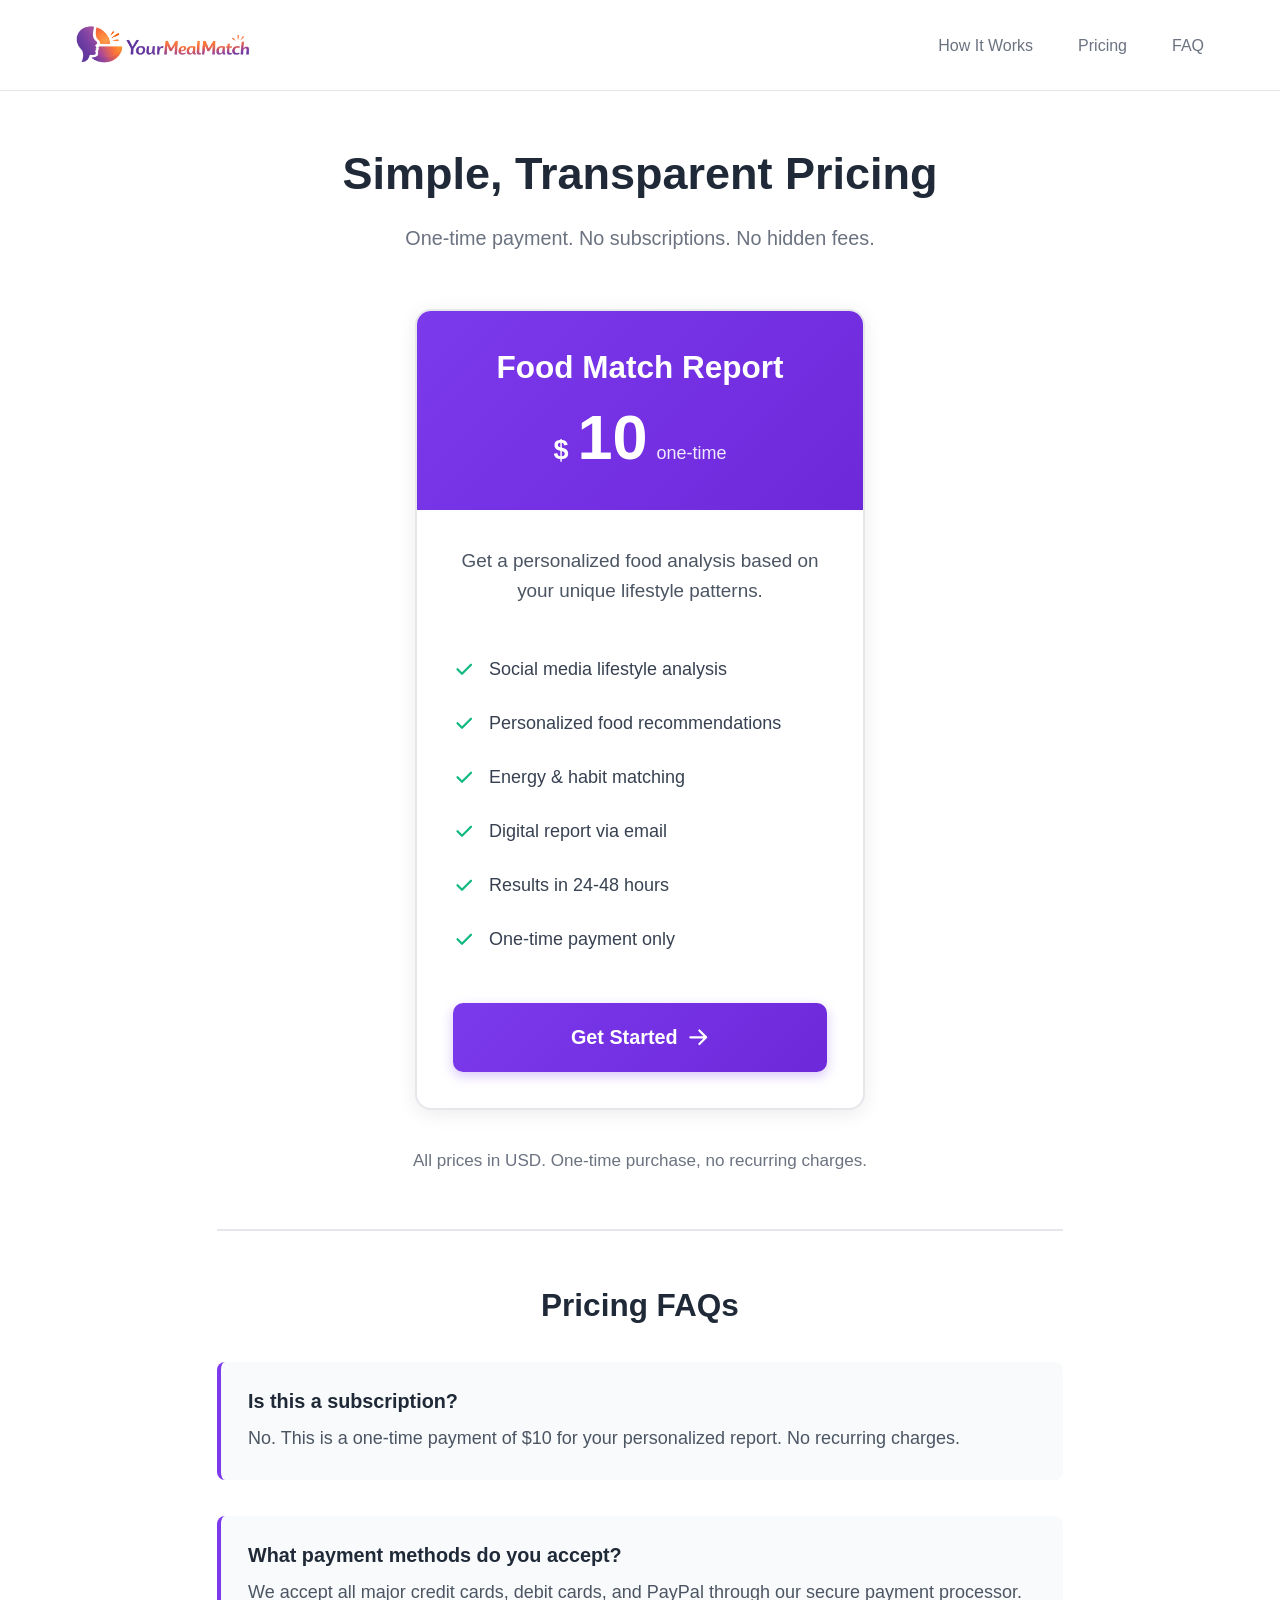
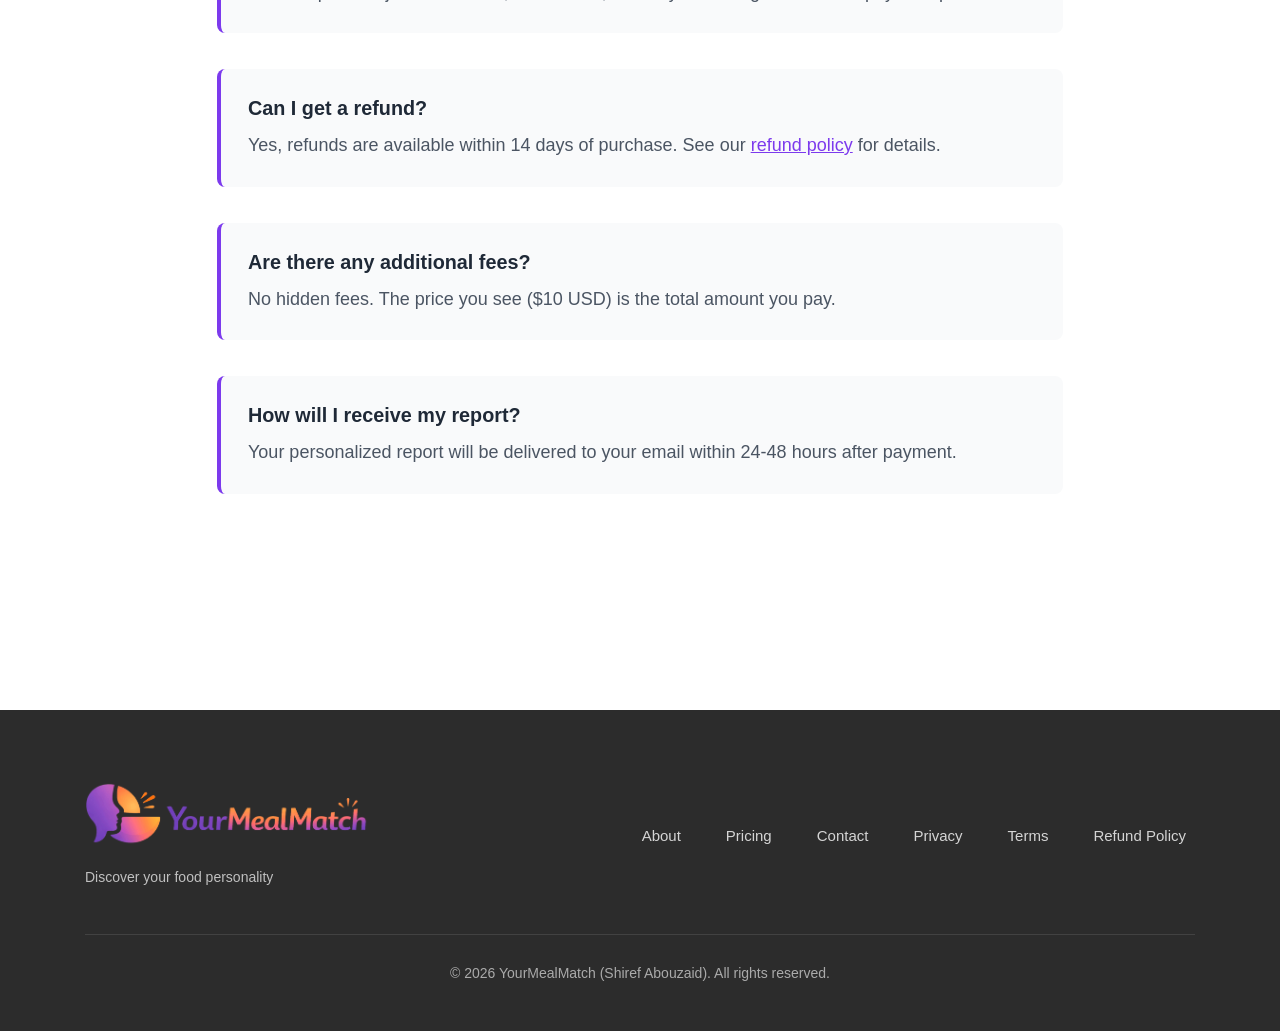
<file: pricing/index.html>
<!DOCTYPE html><html><head><meta charset="utf-8"><meta name="viewport" content="width=device-width, initial-scale=1"><title>YourMealMatch.com - Discover Your Food Personality</title><script async src="https://www.googletagmanager.com/gtag/js?id=G-N9KYEZG9EF"></script><script>window.dataLayer = window.dataLayer || [];
function gtag(){dataLayer.push(arguments);}
gtag('js', new Date());
gtag('config', 'G-N9KYEZG9EF');</script><style>:root{--brand-primary:#b6a7f2;--brand-primary-light:#d4cbfa;--brand-primary-dark:#9d8be8;--color-bg:#fafafa;--color-white:#fff;--color-text-primary:#2c2c2c;--color-text-secondary:#6b6b6b;--color-text-light:#9e9e9e;--spacing-xs:.5rem;--spacing-sm:1rem;--spacing-md:1.5rem;--spacing-lg:2.5rem;--spacing-xl:4rem;--spacing-2xl:6rem;--font-primary:-apple-system,BlinkMacSystemFont,"Segoe UI",Roboto,"Helvetica Neue",Arial,sans-serif;--font-size-base:16px;--font-size-lg:18px;--font-size-xl:24px;--font-size-2xl:32px;--font-size-3xl:40px;--line-height-relaxed:1.7;--border-radius:12px;--border-radius-lg:16px;--shadow-sm:0 2px 8px rgba(0,0,0,.06);--shadow-md:0 4px 16px rgba(0,0,0,.08);--transition:all .3s ease}*{box-sizing:border-box;margin:0;padding:0}html{font-size:var(--font-size-base);-webkit-font-smoothing:antialiased;-moz-osx-font-smoothing:grayscale;scroll-behavior:smooth}body{background-color:var(--color-bg);font-family:var(--font-primary);line-height:var(--line-height-relaxed)}body,h1,h2,h3,h4,h5,h6{color:var(--color-text-primary)}h1,h2,h3,h4,h5,h6{font-weight:600;line-height:1.3;margin-bottom:var(--spacing-md)}h1{font-size:var(--font-size-2xl);font-weight:700}h2{font-size:var(--font-size-xl)}h3{font-size:var(--font-size-lg)}p{color:var(--color-text-secondary);font-size:var(--font-size-base);margin-bottom:var(--spacing-md)}.container{margin:0 auto;max-width:1200px;padding:0 var(--spacing-md);width:100%}section{padding:var(--spacing-xl) 0}.btn{border:none;border-radius:var(--border-radius);cursor:pointer;display:inline-block;font-size:var(--font-size-base);font-weight:600;min-height:48px;min-width:48px;padding:var(--spacing-md) var(--spacing-lg);text-align:center;text-decoration:none;transition:var(--transition)}.btn-primary{background-color:var(--brand-primary);box-shadow:var(--shadow-sm);color:var(--color-white)}.btn-primary:hover{background-color:var(--brand-primary-dark);box-shadow:var(--shadow-md);transform:translateY(-2px)}.btn-primary:active{transform:translateY(0)}.card{background:var(--color-white);border-radius:var(--border-radius-lg);box-shadow:var(--shadow-sm);padding:var(--spacing-lg);transition:var(--transition)}.card:hover{box-shadow:var(--shadow-md)}.grid{display:grid;gap:var(--spacing-lg)}@media(min-width:768px){:root{--font-size-base:18px;--font-size-lg:20px;--font-size-xl:28px;--font-size-2xl:42px;--font-size-3xl:56px}.container{padding:0 var(--spacing-lg)}section{padding:var(--spacing-2xl) 0}}@media(min-width:1024px){:root{--font-size-2xl:48px;--font-size-3xl:64px}}:focus-visible{outline:3px solid var(--brand-primary);outline-offset:2px}.form-group{margin-bottom:var(--spacing-lg)}.form-label{display:block;font-weight:600;margin-bottom:var(--spacing-xs)}.form-input,.form-label{color:var(--color-text-primary);font-size:var(--font-size-base)}.form-input{background:var(--color-white);border:2px solid #e0e0e0;border-radius:var(--border-radius);font-family:var(--font-primary);min-height:52px;padding:var(--spacing-md);transition:var(--transition);width:100%}.form-input:focus{border-color:var(--brand-primary);box-shadow:0 0 0 3px #b6a7f21a;outline:none}.form-input::-moz-placeholder{color:var(--color-text-light)}.form-input::placeholder{color:var(--color-text-light)}.form-helper{color:var(--color-text-light);font-size:14px;font-style:italic;margin-bottom:0;margin-top:var(--spacing-xs)}</style><style>.page-container[data-v-c5ae3ae8]{display:flex;flex-direction:column;min-height:100vh}.navbar[data-v-c5ae3ae8]{background:#fff;border-bottom:1px solid #e5e7eb;position:relative;z-index:100}.navbar .container[data-v-c5ae3ae8]{height:100%;margin:0 auto;max-width:1200px;padding:0 1rem}.navbar-content[data-v-c5ae3ae8]{align-items:center;display:flex;flex-direction:column;gap:.5rem;height:100%;justify-content:center;padding:.75rem 0}.logo-link[data-v-c5ae3ae8]{display:block;flex-shrink:0;text-decoration:none;transition:opacity .2s ease}.logo-link[data-v-c5ae3ae8]:hover{opacity:.8}.logo-img[data-v-c5ae3ae8]{display:block;height:28px;width:auto}.nav-links[data-v-c5ae3ae8]{display:flex;gap:1.5rem;list-style:none;margin:0;padding:0}.nav-links li[data-v-c5ae3ae8]{margin:0}.nav-link[data-v-c5ae3ae8]{align-items:center;border-radius:6px;color:#6b7280;display:block;display:flex;font-size:13px;font-weight:500;min-height:36px;padding:.4rem .75rem;text-decoration:none;transition:all .2s ease;white-space:nowrap}.nav-link[data-v-c5ae3ae8]:hover{background:#7c3aed0d;color:#7c3aed}.nav-link[data-v-c5ae3ae8]:active{background:#7c3aed1a;color:#7c3aed}.footer[data-v-c5ae3ae8]{background:var(--color-text-primary);color:var(--color-white);margin-top:auto;padding:var(--spacing-xl) 0 var(--spacing-lg)}.footer-content[data-v-c5ae3ae8]{display:flex;flex-direction:column;gap:var(--spacing-lg);margin-bottom:var(--spacing-lg);text-align:center}.footer-logo-link[data-v-c5ae3ae8]{display:inline-block;margin-bottom:var(--spacing-xs);text-decoration:none;transition:var(--transition)}.footer-logo-link[data-v-c5ae3ae8]:hover{opacity:.85}.footer-logo[data-v-c5ae3ae8]{display:block;filter:brightness(1.2);height:50px;width:auto}.footer-tagline[data-v-c5ae3ae8]{color:#ffffffb3;font-size:14px;margin-bottom:0}.footer-nav[data-v-c5ae3ae8]{display:flex;flex-wrap:wrap;gap:var(--spacing-md);justify-content:center}.footer-link[data-v-c5ae3ae8]{color:#fffc;font-size:15px;padding:var(--spacing-xs);text-decoration:none;transition:var(--transition)}.footer-link[data-v-c5ae3ae8]:hover{color:var(--brand-primary-light)}.footer-bottom[data-v-c5ae3ae8]{border-top:1px solid hsla(0,0%,100%,.1);padding-top:var(--spacing-md);text-align:center}.footer-copyright[data-v-c5ae3ae8]{color:#fff9;font-size:14px;margin-bottom:0}@media(max-width:767px){.navbar .container[data-v-c5ae3ae8]{padding:0 1rem}.navbar-content[data-v-c5ae3ae8]{gap:.5rem;padding:.65rem 0}.logo-img[data-v-c5ae3ae8]{height:26px}.nav-links[data-v-c5ae3ae8]{gap:1.25rem}.nav-link[data-v-c5ae3ae8]{font-size:12px;padding:.35rem .65rem}.footer[data-v-c5ae3ae8]{padding:2rem 0 1.5rem}.footer-content[data-v-c5ae3ae8]{gap:1.5rem;margin-bottom:1.5rem}.footer-logo[data-v-c5ae3ae8]{height:42px}.footer-tagline[data-v-c5ae3ae8]{font-size:13px}.footer-nav[data-v-c5ae3ae8]{gap:.75rem}.footer-link[data-v-c5ae3ae8]{font-size:14px;padding:.4rem}.footer-bottom[data-v-c5ae3ae8]{padding-top:1rem}.footer-copyright[data-v-c5ae3ae8]{font-size:12px}}@media(min-width:768px){.navbar .container[data-v-c5ae3ae8]{padding:0 2rem}.navbar-content[data-v-c5ae3ae8]{flex-direction:row;gap:2rem;justify-content:space-between;padding:1rem 0}.logo-img[data-v-c5ae3ae8]{height:38px}.nav-links[data-v-c5ae3ae8]{gap:2rem}.nav-link[data-v-c5ae3ae8]{border-radius:0;font-size:15px;min-height:auto;padding:.5rem 0}.nav-link[data-v-c5ae3ae8],.nav-link[data-v-c5ae3ae8]:active,.nav-link[data-v-c5ae3ae8]:hover{background:transparent}.footer-logo[data-v-c5ae3ae8]{height:60px}.footer-content[data-v-c5ae3ae8]{align-items:center;flex-direction:row;justify-content:space-between;text-align:left}.footer-nav[data-v-c5ae3ae8]{justify-content:flex-end}}@media(min-width:1024px){.navbar-content[data-v-c5ae3ae8]{padding:1.25rem 0}.logo-img[data-v-c5ae3ae8]{height:40px}.nav-links[data-v-c5ae3ae8]{gap:2.5rem}.nav-link[data-v-c5ae3ae8]{font-size:16px}.footer-logo[data-v-c5ae3ae8]{height:65px}}</style><style>.pricing-section[data-v-aad3e4ed]{background:#fff;flex:1;padding:3rem 0 4rem}.container[data-v-aad3e4ed]{margin:0 auto;max-width:900px;padding:0 1.5rem}.pricing-hero[data-v-aad3e4ed]{margin-bottom:3rem;text-align:center}.page-title[data-v-aad3e4ed]{color:#1f2937;font-size:2.5rem;font-weight:800;margin-bottom:1rem}.hero-subtitle[data-v-aad3e4ed]{color:#6b7280;font-size:1.1rem;margin-bottom:0}.pricing-card-container[data-v-aad3e4ed]{display:flex;justify-content:center;margin-bottom:2rem}.pricing-card[data-v-aad3e4ed]{background:#fff;border:2px solid #e5e7eb;border-radius:16px;box-shadow:0 4px 20px #00000014;max-width:450px;overflow:hidden;transition:all .3s ease;width:100%}.pricing-card[data-v-aad3e4ed]:hover{border-color:#7c3aed;box-shadow:0 8px 30px #7c3aed26;transform:translateY(-4px)}.card-header[data-v-aad3e4ed]{background:linear-gradient(135deg,#7c3aed,#6d28d9);color:#fff;padding:2rem;text-align:center}.card-header h2[data-v-aad3e4ed]{font-size:1.75rem;font-weight:700;margin-bottom:1rem}.price[data-v-aad3e4ed]{align-items:baseline;display:flex;gap:.5rem;justify-content:center}.currency[data-v-aad3e4ed]{font-size:1.5rem;font-weight:600}.amount[data-v-aad3e4ed]{font-size:3.5rem;font-weight:800;line-height:1}.period[data-v-aad3e4ed]{font-size:1rem;opacity:.9}.card-body[data-v-aad3e4ed]{padding:2rem}.description[data-v-aad3e4ed]{color:#4b5563;font-size:1.05rem;line-height:1.6;margin-bottom:2rem;text-align:center}.features-list[data-v-aad3e4ed]{list-style:none;margin:0 0 2rem;padding:0}.features-list li[data-v-aad3e4ed]{align-items:flex-start;color:#374151;display:flex;font-size:1rem;gap:.75rem;line-height:1.5;padding:.75rem 0}.check-icon[data-v-aad3e4ed]{color:#10b981;flex-shrink:0;height:1.25rem;margin-top:.125rem;width:1.25rem}.cta-button[data-v-aad3e4ed]{align-items:center;background:linear-gradient(135deg,#7c3aed,#6d28d9);border-radius:10px;box-shadow:0 4px 12px #7c3aed4d;color:#fff;display:flex;font-size:1.1rem;font-weight:700;gap:.5rem;justify-content:center;padding:1rem 2rem;text-decoration:none;transition:all .3s ease;width:100%}.cta-button[data-v-aad3e4ed]:hover{background:linear-gradient(135deg,#6d28d9,#5b21b6);box-shadow:0 6px 20px #7c3aed66;transform:translateY(-2px)}.cta-button[data-v-aad3e4ed]:active{transform:translateY(0)}.arrow-icon[data-v-aad3e4ed]{height:1.25rem;width:1.25rem}.pricing-note[data-v-aad3e4ed]{margin-bottom:3rem;text-align:center}.pricing-note p[data-v-aad3e4ed]{color:#6b7280;font-size:.95rem;margin:0}.pricing-faq[data-v-aad3e4ed]{border-top:2px solid #e5e7eb;padding-top:3rem}.pricing-faq h3[data-v-aad3e4ed]{color:#1f2937;font-size:1.75rem;font-weight:700;margin-bottom:2rem;text-align:center}.faq-item[data-v-aad3e4ed]{background:#f9fafb;border-left:4px solid #7c3aed;border-radius:8px;margin-bottom:2rem;padding:1.5rem}.faq-item h4[data-v-aad3e4ed]{color:#1f2937;font-size:1.1rem;font-weight:600;margin-bottom:.5rem}.faq-item p[data-v-aad3e4ed]{color:#4b5563;line-height:1.6;margin:0}.faq-item .link[data-v-aad3e4ed]{color:#7c3aed;text-decoration:underline;transition:color .2s ease}.faq-item .link[data-v-aad3e4ed]:hover{color:#6d28d9}@media(max-width:767px){.pricing-section[data-v-aad3e4ed]{padding:1.5rem 0 2rem}.container[data-v-aad3e4ed]{padding:0 1rem}.pricing-hero[data-v-aad3e4ed]{margin-bottom:2rem}.page-title[data-v-aad3e4ed]{font-size:1.75rem;margin-bottom:.75rem}.hero-subtitle[data-v-aad3e4ed]{font-size:1rem}.card-header[data-v-aad3e4ed]{padding:1.5rem}.card-header h2[data-v-aad3e4ed]{font-size:1.5rem;margin-bottom:.75rem}.amount[data-v-aad3e4ed]{font-size:2.75rem}.currency[data-v-aad3e4ed]{font-size:1.25rem}.period[data-v-aad3e4ed]{font-size:.9rem}.card-body[data-v-aad3e4ed]{padding:1.5rem}.description[data-v-aad3e4ed]{font-size:1rem;margin-bottom:1.5rem}.features-list li[data-v-aad3e4ed]{font-size:.95rem;padding:.65rem 0}.check-icon[data-v-aad3e4ed]{height:1.1rem;width:1.1rem}.cta-button[data-v-aad3e4ed]{font-size:1rem;padding:.875rem 1.5rem}.pricing-faq[data-v-aad3e4ed]{padding-top:2rem}.pricing-faq h3[data-v-aad3e4ed]{font-size:1.5rem;margin-bottom:1.5rem}.faq-item[data-v-aad3e4ed]{margin-bottom:1.5rem;padding:1.25rem}.faq-item h4[data-v-aad3e4ed]{font-size:1rem}.faq-item p[data-v-aad3e4ed]{font-size:.95rem}}@media(min-width:768px)and (max-width:1023px){.pricing-section[data-v-aad3e4ed]{padding:2.5rem 0 3.5rem}.page-title[data-v-aad3e4ed]{font-size:2.25rem}}@media(max-width:480px){.card-body[data-v-aad3e4ed],.card-header[data-v-aad3e4ed]{padding:1.25rem}.faq-item[data-v-aad3e4ed]{padding:1rem}}</style><link rel="stylesheet" href="/_nuxt/entry.CrqnxK01.css" crossorigin><link rel="preload" as="fetch" crossorigin="anonymous" href="/pricing/_payload.json?a6c67942-340d-43c3-a8c4-4f4fb8c81d0f"><link rel="modulepreload" as="script" crossorigin href="/_nuxt/ExPHrAIT.js"><link rel="modulepreload" as="script" crossorigin href="/_nuxt/CqFjfxtH.js"><link rel="modulepreload" as="script" crossorigin href="/_nuxt/Dnqxf7FM.js"><link rel="modulepreload" as="script" crossorigin href="/_nuxt/Cjyc9et5.js"><link rel="preload" as="fetch" fetchpriority="low" crossorigin="anonymous" href="/_nuxt/builds/meta/a6c67942-340d-43c3-a8c4-4f4fb8c81d0f.json"><script type="module" src="/_nuxt/ExPHrAIT.js" crossorigin></script><link rel="prefetch" as="image" type="image/png" href="/_nuxt/logo.tZ4POSzX.png"><meta name="description" content="Discover which healthy meals match your food personality and which ones probably don't. Privacy-first lifestyle insights, no face recognition, no biometric data."><meta name="keywords" content="food personality, meal matching, healthy meals, lifestyle insights, food preferences"><meta name="theme-color" content="#7c3aed"><meta property="og:title" content="YourMealMatch.com - Discover Your Food Personality"><meta property="og:description" content="Find healthy meals you'll love based on your unique food personality"><meta property="og:type" content="website"><link rel="icon" type="image/png" href="/favicon-96x96.png" sizes="96x96"><link rel="icon" type="image/svg+xml" href="/favicon.svg"><link rel="shortcut icon" href="/favicon.ico"><link rel="apple-touch-icon" sizes="180x180" href="/apple-touch-icon.png"><link rel="manifest" href="/site.webmanifest"><script id="unhead:payload" type="application/json">{"title":"YourMealMatch.com - Discover Your Food Personality"}</script></head><body><div id="__nuxt"><div class="page-container" data-v-c5ae3ae8><nav class="navbar" role="navigation" aria-label="Main navigation" data-v-c5ae3ae8><div class="container" data-v-c5ae3ae8><div class="navbar-content" data-v-c5ae3ae8><a href="/" class="logo-link" aria-label="YourMealMatch home" data-v-c5ae3ae8><img src="/_nuxt/logo.tZ4POSzX.png" alt="YourMealMatch logo" class="logo-img" data-v-c5ae3ae8></a><ul class="nav-links" role="list" data-v-c5ae3ae8><li data-v-c5ae3ae8><a href="#how-it-works" class="nav-link" data-v-c5ae3ae8>How It Works</a></li><li data-v-c5ae3ae8><a aria-current="page" href="/pricing" class="router-link-active router-link-exact-active nav-link" data-v-c5ae3ae8>Pricing</a></li><li data-v-c5ae3ae8><a href="#faq" class="nav-link" data-v-c5ae3ae8>FAQ</a></li></ul></div></div></nav><!--[--><section class="pricing-section" data-v-aad3e4ed><div class="container" data-v-aad3e4ed><div class="pricing-hero" data-v-aad3e4ed><h1 class="page-title" data-v-aad3e4ed>Simple, Transparent Pricing</h1><p class="hero-subtitle" data-v-aad3e4ed>One-time payment. No subscriptions. No hidden fees.</p></div><div class="pricing-card-container" data-v-aad3e4ed><div class="pricing-card" data-v-aad3e4ed><div class="card-header" data-v-aad3e4ed><h2 class="text-white" style="color:#fff;" data-v-aad3e4ed>Food Match Report</h2><div class="price" data-v-aad3e4ed><span class="currency" data-v-aad3e4ed>$</span><span class="amount" data-v-aad3e4ed>10</span><span class="period" data-v-aad3e4ed>one-time</span></div></div><div class="card-body" data-v-aad3e4ed><p class="description" data-v-aad3e4ed> Get a personalized food analysis based on your unique lifestyle patterns. </p><ul class="features-list" data-v-aad3e4ed><li data-v-aad3e4ed><svg class="check-icon" viewBox="0 0 20 20" fill="currentColor" data-v-aad3e4ed><path fill-rule="evenodd" d="M16.707 5.293a1 1 0 010 1.414l-8 8a1 1 0 01-1.414 0l-4-4a1 1 0 011.414-1.414L8 12.586l7.293-7.293a1 1 0 011.414 0z" clip-rule="evenodd" data-v-aad3e4ed></path></svg> Social media lifestyle analysis </li><li data-v-aad3e4ed><svg class="check-icon" viewBox="0 0 20 20" fill="currentColor" data-v-aad3e4ed><path fill-rule="evenodd" d="M16.707 5.293a1 1 0 010 1.414l-8 8a1 1 0 01-1.414 0l-4-4a1 1 0 011.414-1.414L8 12.586l7.293-7.293a1 1 0 011.414 0z" clip-rule="evenodd" data-v-aad3e4ed></path></svg> Personalized food recommendations </li><li data-v-aad3e4ed><svg class="check-icon" viewBox="0 0 20 20" fill="currentColor" data-v-aad3e4ed><path fill-rule="evenodd" d="M16.707 5.293a1 1 0 010 1.414l-8 8a1 1 0 01-1.414 0l-4-4a1 1 0 011.414-1.414L8 12.586l7.293-7.293a1 1 0 011.414 0z" clip-rule="evenodd" data-v-aad3e4ed></path></svg> Energy &amp; habit matching </li><li data-v-aad3e4ed><svg class="check-icon" viewBox="0 0 20 20" fill="currentColor" data-v-aad3e4ed><path fill-rule="evenodd" d="M16.707 5.293a1 1 0 010 1.414l-8 8a1 1 0 01-1.414 0l-4-4a1 1 0 011.414-1.414L8 12.586l7.293-7.293a1 1 0 011.414 0z" clip-rule="evenodd" data-v-aad3e4ed></path></svg> Digital report via email </li><li data-v-aad3e4ed><svg class="check-icon" viewBox="0 0 20 20" fill="currentColor" data-v-aad3e4ed><path fill-rule="evenodd" d="M16.707 5.293a1 1 0 010 1.414l-8 8a1 1 0 01-1.414 0l-4-4a1 1 0 011.414-1.414L8 12.586l7.293-7.293a1 1 0 011.414 0z" clip-rule="evenodd" data-v-aad3e4ed></path></svg> Results in 24-48 hours </li><li data-v-aad3e4ed><svg class="check-icon" viewBox="0 0 20 20" fill="currentColor" data-v-aad3e4ed><path fill-rule="evenodd" d="M16.707 5.293a1 1 0 010 1.414l-8 8a1 1 0 01-1.414 0l-4-4a1 1 0 011.414-1.414L8 12.586l7.293-7.293a1 1 0 011.414 0z" clip-rule="evenodd" data-v-aad3e4ed></path></svg> One-time payment only </li></ul><a href="/#get-started" class="cta-button" data-v-aad3e4ed> Get Started <svg class="arrow-icon" viewBox="0 0 20 20" fill="currentColor" data-v-aad3e4ed><path fill-rule="evenodd" d="M10.293 3.293a1 1 0 011.414 0l6 6a1 1 0 010 1.414l-6 6a1 1 0 01-1.414-1.414L14.586 11H3a1 1 0 110-2h11.586l-4.293-4.293a1 1 0 010-1.414z" clip-rule="evenodd" data-v-aad3e4ed></path></svg></a></div></div></div><div class="pricing-note" data-v-aad3e4ed><p data-v-aad3e4ed>All prices in USD. One-time purchase, no recurring charges.</p></div><section class="pricing-faq" data-v-aad3e4ed><h3 data-v-aad3e4ed>Pricing FAQs</h3><div class="faq-item" data-v-aad3e4ed><h4 data-v-aad3e4ed>Is this a subscription?</h4><p data-v-aad3e4ed>No. This is a one-time payment of $10 for your personalized report. No recurring charges.</p></div><div class="faq-item" data-v-aad3e4ed><h4 data-v-aad3e4ed>What payment methods do you accept?</h4><p data-v-aad3e4ed>We accept all major credit cards, debit cards, and PayPal through our secure payment processor.</p></div><div class="faq-item" data-v-aad3e4ed><h4 data-v-aad3e4ed>Can I get a refund?</h4><p data-v-aad3e4ed>Yes, refunds are available within 14 days of purchase. See our <a href="/refund-policy" class="link" data-v-aad3e4ed>refund policy</a> for details.</p></div><div class="faq-item" data-v-aad3e4ed><h4 data-v-aad3e4ed>Are there any additional fees?</h4><p data-v-aad3e4ed>No hidden fees. The price you see ($10 USD) is the total amount you pay.</p></div><div class="faq-item" data-v-aad3e4ed><h4 data-v-aad3e4ed>How will I receive my report?</h4><p data-v-aad3e4ed>Your personalized report will be delivered to your email within 24-48 hours after payment.</p></div></section></div></section><!--]--><footer class="footer" data-v-c5ae3ae8><div class="container" data-v-c5ae3ae8><div class="footer-content" data-v-c5ae3ae8><div class="footer-brand" data-v-c5ae3ae8><a href="/" class="footer-logo-link" data-v-c5ae3ae8><img src="/_nuxt/logo.tZ4POSzX.png" alt="YourMealMatch.com" class="footer-logo" data-v-c5ae3ae8></a><p class="footer-tagline" data-v-c5ae3ae8>Discover your food personality</p></div><nav class="footer-nav" data-v-c5ae3ae8><a href="/about" class="footer-link" data-v-c5ae3ae8>About</a><a aria-current="page" href="/pricing" class="router-link-active router-link-exact-active footer-link" data-v-c5ae3ae8>Pricing</a><a href="/contact" class="footer-link" data-v-c5ae3ae8>Contact</a><a href="/privacy" class="footer-link" data-v-c5ae3ae8>Privacy</a><a href="/terms" class="footer-link" data-v-c5ae3ae8>Terms</a><a href="/refund-policy" class="footer-link" data-v-c5ae3ae8>Refund Policy</a></nav></div><div class="footer-bottom" data-v-c5ae3ae8><p class="footer-copyright" data-v-c5ae3ae8> © 2026 YourMealMatch (Shiref Abouzaid). All rights reserved. </p></div></div></footer></div></div><div id="teleports"></div><script>window.__NUXT__={};window.__NUXT__.config={public:{},app:{baseURL:"/",buildId:"a6c67942-340d-43c3-a8c4-4f4fb8c81d0f",buildAssetsDir:"/_nuxt/",cdnURL:""}}</script><script type="application/json" data-nuxt-data="nuxt-app" data-ssr="true" id="__NUXT_DATA__" data-src="/pricing/_payload.json?a6c67942-340d-43c3-a8c4-4f4fb8c81d0f">[{"state":1,"once":3,"_errors":4,"serverRendered":6,"path":7,"prerenderedAt":8},["Reactive",2],{},["Set"],["ShallowReactive",5],{},true,"/pricing",1773482402645]</script></body></html>
</file>
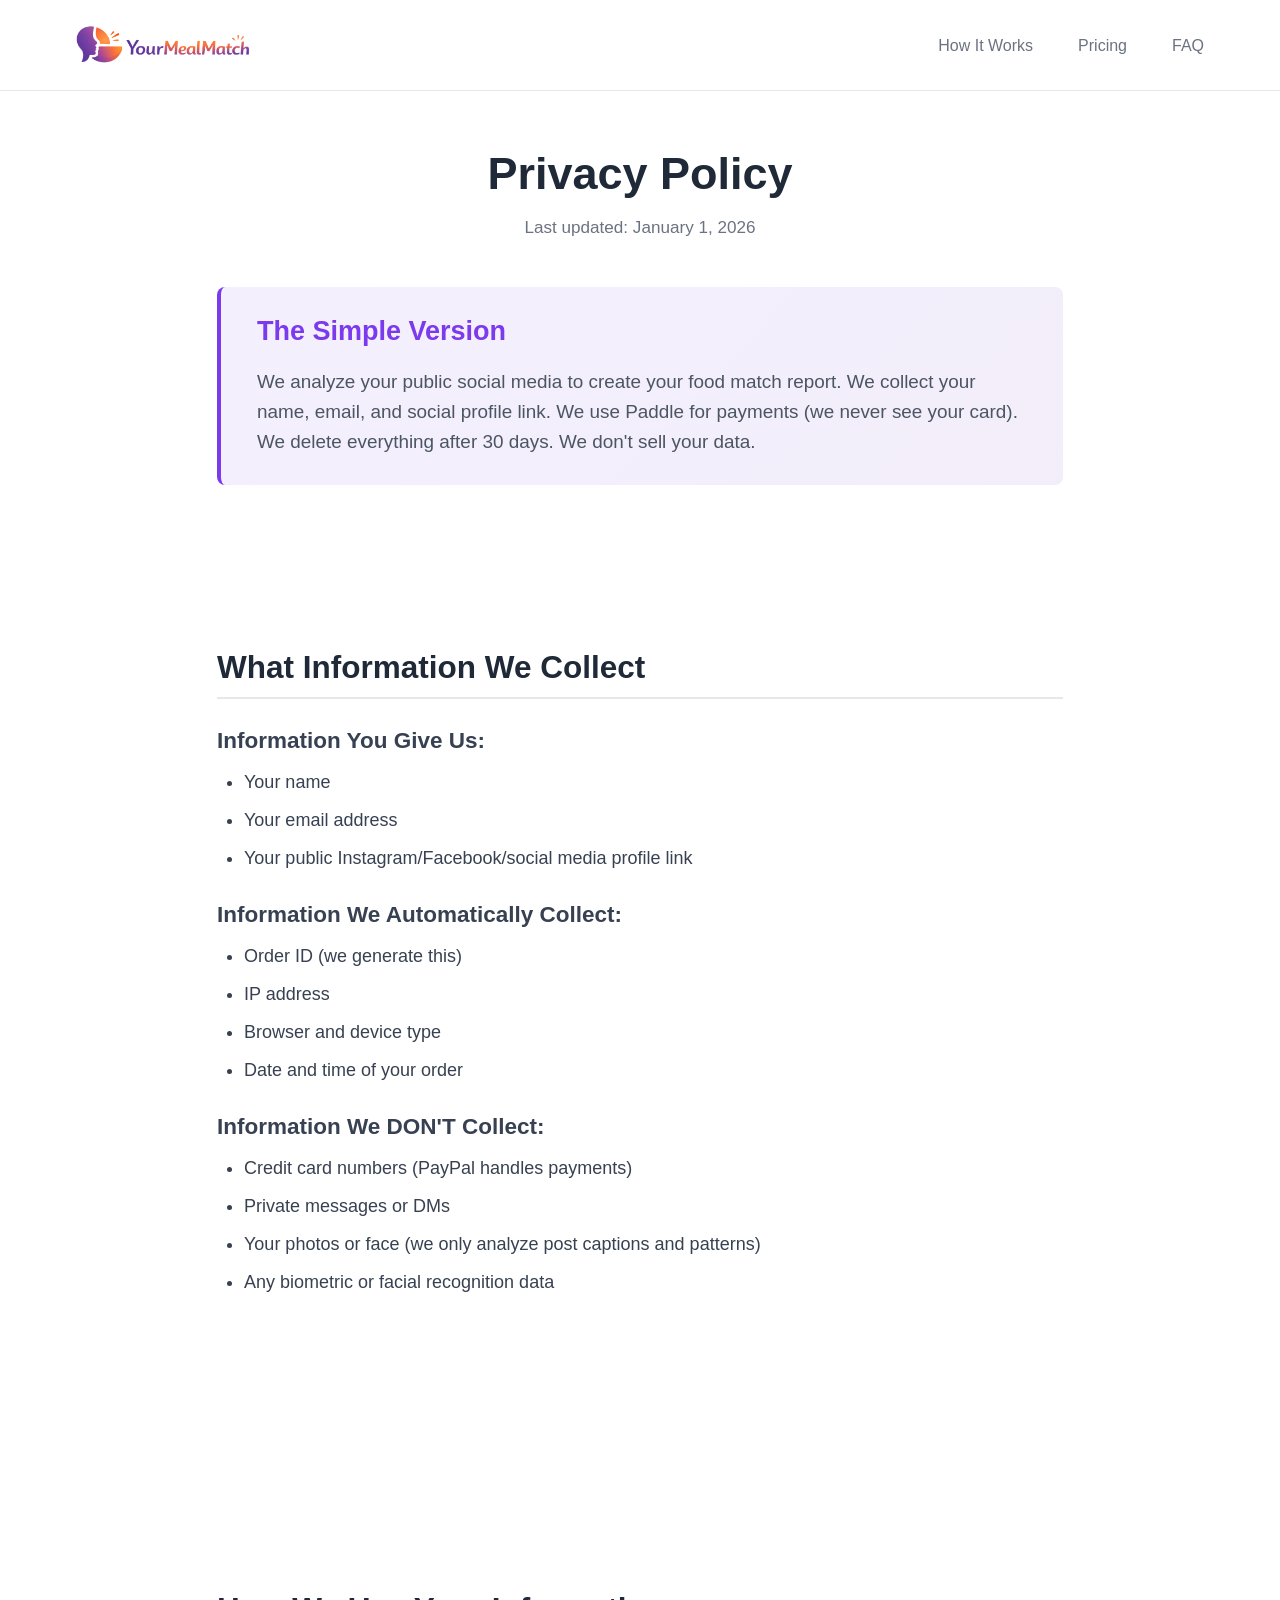
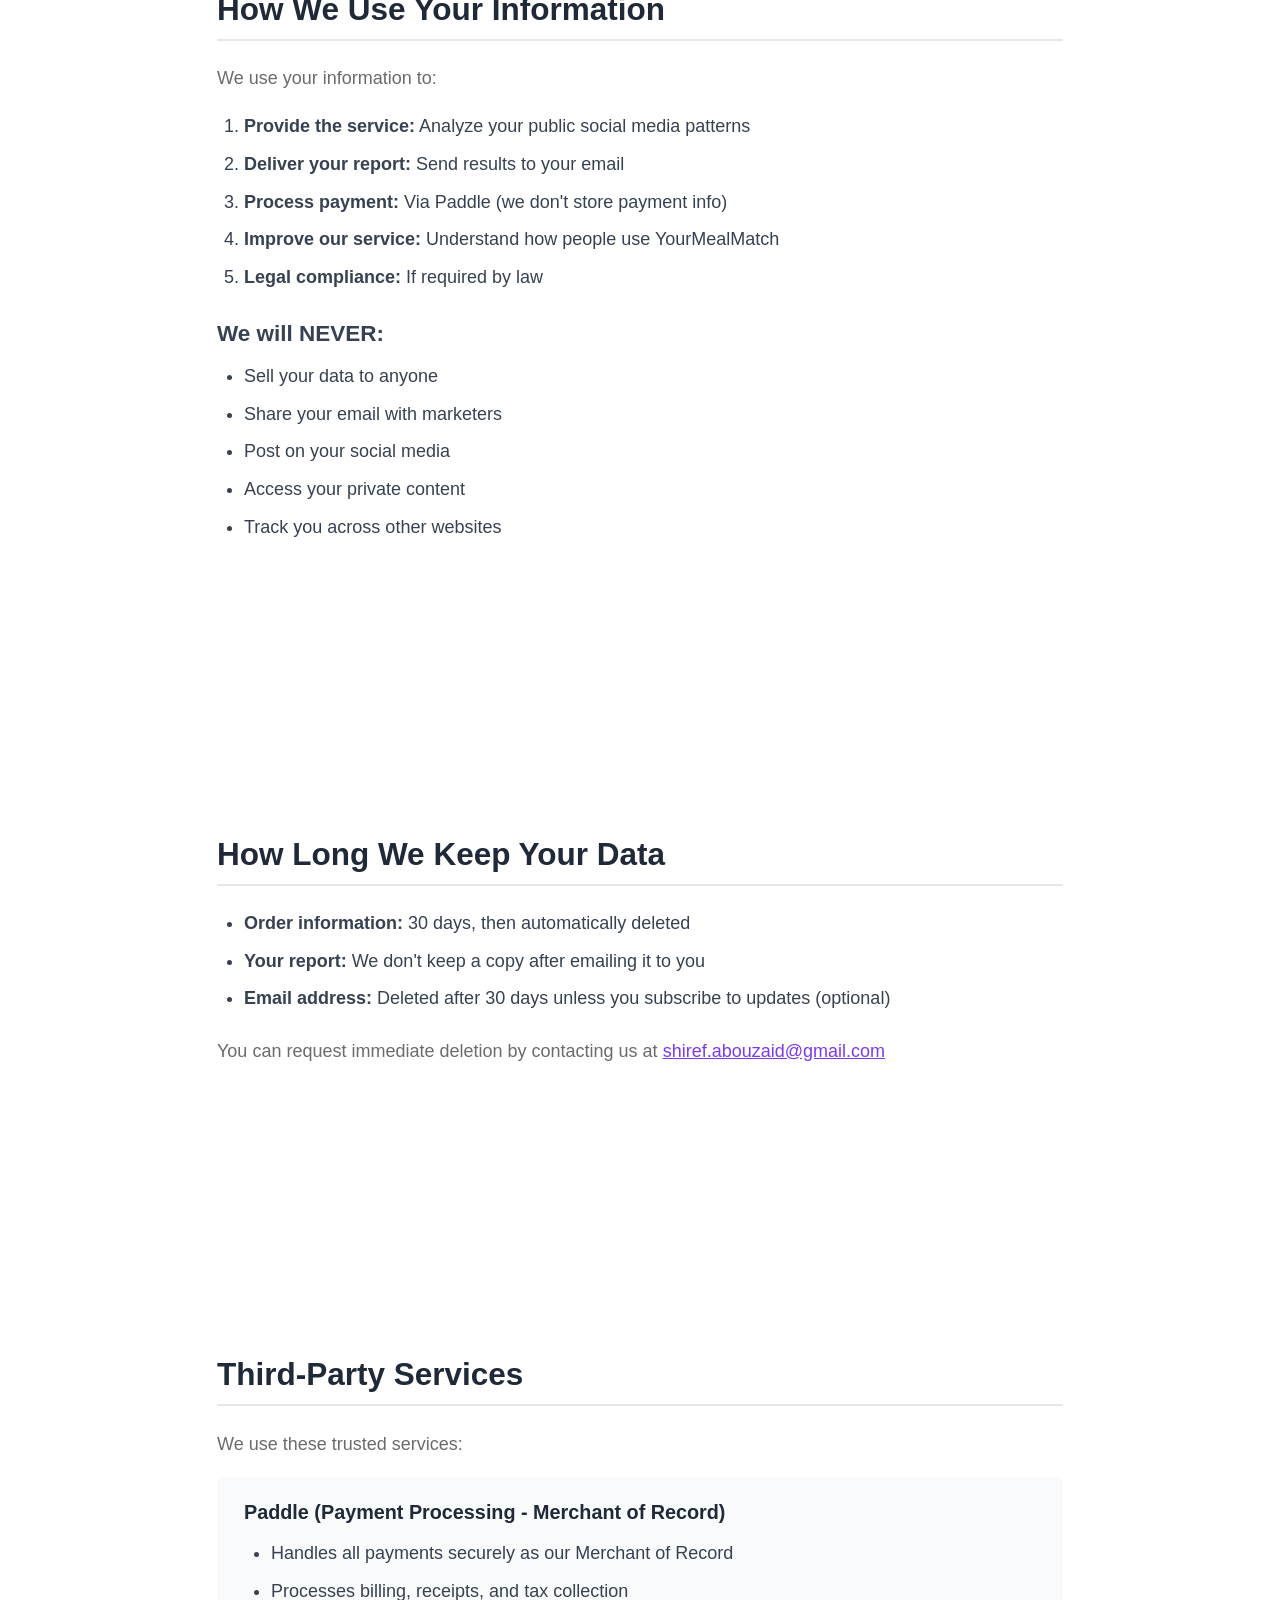
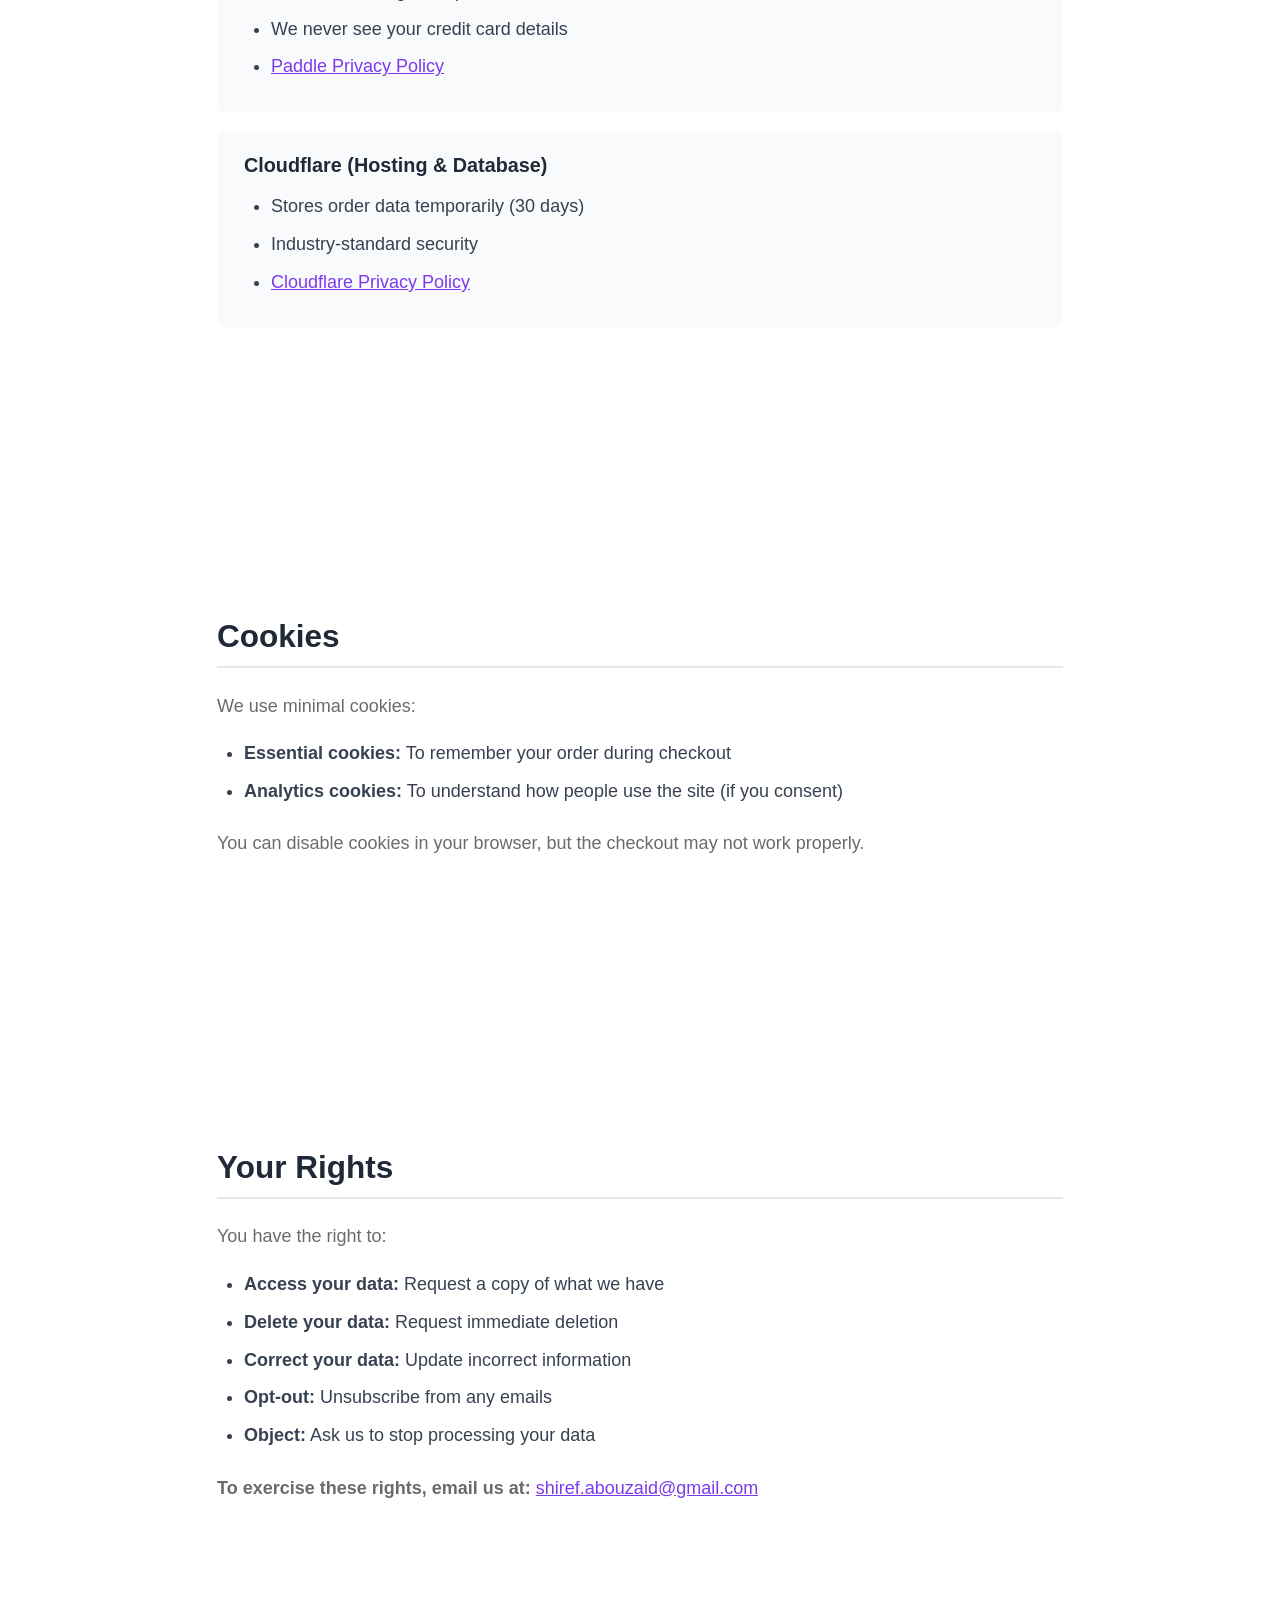
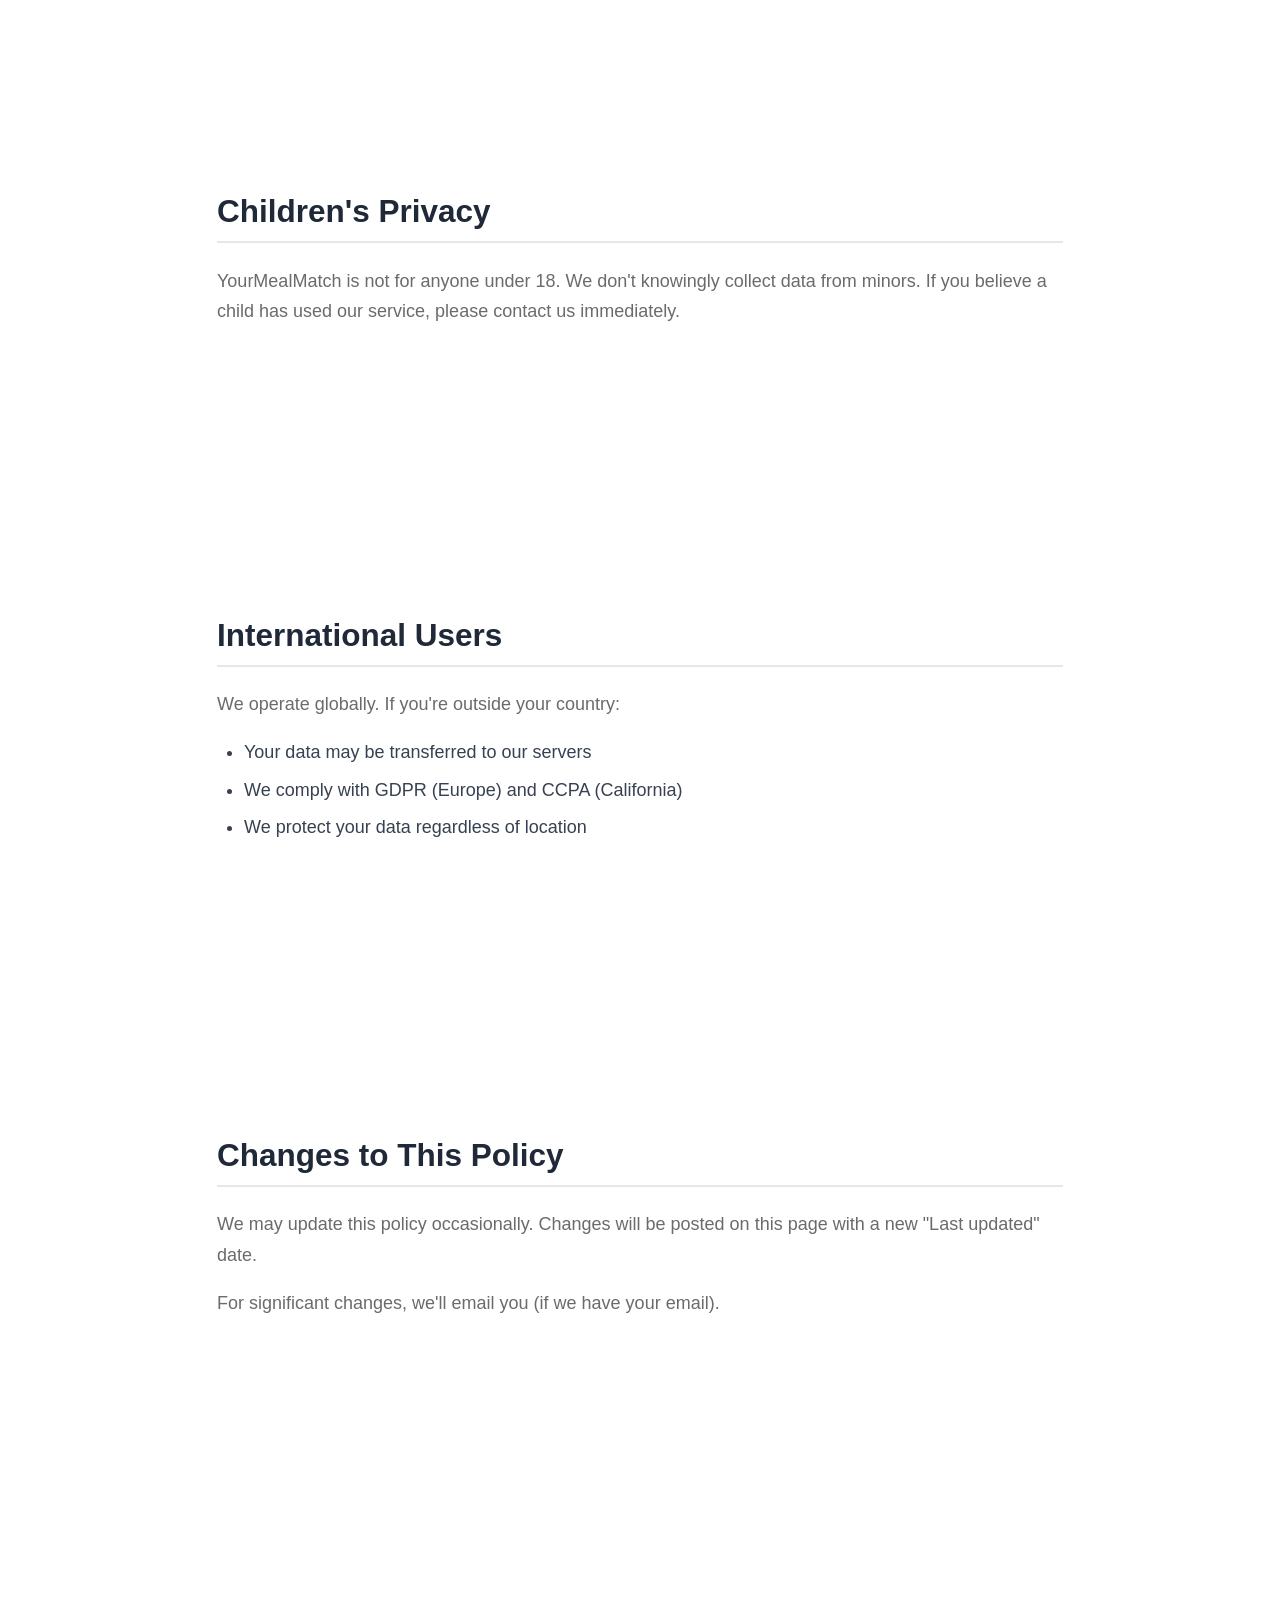
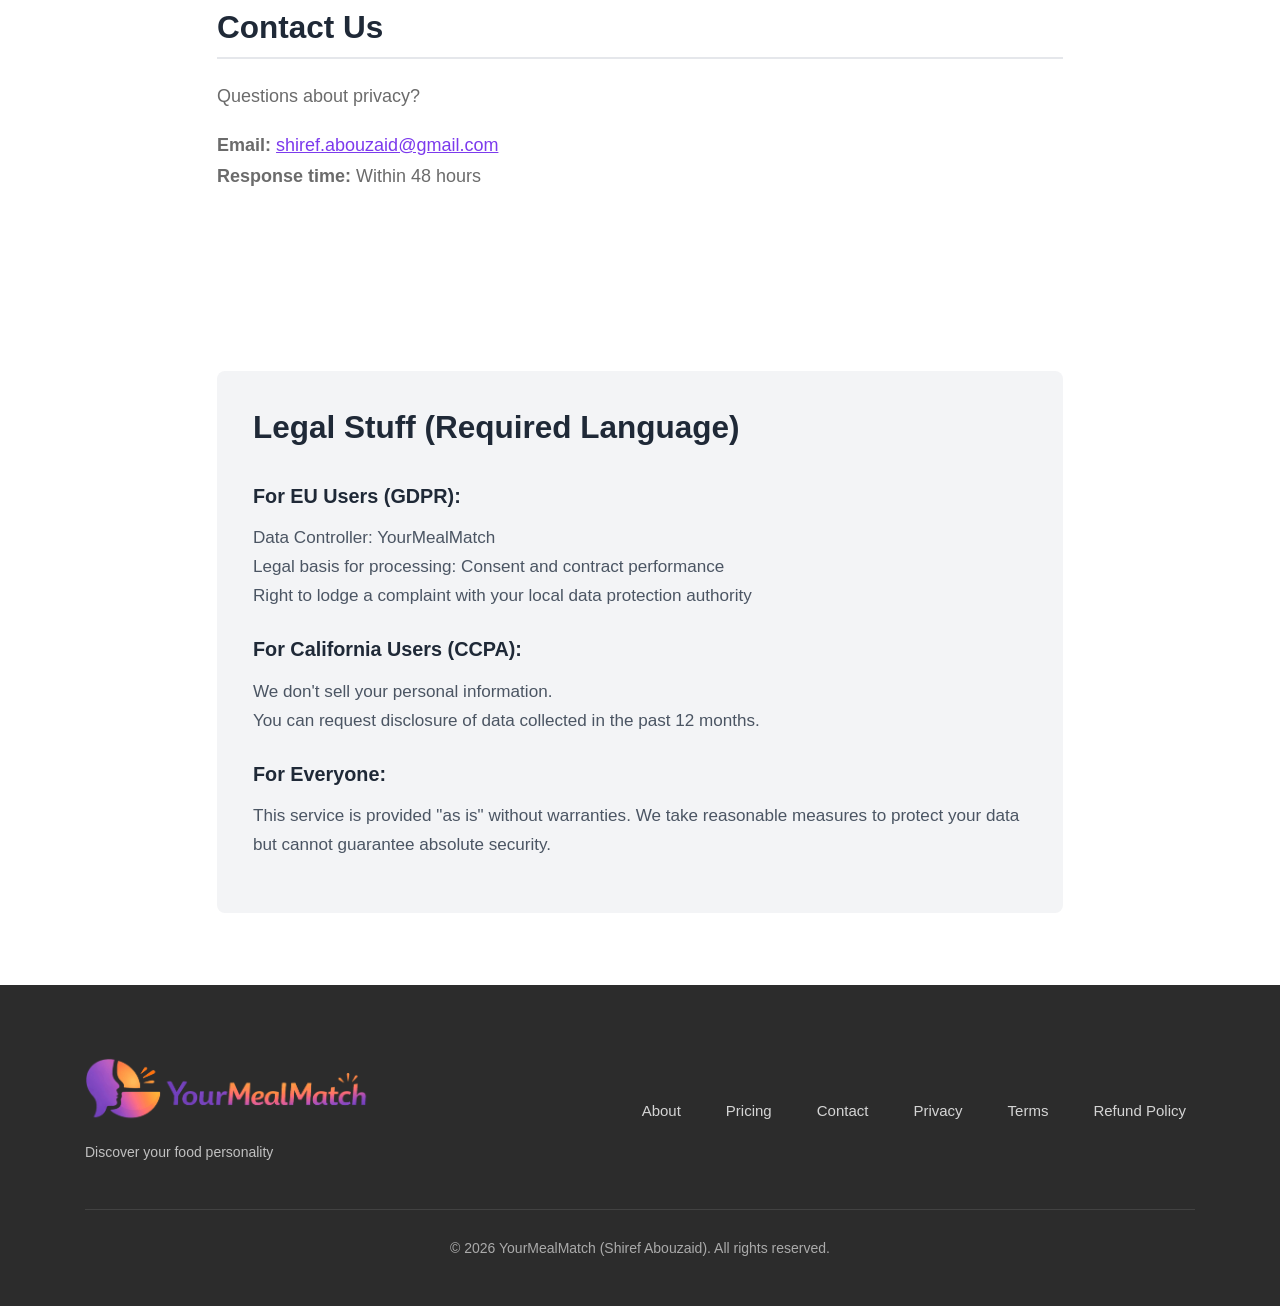
<file: privacy/index.html>
<!DOCTYPE html><html><head><meta charset="utf-8"><meta name="viewport" content="width=device-width, initial-scale=1"><title>YourMealMatch.com - Discover Your Food Personality</title><script async src="https://www.googletagmanager.com/gtag/js?id=G-N9KYEZG9EF"></script><script>window.dataLayer = window.dataLayer || [];
function gtag(){dataLayer.push(arguments);}
gtag('js', new Date());
gtag('config', 'G-N9KYEZG9EF');</script><style>:root{--brand-primary:#b6a7f2;--brand-primary-light:#d4cbfa;--brand-primary-dark:#9d8be8;--color-bg:#fafafa;--color-white:#fff;--color-text-primary:#2c2c2c;--color-text-secondary:#6b6b6b;--color-text-light:#9e9e9e;--spacing-xs:.5rem;--spacing-sm:1rem;--spacing-md:1.5rem;--spacing-lg:2.5rem;--spacing-xl:4rem;--spacing-2xl:6rem;--font-primary:-apple-system,BlinkMacSystemFont,"Segoe UI",Roboto,"Helvetica Neue",Arial,sans-serif;--font-size-base:16px;--font-size-lg:18px;--font-size-xl:24px;--font-size-2xl:32px;--font-size-3xl:40px;--line-height-relaxed:1.7;--border-radius:12px;--border-radius-lg:16px;--shadow-sm:0 2px 8px rgba(0,0,0,.06);--shadow-md:0 4px 16px rgba(0,0,0,.08);--transition:all .3s ease}*{box-sizing:border-box;margin:0;padding:0}html{font-size:var(--font-size-base);-webkit-font-smoothing:antialiased;-moz-osx-font-smoothing:grayscale;scroll-behavior:smooth}body{background-color:var(--color-bg);font-family:var(--font-primary);line-height:var(--line-height-relaxed)}body,h1,h2,h3,h4,h5,h6{color:var(--color-text-primary)}h1,h2,h3,h4,h5,h6{font-weight:600;line-height:1.3;margin-bottom:var(--spacing-md)}h1{font-size:var(--font-size-2xl);font-weight:700}h2{font-size:var(--font-size-xl)}h3{font-size:var(--font-size-lg)}p{color:var(--color-text-secondary);font-size:var(--font-size-base);margin-bottom:var(--spacing-md)}.container{margin:0 auto;max-width:1200px;padding:0 var(--spacing-md);width:100%}section{padding:var(--spacing-xl) 0}.btn{border:none;border-radius:var(--border-radius);cursor:pointer;display:inline-block;font-size:var(--font-size-base);font-weight:600;min-height:48px;min-width:48px;padding:var(--spacing-md) var(--spacing-lg);text-align:center;text-decoration:none;transition:var(--transition)}.btn-primary{background-color:var(--brand-primary);box-shadow:var(--shadow-sm);color:var(--color-white)}.btn-primary:hover{background-color:var(--brand-primary-dark);box-shadow:var(--shadow-md);transform:translateY(-2px)}.btn-primary:active{transform:translateY(0)}.card{background:var(--color-white);border-radius:var(--border-radius-lg);box-shadow:var(--shadow-sm);padding:var(--spacing-lg);transition:var(--transition)}.card:hover{box-shadow:var(--shadow-md)}.grid{display:grid;gap:var(--spacing-lg)}@media(min-width:768px){:root{--font-size-base:18px;--font-size-lg:20px;--font-size-xl:28px;--font-size-2xl:42px;--font-size-3xl:56px}.container{padding:0 var(--spacing-lg)}section{padding:var(--spacing-2xl) 0}}@media(min-width:1024px){:root{--font-size-2xl:48px;--font-size-3xl:64px}}:focus-visible{outline:3px solid var(--brand-primary);outline-offset:2px}.form-group{margin-bottom:var(--spacing-lg)}.form-label{display:block;font-weight:600;margin-bottom:var(--spacing-xs)}.form-input,.form-label{color:var(--color-text-primary);font-size:var(--font-size-base)}.form-input{background:var(--color-white);border:2px solid #e0e0e0;border-radius:var(--border-radius);font-family:var(--font-primary);min-height:52px;padding:var(--spacing-md);transition:var(--transition);width:100%}.form-input:focus{border-color:var(--brand-primary);box-shadow:0 0 0 3px #b6a7f21a;outline:none}.form-input::-moz-placeholder{color:var(--color-text-light)}.form-input::placeholder{color:var(--color-text-light)}.form-helper{color:var(--color-text-light);font-size:14px;font-style:italic;margin-bottom:0;margin-top:var(--spacing-xs)}</style><style>.page-container[data-v-c5ae3ae8]{display:flex;flex-direction:column;min-height:100vh}.navbar[data-v-c5ae3ae8]{background:#fff;border-bottom:1px solid #e5e7eb;position:relative;z-index:100}.navbar .container[data-v-c5ae3ae8]{height:100%;margin:0 auto;max-width:1200px;padding:0 1rem}.navbar-content[data-v-c5ae3ae8]{align-items:center;display:flex;flex-direction:column;gap:.5rem;height:100%;justify-content:center;padding:.75rem 0}.logo-link[data-v-c5ae3ae8]{display:block;flex-shrink:0;text-decoration:none;transition:opacity .2s ease}.logo-link[data-v-c5ae3ae8]:hover{opacity:.8}.logo-img[data-v-c5ae3ae8]{display:block;height:28px;width:auto}.nav-links[data-v-c5ae3ae8]{display:flex;gap:1.5rem;list-style:none;margin:0;padding:0}.nav-links li[data-v-c5ae3ae8]{margin:0}.nav-link[data-v-c5ae3ae8]{align-items:center;border-radius:6px;color:#6b7280;display:block;display:flex;font-size:13px;font-weight:500;min-height:36px;padding:.4rem .75rem;text-decoration:none;transition:all .2s ease;white-space:nowrap}.nav-link[data-v-c5ae3ae8]:hover{background:#7c3aed0d;color:#7c3aed}.nav-link[data-v-c5ae3ae8]:active{background:#7c3aed1a;color:#7c3aed}.footer[data-v-c5ae3ae8]{background:var(--color-text-primary);color:var(--color-white);margin-top:auto;padding:var(--spacing-xl) 0 var(--spacing-lg)}.footer-content[data-v-c5ae3ae8]{display:flex;flex-direction:column;gap:var(--spacing-lg);margin-bottom:var(--spacing-lg);text-align:center}.footer-logo-link[data-v-c5ae3ae8]{display:inline-block;margin-bottom:var(--spacing-xs);text-decoration:none;transition:var(--transition)}.footer-logo-link[data-v-c5ae3ae8]:hover{opacity:.85}.footer-logo[data-v-c5ae3ae8]{display:block;filter:brightness(1.2);height:50px;width:auto}.footer-tagline[data-v-c5ae3ae8]{color:#ffffffb3;font-size:14px;margin-bottom:0}.footer-nav[data-v-c5ae3ae8]{display:flex;flex-wrap:wrap;gap:var(--spacing-md);justify-content:center}.footer-link[data-v-c5ae3ae8]{color:#fffc;font-size:15px;padding:var(--spacing-xs);text-decoration:none;transition:var(--transition)}.footer-link[data-v-c5ae3ae8]:hover{color:var(--brand-primary-light)}.footer-bottom[data-v-c5ae3ae8]{border-top:1px solid hsla(0,0%,100%,.1);padding-top:var(--spacing-md);text-align:center}.footer-copyright[data-v-c5ae3ae8]{color:#fff9;font-size:14px;margin-bottom:0}@media(max-width:767px){.navbar .container[data-v-c5ae3ae8]{padding:0 1rem}.navbar-content[data-v-c5ae3ae8]{gap:.5rem;padding:.65rem 0}.logo-img[data-v-c5ae3ae8]{height:26px}.nav-links[data-v-c5ae3ae8]{gap:1.25rem}.nav-link[data-v-c5ae3ae8]{font-size:12px;padding:.35rem .65rem}.footer[data-v-c5ae3ae8]{padding:2rem 0 1.5rem}.footer-content[data-v-c5ae3ae8]{gap:1.5rem;margin-bottom:1.5rem}.footer-logo[data-v-c5ae3ae8]{height:42px}.footer-tagline[data-v-c5ae3ae8]{font-size:13px}.footer-nav[data-v-c5ae3ae8]{gap:.75rem}.footer-link[data-v-c5ae3ae8]{font-size:14px;padding:.4rem}.footer-bottom[data-v-c5ae3ae8]{padding-top:1rem}.footer-copyright[data-v-c5ae3ae8]{font-size:12px}}@media(min-width:768px){.navbar .container[data-v-c5ae3ae8]{padding:0 2rem}.navbar-content[data-v-c5ae3ae8]{flex-direction:row;gap:2rem;justify-content:space-between;padding:1rem 0}.logo-img[data-v-c5ae3ae8]{height:38px}.nav-links[data-v-c5ae3ae8]{gap:2rem}.nav-link[data-v-c5ae3ae8]{border-radius:0;font-size:15px;min-height:auto;padding:.5rem 0}.nav-link[data-v-c5ae3ae8],.nav-link[data-v-c5ae3ae8]:active,.nav-link[data-v-c5ae3ae8]:hover{background:transparent}.footer-logo[data-v-c5ae3ae8]{height:60px}.footer-content[data-v-c5ae3ae8]{align-items:center;flex-direction:row;justify-content:space-between;text-align:left}.footer-nav[data-v-c5ae3ae8]{justify-content:flex-end}}@media(min-width:1024px){.navbar-content[data-v-c5ae3ae8]{padding:1.25rem 0}.logo-img[data-v-c5ae3ae8]{height:40px}.nav-links[data-v-c5ae3ae8]{gap:2.5rem}.nav-link[data-v-c5ae3ae8]{font-size:16px}.footer-logo[data-v-c5ae3ae8]{height:65px}}</style><style>.privacy-section[data-v-380f71bc]{background:#fff;flex:1;padding:3rem 0 4rem}.container[data-v-380f71bc]{margin:0 auto;max-width:900px;padding:0 1.5rem}.page-title[data-v-380f71bc]{color:#1f2937;font-size:2.5rem;font-weight:800;margin-bottom:.5rem;text-align:center}.last-updated[data-v-380f71bc]{color:#6b7280;font-size:.95rem;margin-bottom:2.5rem;text-align:center}.privacy-content[data-v-380f71bc]{color:#374151;line-height:1.7}.simple-version[data-v-380f71bc]{background:linear-gradient(135deg,#7c3aed14,#5b21b614);border-left:4px solid #7c3aed;border-radius:8px;margin-bottom:3rem;padding:1.5rem 2rem}.simple-version h2[data-v-380f71bc]{color:#7c3aed;font-size:1.5rem;font-weight:700;margin-bottom:1rem}.simple-version p[data-v-380f71bc]{color:#4b5563;font-size:1.05rem;line-height:1.6;margin-bottom:0}.policy-section[data-v-380f71bc]{margin-bottom:3rem}.policy-section h2[data-v-380f71bc]{border-bottom:2px solid #e5e7eb;color:#1f2937;font-size:1.75rem;font-weight:700;margin-bottom:1.25rem;padding-bottom:.5rem}.policy-section h3[data-v-380f71bc]{color:#374151;font-size:1.25rem;font-weight:600;margin-bottom:.75rem;margin-top:1.5rem}.policy-section p[data-v-380f71bc]{font-size:1rem;margin-bottom:1rem}.policy-section ol[data-v-380f71bc],.policy-section ul[data-v-380f71bc]{margin-bottom:1.25rem;padding-left:1.5rem}.policy-section li[data-v-380f71bc]{line-height:1.6;margin-bottom:.5rem}.policy-section a[data-v-380f71bc]{color:#7c3aed;text-decoration:underline;transition:color .2s ease}.policy-section a[data-v-380f71bc]:hover{color:#6d28d9}.third-party[data-v-380f71bc]{background:#f9fafb;border-radius:8px;margin-bottom:1rem;padding:1.25rem 1.5rem}.third-party h3[data-v-380f71bc]{color:#1f2937;font-size:1.1rem;margin-bottom:.75rem;margin-top:0}.legal-section[data-v-380f71bc],.third-party ul[data-v-380f71bc]{margin-bottom:0}.legal-section[data-v-380f71bc]{background:#f3f4f6;border-radius:8px;padding:2rem}.legal-section h2[data-v-380f71bc]{border-bottom:none;margin-bottom:1.5rem}.legal-section h3[data-v-380f71bc]{color:#1f2937;font-size:1.1rem;margin-top:1.5rem}.legal-section p[data-v-380f71bc]{color:#4b5563;font-size:.95rem}@media(max-width:767px){.privacy-section[data-v-380f71bc]{padding:1.5rem 0 2rem}.container[data-v-380f71bc]{padding:0 1rem}.page-title[data-v-380f71bc]{font-size:1.75rem;margin-bottom:.5rem}.last-updated[data-v-380f71bc]{font-size:.85rem;margin-bottom:1.5rem}.simple-version[data-v-380f71bc]{margin-bottom:2rem;padding:1rem 1.25rem}.simple-version h2[data-v-380f71bc]{font-size:1.1rem;margin-bottom:.75rem}.simple-version p[data-v-380f71bc]{font-size:.95rem;line-height:1.5}.policy-section[data-v-380f71bc]{margin-bottom:2rem}.policy-section h2[data-v-380f71bc]{font-size:1.35rem;margin-bottom:1rem}.policy-section h3[data-v-380f71bc]{font-size:1rem;margin-bottom:.5rem;margin-top:1.25rem}.policy-section p[data-v-380f71bc]{font-size:.95rem;margin-bottom:.75rem}.policy-section ol[data-v-380f71bc],.policy-section ul[data-v-380f71bc]{margin-bottom:1rem;padding-left:1.25rem}.policy-section li[data-v-380f71bc]{font-size:.95rem;margin-bottom:.4rem}.third-party[data-v-380f71bc]{margin-bottom:.75rem;padding:1rem}.third-party h3[data-v-380f71bc]{font-size:1rem;margin-bottom:.5rem}.legal-section[data-v-380f71bc]{padding:1.25rem 1rem}.legal-section h2[data-v-380f71bc]{margin-bottom:1rem}.legal-section h3[data-v-380f71bc]{font-size:1rem;margin-top:1rem}.legal-section p[data-v-380f71bc]{font-size:.9rem}}@media(min-width:768px)and (max-width:1023px){.privacy-section[data-v-380f71bc]{padding:2.5rem 0 3.5rem}.page-title[data-v-380f71bc]{font-size:2.25rem}}@media(max-width:480px){.container[data-v-380f71bc]{padding:0 1rem}.simple-version[data-v-380f71bc]{padding:1rem}}</style><link rel="stylesheet" href="/_nuxt/entry.CrqnxK01.css" crossorigin><link rel="preload" as="fetch" crossorigin="anonymous" href="/privacy/_payload.json?a6c67942-340d-43c3-a8c4-4f4fb8c81d0f"><link rel="modulepreload" as="script" crossorigin href="/_nuxt/ExPHrAIT.js"><link rel="modulepreload" as="script" crossorigin href="/_nuxt/CqFjfxtH.js"><link rel="modulepreload" as="script" crossorigin href="/_nuxt/Dnqxf7FM.js"><link rel="modulepreload" as="script" crossorigin href="/_nuxt/DwOw6ioU.js"><link rel="preload" as="fetch" fetchpriority="low" crossorigin="anonymous" href="/_nuxt/builds/meta/a6c67942-340d-43c3-a8c4-4f4fb8c81d0f.json"><script type="module" src="/_nuxt/ExPHrAIT.js" crossorigin></script><link rel="prefetch" as="image" type="image/png" href="/_nuxt/logo.tZ4POSzX.png"><meta name="description" content="Discover which healthy meals match your food personality and which ones probably don't. Privacy-first lifestyle insights, no face recognition, no biometric data."><meta name="keywords" content="food personality, meal matching, healthy meals, lifestyle insights, food preferences"><meta name="theme-color" content="#7c3aed"><meta property="og:title" content="YourMealMatch.com - Discover Your Food Personality"><meta property="og:description" content="Find healthy meals you'll love based on your unique food personality"><meta property="og:type" content="website"><link rel="icon" type="image/png" href="/favicon-96x96.png" sizes="96x96"><link rel="icon" type="image/svg+xml" href="/favicon.svg"><link rel="shortcut icon" href="/favicon.ico"><link rel="apple-touch-icon" sizes="180x180" href="/apple-touch-icon.png"><link rel="manifest" href="/site.webmanifest"><script id="unhead:payload" type="application/json">{"title":"YourMealMatch.com - Discover Your Food Personality"}</script></head><body><div id="__nuxt"><div class="page-container" data-v-c5ae3ae8><nav class="navbar" role="navigation" aria-label="Main navigation" data-v-c5ae3ae8><div class="container" data-v-c5ae3ae8><div class="navbar-content" data-v-c5ae3ae8><a href="/" class="logo-link" aria-label="YourMealMatch home" data-v-c5ae3ae8><img src="/_nuxt/logo.tZ4POSzX.png" alt="YourMealMatch logo" class="logo-img" data-v-c5ae3ae8></a><ul class="nav-links" role="list" data-v-c5ae3ae8><li data-v-c5ae3ae8><a href="#how-it-works" class="nav-link" data-v-c5ae3ae8>How It Works</a></li><li data-v-c5ae3ae8><a href="/pricing" class="nav-link" data-v-c5ae3ae8>Pricing</a></li><li data-v-c5ae3ae8><a href="#faq" class="nav-link" data-v-c5ae3ae8>FAQ</a></li></ul></div></div></nav><!--[--><section class="privacy-section" data-v-380f71bc><div class="container" data-v-380f71bc><h1 class="page-title" data-v-380f71bc>Privacy Policy</h1><p class="last-updated" data-v-380f71bc>Last updated: January 1, 2026</p><div class="privacy-content" data-v-380f71bc><div class="simple-version" data-v-380f71bc><h2 data-v-380f71bc>The Simple Version</h2><p data-v-380f71bc> We analyze your public social media to create your food match report. We collect your name, email, and social profile link. We use Paddle for payments (we never see your card). We delete everything after 30 days. We don&#39;t sell your data. </p></div><section class="policy-section" data-v-380f71bc><h2 data-v-380f71bc>What Information We Collect</h2><h3 data-v-380f71bc>Information You Give Us:</h3><ul data-v-380f71bc><li data-v-380f71bc>Your name</li><li data-v-380f71bc>Your email address</li><li data-v-380f71bc>Your public Instagram/Facebook/social media profile link</li></ul><h3 data-v-380f71bc>Information We Automatically Collect:</h3><ul data-v-380f71bc><li data-v-380f71bc>Order ID (we generate this)</li><li data-v-380f71bc>IP address</li><li data-v-380f71bc>Browser and device type</li><li data-v-380f71bc>Date and time of your order</li></ul><h3 data-v-380f71bc>Information We DON&#39;T Collect:</h3><ul data-v-380f71bc><li data-v-380f71bc>Credit card numbers (PayPal handles payments)</li><li data-v-380f71bc>Private messages or DMs</li><li data-v-380f71bc>Your photos or face (we only analyze post captions and patterns)</li><li data-v-380f71bc>Any biometric or facial recognition data</li></ul></section><section class="policy-section" data-v-380f71bc><h2 data-v-380f71bc>How We Use Your Information</h2><p data-v-380f71bc>We use your information to:</p><ol data-v-380f71bc><li data-v-380f71bc><strong data-v-380f71bc>Provide the service:</strong> Analyze your public social media patterns</li><li data-v-380f71bc><strong data-v-380f71bc>Deliver your report:</strong> Send results to your email</li><li data-v-380f71bc><strong data-v-380f71bc>Process payment:</strong> Via Paddle (we don&#39;t store payment info)</li><li data-v-380f71bc><strong data-v-380f71bc>Improve our service:</strong> Understand how people use YourMealMatch</li><li data-v-380f71bc><strong data-v-380f71bc>Legal compliance:</strong> If required by law</li></ol><h3 data-v-380f71bc>We will NEVER:</h3><ul data-v-380f71bc><li data-v-380f71bc>Sell your data to anyone</li><li data-v-380f71bc>Share your email with marketers</li><li data-v-380f71bc>Post on your social media</li><li data-v-380f71bc>Access your private content</li><li data-v-380f71bc>Track you across other websites</li></ul></section><section class="policy-section" data-v-380f71bc><h2 data-v-380f71bc>How Long We Keep Your Data</h2><ul data-v-380f71bc><li data-v-380f71bc><strong data-v-380f71bc>Order information:</strong> 30 days, then automatically deleted</li><li data-v-380f71bc><strong data-v-380f71bc>Your report:</strong> We don&#39;t keep a copy after emailing it to you</li><li data-v-380f71bc><strong data-v-380f71bc>Email address:</strong> Deleted after 30 days unless you subscribe to updates (optional)</li></ul><p data-v-380f71bc> You can request immediate deletion by contacting us at <a href="mailto:shiref.abouzaid@gmail.com" data-v-380f71bc>shiref.abouzaid@gmail.com</a></p></section><section class="policy-section" data-v-380f71bc><h2 data-v-380f71bc>Third-Party Services</h2><p data-v-380f71bc>We use these trusted services:</p><div class="third-party" data-v-380f71bc><h3 data-v-380f71bc>Paddle (Payment Processing - Merchant of Record)</h3><ul data-v-380f71bc><li data-v-380f71bc>Handles all payments securely as our Merchant of Record</li><li data-v-380f71bc>Processes billing, receipts, and tax collection</li><li data-v-380f71bc>We never see your credit card details</li><li data-v-380f71bc><a href="https://www.paddle.com/legal/privacy" target="_blank" rel="noopener" data-v-380f71bc>Paddle Privacy Policy</a></li></ul></div><div class="third-party" data-v-380f71bc><h3 data-v-380f71bc>Cloudflare (Hosting &amp; Database)</h3><ul data-v-380f71bc><li data-v-380f71bc>Stores order data temporarily (30 days)</li><li data-v-380f71bc>Industry-standard security</li><li data-v-380f71bc><a href="https://www.cloudflare.com/privacypolicy/" target="_blank" rel="noopener" data-v-380f71bc>Cloudflare Privacy Policy</a></li></ul></div></section><section class="policy-section" data-v-380f71bc><h2 data-v-380f71bc>Cookies</h2><p data-v-380f71bc>We use minimal cookies:</p><ul data-v-380f71bc><li data-v-380f71bc><strong data-v-380f71bc>Essential cookies:</strong> To remember your order during checkout</li><li data-v-380f71bc><strong data-v-380f71bc>Analytics cookies:</strong> To understand how people use the site (if you consent)</li></ul><p data-v-380f71bc> You can disable cookies in your browser, but the checkout may not work properly. </p></section><section class="policy-section" data-v-380f71bc><h2 data-v-380f71bc>Your Rights</h2><p data-v-380f71bc>You have the right to:</p><ul data-v-380f71bc><li data-v-380f71bc><strong data-v-380f71bc>Access your data:</strong> Request a copy of what we have</li><li data-v-380f71bc><strong data-v-380f71bc>Delete your data:</strong> Request immediate deletion</li><li data-v-380f71bc><strong data-v-380f71bc>Correct your data:</strong> Update incorrect information</li><li data-v-380f71bc><strong data-v-380f71bc>Opt-out:</strong> Unsubscribe from any emails</li><li data-v-380f71bc><strong data-v-380f71bc>Object:</strong> Ask us to stop processing your data</li></ul><p data-v-380f71bc><strong data-v-380f71bc>To exercise these rights, email us at:</strong> <a href="mailto:shiref.abouzaid@gmail.com" data-v-380f71bc>shiref.abouzaid@gmail.com</a></p></section><section class="policy-section" data-v-380f71bc><h2 data-v-380f71bc>Children&#39;s Privacy</h2><p data-v-380f71bc> YourMealMatch is not for anyone under 18. We don&#39;t knowingly collect data from minors. If you believe a child has used our service, please contact us immediately. </p></section><section class="policy-section" data-v-380f71bc><h2 data-v-380f71bc>International Users</h2><p data-v-380f71bc>We operate globally. If you&#39;re outside your country:</p><ul data-v-380f71bc><li data-v-380f71bc>Your data may be transferred to our servers</li><li data-v-380f71bc>We comply with GDPR (Europe) and CCPA (California)</li><li data-v-380f71bc>We protect your data regardless of location</li></ul></section><section class="policy-section" data-v-380f71bc><h2 data-v-380f71bc>Changes to This Policy</h2><p data-v-380f71bc> We may update this policy occasionally. Changes will be posted on this page with a new &quot;Last updated&quot; date. </p><p data-v-380f71bc> For significant changes, we&#39;ll email you (if we have your email). </p></section><section class="policy-section" data-v-380f71bc><h2 data-v-380f71bc>Contact Us</h2><p data-v-380f71bc>Questions about privacy?</p><p data-v-380f71bc><strong data-v-380f71bc>Email:</strong> <a href="mailto:shiref.abouzaid@gmail.com" data-v-380f71bc>shiref.abouzaid@gmail.com</a><br data-v-380f71bc><strong data-v-380f71bc>Response time:</strong> Within 48 hours </p></section><section class="policy-section legal-section" data-v-380f71bc><h2 data-v-380f71bc>Legal Stuff (Required Language)</h2><h3 data-v-380f71bc>For EU Users (GDPR):</h3><p data-v-380f71bc> Data Controller: YourMealMatch<br data-v-380f71bc> Legal basis for processing: Consent and contract performance<br data-v-380f71bc> Right to lodge a complaint with your local data protection authority </p><h3 data-v-380f71bc>For California Users (CCPA):</h3><p data-v-380f71bc> We don&#39;t sell your personal information.<br data-v-380f71bc> You can request disclosure of data collected in the past 12 months. </p><h3 data-v-380f71bc>For Everyone:</h3><p data-v-380f71bc> This service is provided &quot;as is&quot; without warranties. We take reasonable measures to protect your data but cannot guarantee absolute security. </p></section></div></div></section><!--]--><footer class="footer" data-v-c5ae3ae8><div class="container" data-v-c5ae3ae8><div class="footer-content" data-v-c5ae3ae8><div class="footer-brand" data-v-c5ae3ae8><a href="/" class="footer-logo-link" data-v-c5ae3ae8><img src="/_nuxt/logo.tZ4POSzX.png" alt="YourMealMatch.com" class="footer-logo" data-v-c5ae3ae8></a><p class="footer-tagline" data-v-c5ae3ae8>Discover your food personality</p></div><nav class="footer-nav" data-v-c5ae3ae8><a href="/about" class="footer-link" data-v-c5ae3ae8>About</a><a href="/pricing" class="footer-link" data-v-c5ae3ae8>Pricing</a><a href="/contact" class="footer-link" data-v-c5ae3ae8>Contact</a><a aria-current="page" href="/privacy" class="router-link-active router-link-exact-active footer-link" data-v-c5ae3ae8>Privacy</a><a href="/terms" class="footer-link" data-v-c5ae3ae8>Terms</a><a href="/refund-policy" class="footer-link" data-v-c5ae3ae8>Refund Policy</a></nav></div><div class="footer-bottom" data-v-c5ae3ae8><p class="footer-copyright" data-v-c5ae3ae8> © 2026 YourMealMatch (Shiref Abouzaid). All rights reserved. </p></div></div></footer></div></div><div id="teleports"></div><script>window.__NUXT__={};window.__NUXT__.config={public:{},app:{baseURL:"/",buildId:"a6c67942-340d-43c3-a8c4-4f4fb8c81d0f",buildAssetsDir:"/_nuxt/",cdnURL:""}}</script><script type="application/json" data-nuxt-data="nuxt-app" data-ssr="true" id="__NUXT_DATA__" data-src="/privacy/_payload.json?a6c67942-340d-43c3-a8c4-4f4fb8c81d0f">[{"state":1,"once":3,"_errors":4,"serverRendered":6,"path":7,"prerenderedAt":8},["Reactive",2],{},["Set"],["ShallowReactive",5],{},true,"/privacy",1773482402645]</script></body></html>
</file>
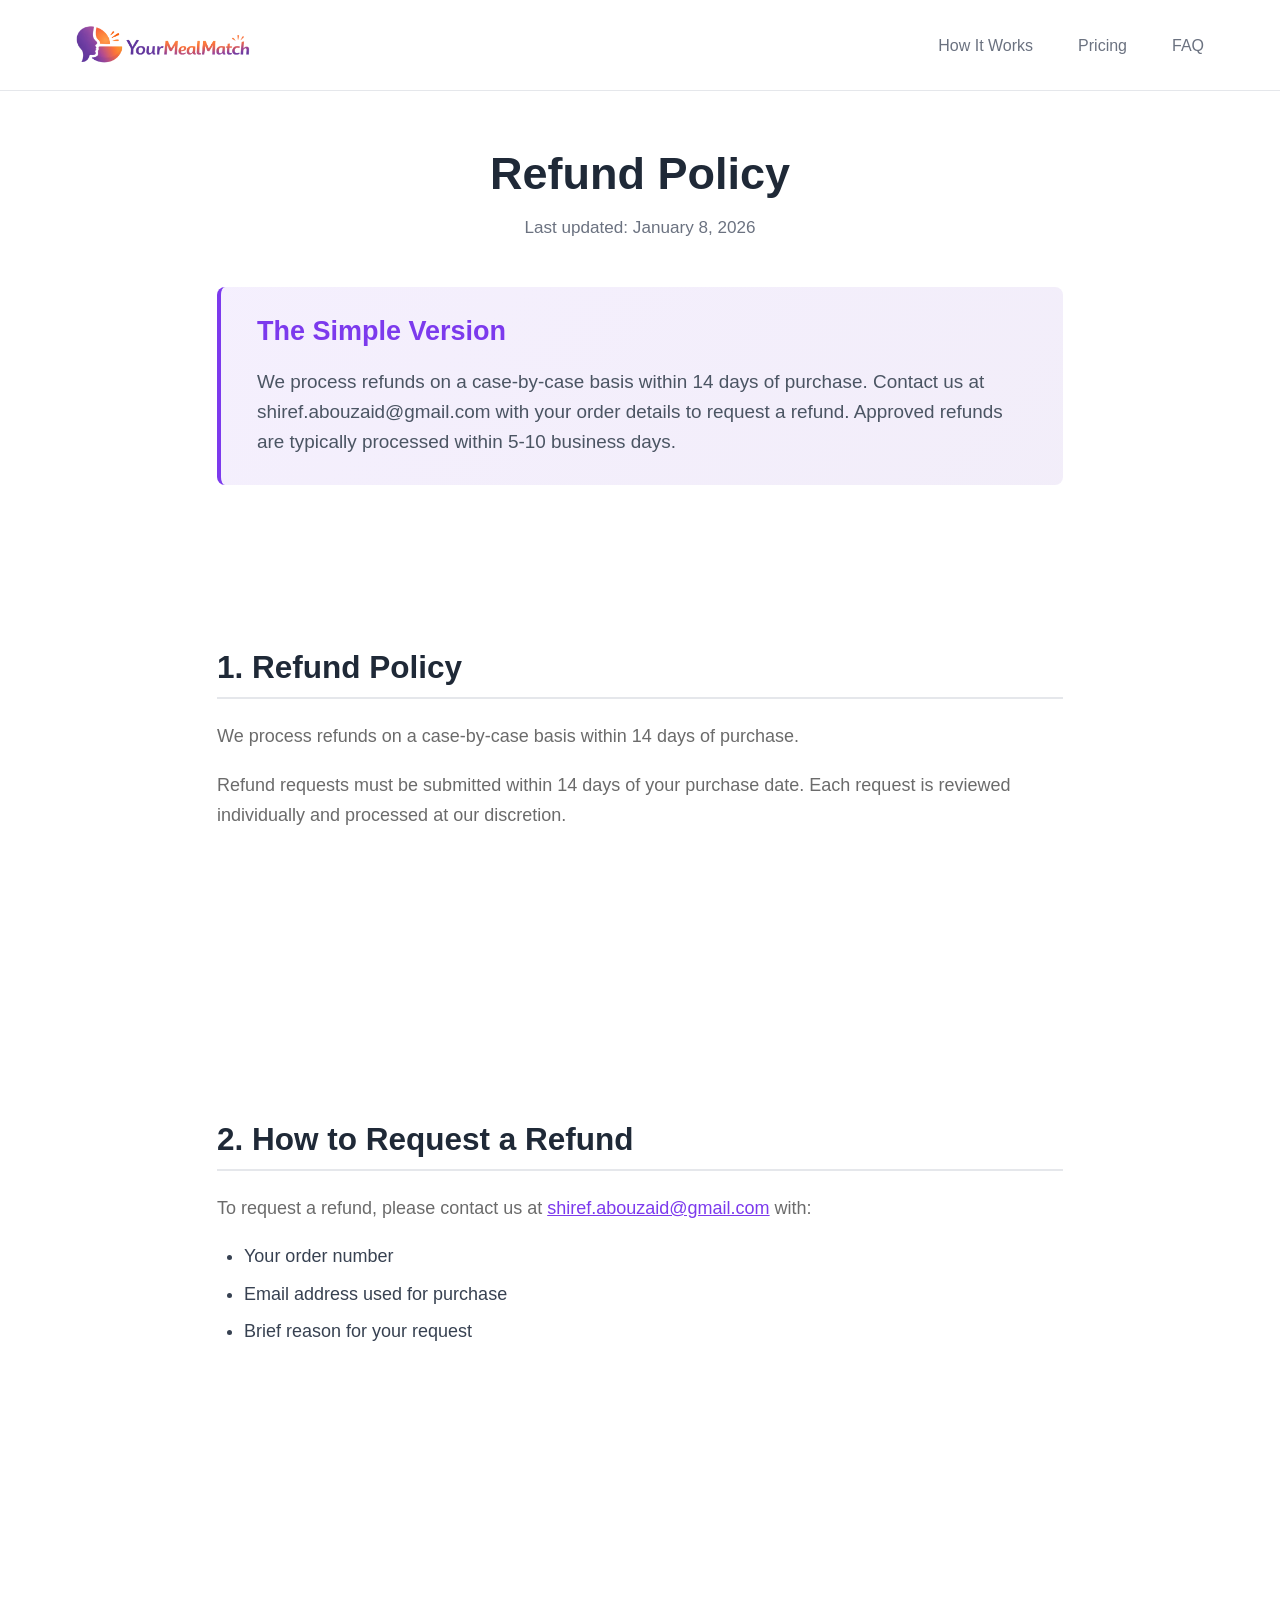
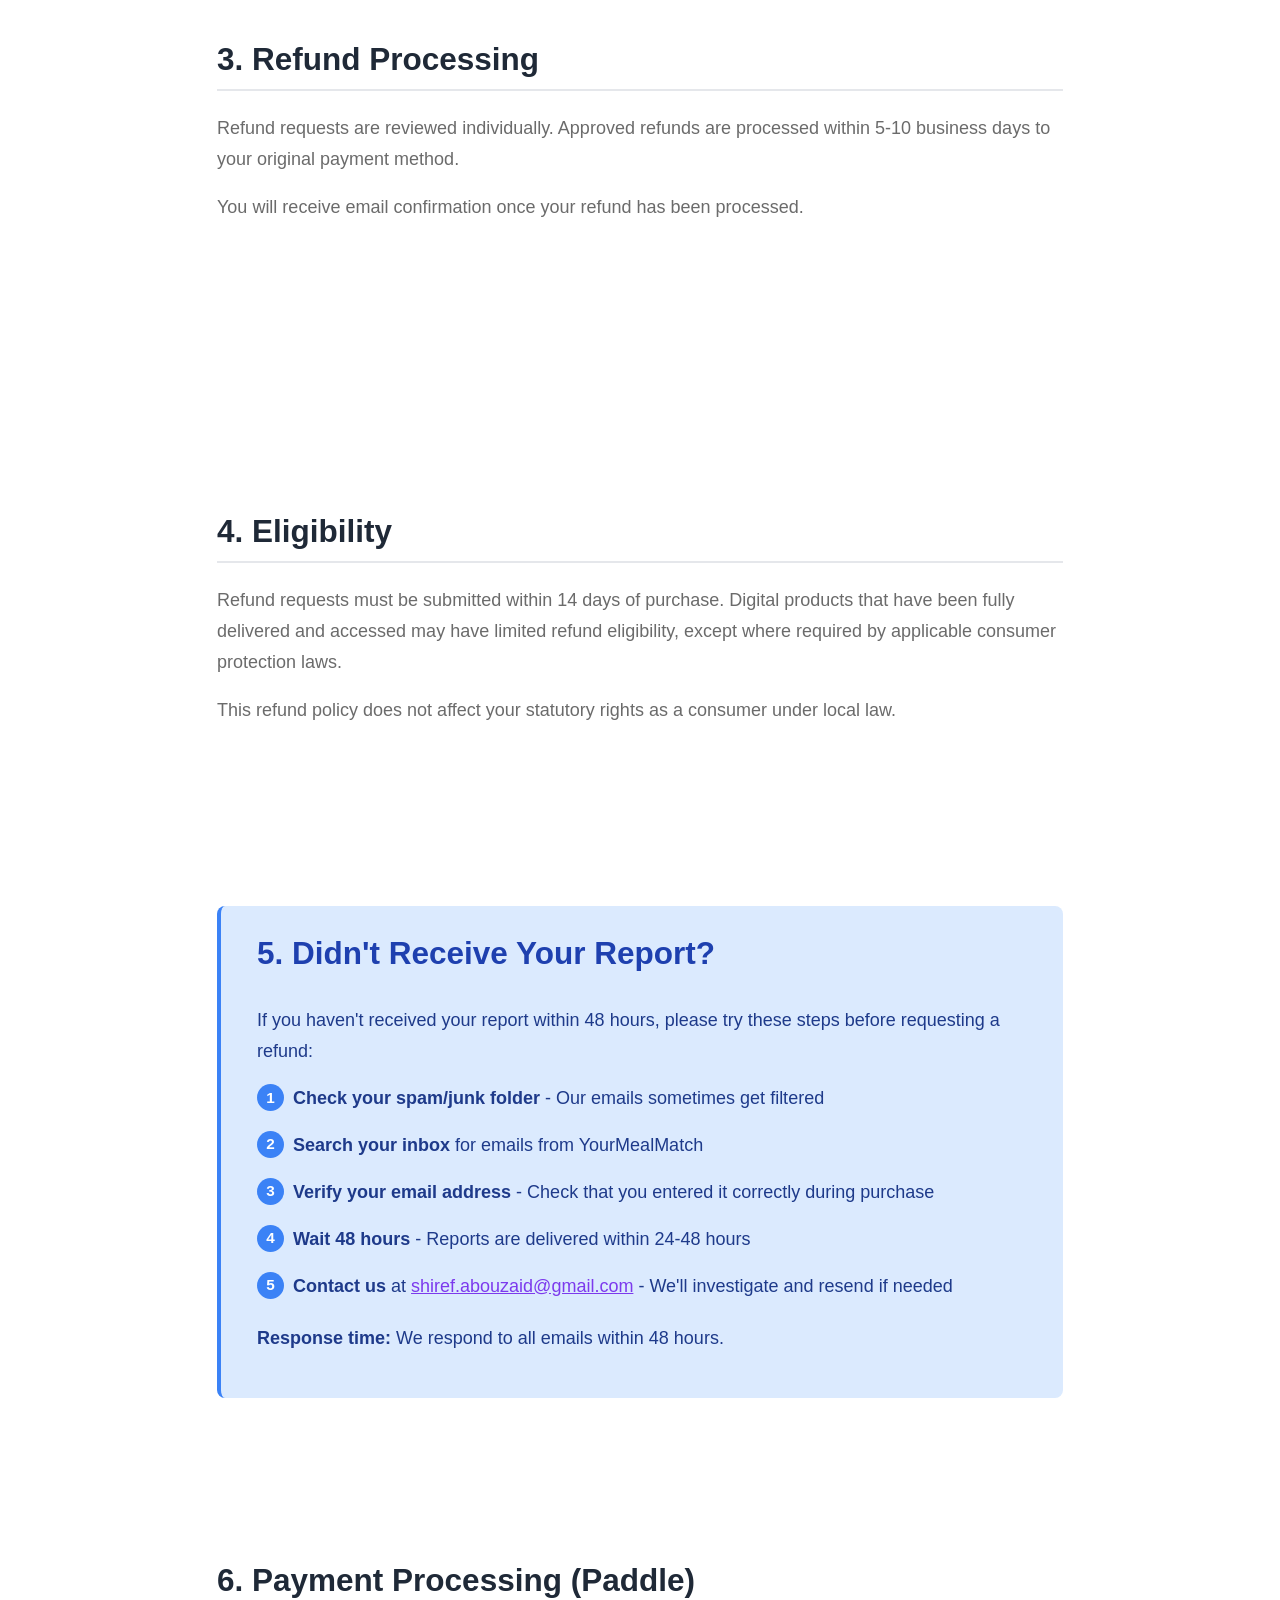
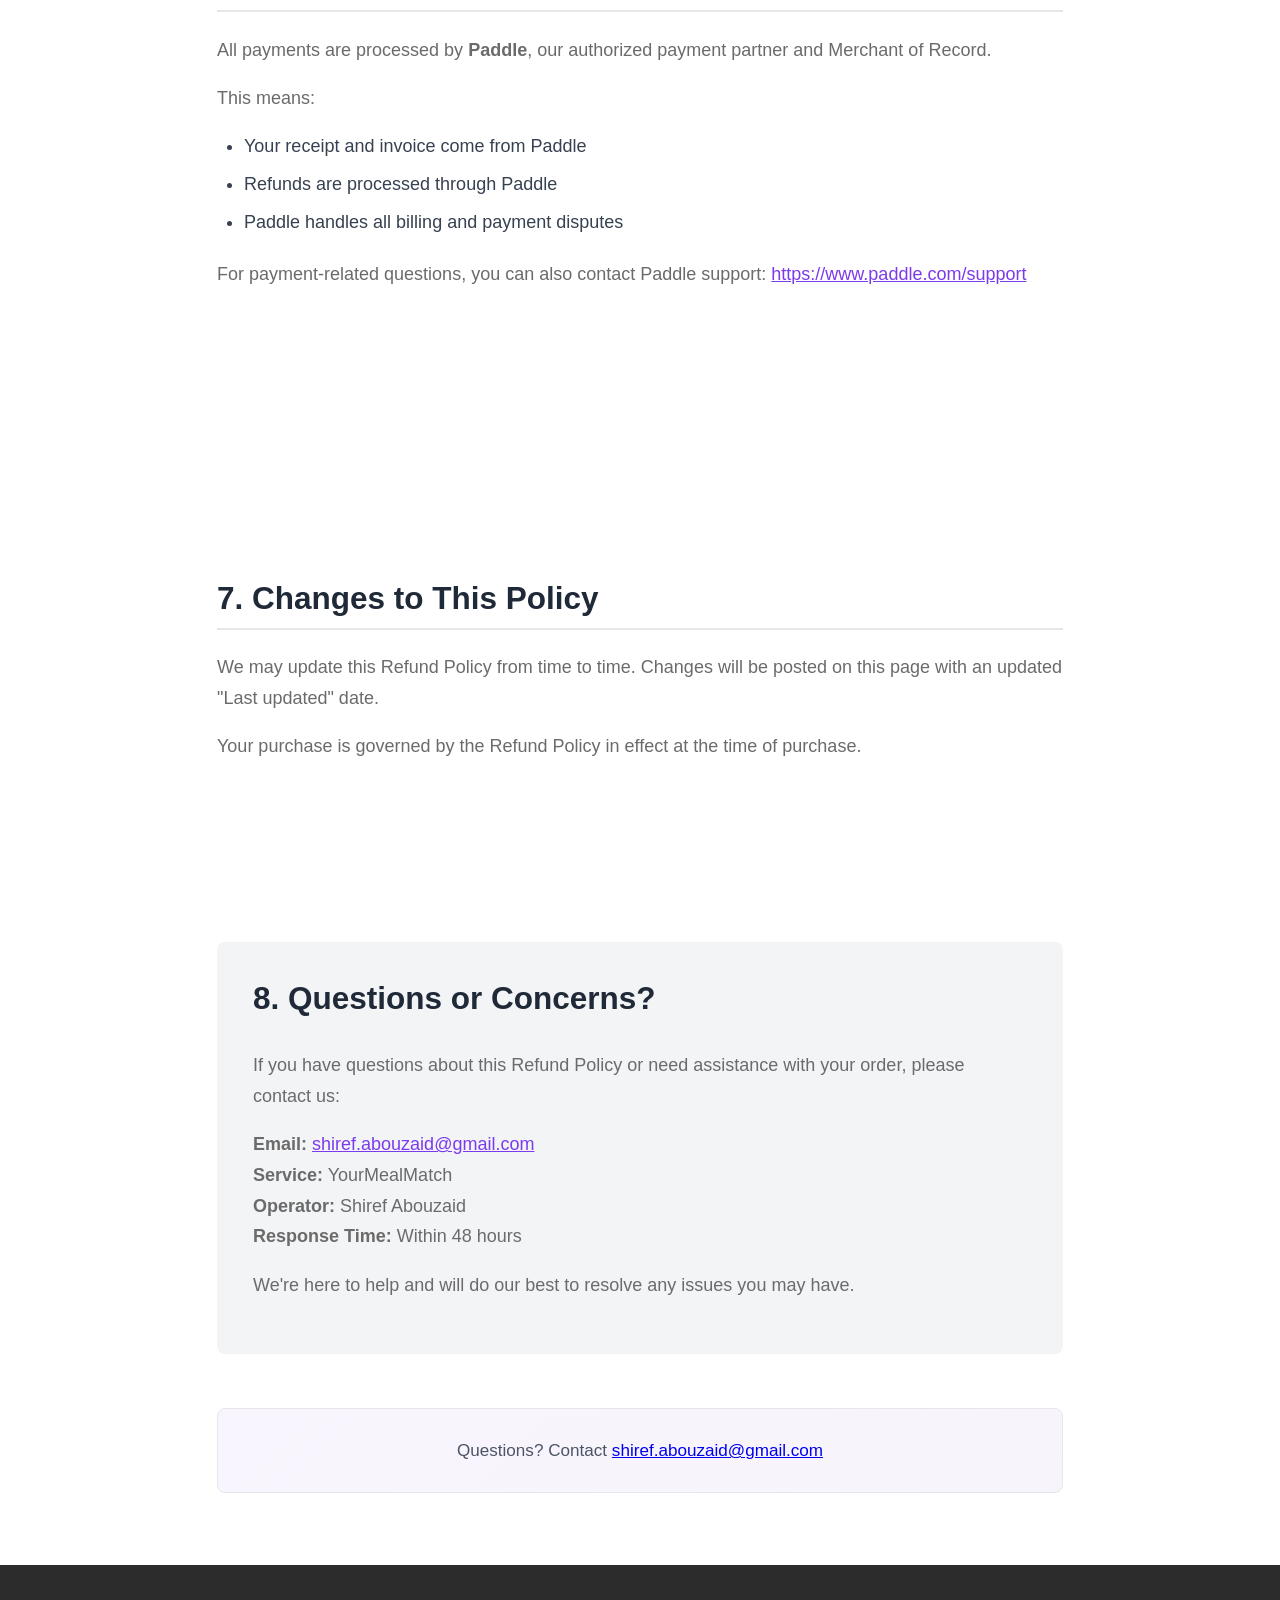
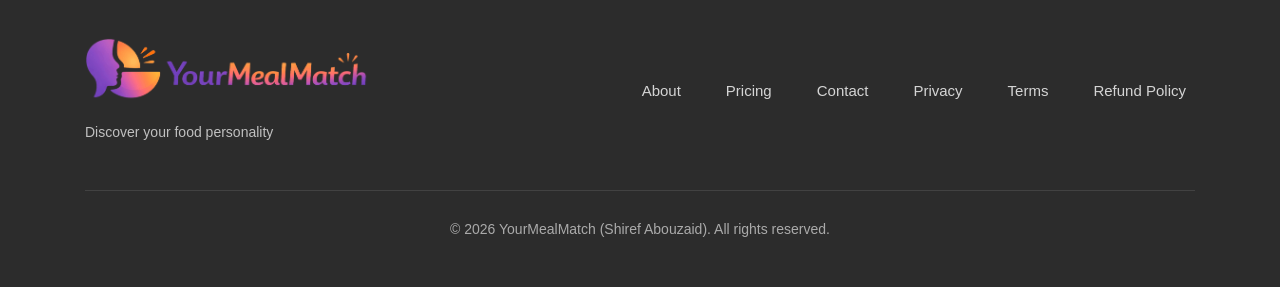
<file: refund-policy/index.html>
<!DOCTYPE html><html><head><meta charset="utf-8"><meta name="viewport" content="width=device-width, initial-scale=1"><title>YourMealMatch.com - Discover Your Food Personality</title><script async src="https://www.googletagmanager.com/gtag/js?id=G-N9KYEZG9EF"></script><script>window.dataLayer = window.dataLayer || [];
function gtag(){dataLayer.push(arguments);}
gtag('js', new Date());
gtag('config', 'G-N9KYEZG9EF');</script><style>:root{--brand-primary:#b6a7f2;--brand-primary-light:#d4cbfa;--brand-primary-dark:#9d8be8;--color-bg:#fafafa;--color-white:#fff;--color-text-primary:#2c2c2c;--color-text-secondary:#6b6b6b;--color-text-light:#9e9e9e;--spacing-xs:.5rem;--spacing-sm:1rem;--spacing-md:1.5rem;--spacing-lg:2.5rem;--spacing-xl:4rem;--spacing-2xl:6rem;--font-primary:-apple-system,BlinkMacSystemFont,"Segoe UI",Roboto,"Helvetica Neue",Arial,sans-serif;--font-size-base:16px;--font-size-lg:18px;--font-size-xl:24px;--font-size-2xl:32px;--font-size-3xl:40px;--line-height-relaxed:1.7;--border-radius:12px;--border-radius-lg:16px;--shadow-sm:0 2px 8px rgba(0,0,0,.06);--shadow-md:0 4px 16px rgba(0,0,0,.08);--transition:all .3s ease}*{box-sizing:border-box;margin:0;padding:0}html{font-size:var(--font-size-base);-webkit-font-smoothing:antialiased;-moz-osx-font-smoothing:grayscale;scroll-behavior:smooth}body{background-color:var(--color-bg);font-family:var(--font-primary);line-height:var(--line-height-relaxed)}body,h1,h2,h3,h4,h5,h6{color:var(--color-text-primary)}h1,h2,h3,h4,h5,h6{font-weight:600;line-height:1.3;margin-bottom:var(--spacing-md)}h1{font-size:var(--font-size-2xl);font-weight:700}h2{font-size:var(--font-size-xl)}h3{font-size:var(--font-size-lg)}p{color:var(--color-text-secondary);font-size:var(--font-size-base);margin-bottom:var(--spacing-md)}.container{margin:0 auto;max-width:1200px;padding:0 var(--spacing-md);width:100%}section{padding:var(--spacing-xl) 0}.btn{border:none;border-radius:var(--border-radius);cursor:pointer;display:inline-block;font-size:var(--font-size-base);font-weight:600;min-height:48px;min-width:48px;padding:var(--spacing-md) var(--spacing-lg);text-align:center;text-decoration:none;transition:var(--transition)}.btn-primary{background-color:var(--brand-primary);box-shadow:var(--shadow-sm);color:var(--color-white)}.btn-primary:hover{background-color:var(--brand-primary-dark);box-shadow:var(--shadow-md);transform:translateY(-2px)}.btn-primary:active{transform:translateY(0)}.card{background:var(--color-white);border-radius:var(--border-radius-lg);box-shadow:var(--shadow-sm);padding:var(--spacing-lg);transition:var(--transition)}.card:hover{box-shadow:var(--shadow-md)}.grid{display:grid;gap:var(--spacing-lg)}@media(min-width:768px){:root{--font-size-base:18px;--font-size-lg:20px;--font-size-xl:28px;--font-size-2xl:42px;--font-size-3xl:56px}.container{padding:0 var(--spacing-lg)}section{padding:var(--spacing-2xl) 0}}@media(min-width:1024px){:root{--font-size-2xl:48px;--font-size-3xl:64px}}:focus-visible{outline:3px solid var(--brand-primary);outline-offset:2px}.form-group{margin-bottom:var(--spacing-lg)}.form-label{display:block;font-weight:600;margin-bottom:var(--spacing-xs)}.form-input,.form-label{color:var(--color-text-primary);font-size:var(--font-size-base)}.form-input{background:var(--color-white);border:2px solid #e0e0e0;border-radius:var(--border-radius);font-family:var(--font-primary);min-height:52px;padding:var(--spacing-md);transition:var(--transition);width:100%}.form-input:focus{border-color:var(--brand-primary);box-shadow:0 0 0 3px #b6a7f21a;outline:none}.form-input::-moz-placeholder{color:var(--color-text-light)}.form-input::placeholder{color:var(--color-text-light)}.form-helper{color:var(--color-text-light);font-size:14px;font-style:italic;margin-bottom:0;margin-top:var(--spacing-xs)}</style><style>.page-container[data-v-c5ae3ae8]{display:flex;flex-direction:column;min-height:100vh}.navbar[data-v-c5ae3ae8]{background:#fff;border-bottom:1px solid #e5e7eb;position:relative;z-index:100}.navbar .container[data-v-c5ae3ae8]{height:100%;margin:0 auto;max-width:1200px;padding:0 1rem}.navbar-content[data-v-c5ae3ae8]{align-items:center;display:flex;flex-direction:column;gap:.5rem;height:100%;justify-content:center;padding:.75rem 0}.logo-link[data-v-c5ae3ae8]{display:block;flex-shrink:0;text-decoration:none;transition:opacity .2s ease}.logo-link[data-v-c5ae3ae8]:hover{opacity:.8}.logo-img[data-v-c5ae3ae8]{display:block;height:28px;width:auto}.nav-links[data-v-c5ae3ae8]{display:flex;gap:1.5rem;list-style:none;margin:0;padding:0}.nav-links li[data-v-c5ae3ae8]{margin:0}.nav-link[data-v-c5ae3ae8]{align-items:center;border-radius:6px;color:#6b7280;display:block;display:flex;font-size:13px;font-weight:500;min-height:36px;padding:.4rem .75rem;text-decoration:none;transition:all .2s ease;white-space:nowrap}.nav-link[data-v-c5ae3ae8]:hover{background:#7c3aed0d;color:#7c3aed}.nav-link[data-v-c5ae3ae8]:active{background:#7c3aed1a;color:#7c3aed}.footer[data-v-c5ae3ae8]{background:var(--color-text-primary);color:var(--color-white);margin-top:auto;padding:var(--spacing-xl) 0 var(--spacing-lg)}.footer-content[data-v-c5ae3ae8]{display:flex;flex-direction:column;gap:var(--spacing-lg);margin-bottom:var(--spacing-lg);text-align:center}.footer-logo-link[data-v-c5ae3ae8]{display:inline-block;margin-bottom:var(--spacing-xs);text-decoration:none;transition:var(--transition)}.footer-logo-link[data-v-c5ae3ae8]:hover{opacity:.85}.footer-logo[data-v-c5ae3ae8]{display:block;filter:brightness(1.2);height:50px;width:auto}.footer-tagline[data-v-c5ae3ae8]{color:#ffffffb3;font-size:14px;margin-bottom:0}.footer-nav[data-v-c5ae3ae8]{display:flex;flex-wrap:wrap;gap:var(--spacing-md);justify-content:center}.footer-link[data-v-c5ae3ae8]{color:#fffc;font-size:15px;padding:var(--spacing-xs);text-decoration:none;transition:var(--transition)}.footer-link[data-v-c5ae3ae8]:hover{color:var(--brand-primary-light)}.footer-bottom[data-v-c5ae3ae8]{border-top:1px solid hsla(0,0%,100%,.1);padding-top:var(--spacing-md);text-align:center}.footer-copyright[data-v-c5ae3ae8]{color:#fff9;font-size:14px;margin-bottom:0}@media(max-width:767px){.navbar .container[data-v-c5ae3ae8]{padding:0 1rem}.navbar-content[data-v-c5ae3ae8]{gap:.5rem;padding:.65rem 0}.logo-img[data-v-c5ae3ae8]{height:26px}.nav-links[data-v-c5ae3ae8]{gap:1.25rem}.nav-link[data-v-c5ae3ae8]{font-size:12px;padding:.35rem .65rem}.footer[data-v-c5ae3ae8]{padding:2rem 0 1.5rem}.footer-content[data-v-c5ae3ae8]{gap:1.5rem;margin-bottom:1.5rem}.footer-logo[data-v-c5ae3ae8]{height:42px}.footer-tagline[data-v-c5ae3ae8]{font-size:13px}.footer-nav[data-v-c5ae3ae8]{gap:.75rem}.footer-link[data-v-c5ae3ae8]{font-size:14px;padding:.4rem}.footer-bottom[data-v-c5ae3ae8]{padding-top:1rem}.footer-copyright[data-v-c5ae3ae8]{font-size:12px}}@media(min-width:768px){.navbar .container[data-v-c5ae3ae8]{padding:0 2rem}.navbar-content[data-v-c5ae3ae8]{flex-direction:row;gap:2rem;justify-content:space-between;padding:1rem 0}.logo-img[data-v-c5ae3ae8]{height:38px}.nav-links[data-v-c5ae3ae8]{gap:2rem}.nav-link[data-v-c5ae3ae8]{border-radius:0;font-size:15px;min-height:auto;padding:.5rem 0}.nav-link[data-v-c5ae3ae8],.nav-link[data-v-c5ae3ae8]:active,.nav-link[data-v-c5ae3ae8]:hover{background:transparent}.footer-logo[data-v-c5ae3ae8]{height:60px}.footer-content[data-v-c5ae3ae8]{align-items:center;flex-direction:row;justify-content:space-between;text-align:left}.footer-nav[data-v-c5ae3ae8]{justify-content:flex-end}}@media(min-width:1024px){.navbar-content[data-v-c5ae3ae8]{padding:1.25rem 0}.logo-img[data-v-c5ae3ae8]{height:40px}.nav-links[data-v-c5ae3ae8]{gap:2.5rem}.nav-link[data-v-c5ae3ae8]{font-size:16px}.footer-logo[data-v-c5ae3ae8]{height:65px}}</style><style>.refund-section[data-v-65f580ab]{background:#fff;flex:1;padding:3rem 0 4rem}.container[data-v-65f580ab]{margin:0 auto;max-width:900px;padding:0 1.5rem}.page-title[data-v-65f580ab]{color:#1f2937;font-size:2.5rem;font-weight:800;margin-bottom:.5rem;text-align:center}.last-updated[data-v-65f580ab]{color:#6b7280;font-size:.95rem;margin-bottom:2.5rem;text-align:center}.refund-content[data-v-65f580ab]{color:#374151;line-height:1.7}.simple-version[data-v-65f580ab]{background:linear-gradient(135deg,#7c3aed14,#5b21b614);border-left:4px solid #7c3aed;border-radius:8px;margin-bottom:3rem;padding:1.5rem 2rem}.simple-version h2[data-v-65f580ab]{color:#7c3aed;font-size:1.5rem;font-weight:700;margin-bottom:1rem}.simple-version p[data-v-65f580ab]{color:#4b5563;font-size:1.05rem;line-height:1.6;margin-bottom:0}.policy-section[data-v-65f580ab]{margin-bottom:3rem}.policy-section h2[data-v-65f580ab]{border-bottom:2px solid #e5e7eb;color:#1f2937;font-size:1.75rem;font-weight:700;margin-bottom:1.25rem;padding-bottom:.5rem}.policy-section h3[data-v-65f580ab]{color:#374151;font-size:1.25rem;font-weight:600;margin-bottom:.75rem;margin-top:1.5rem}.policy-section p[data-v-65f580ab]{font-size:1rem;margin-bottom:1rem}.policy-section ol[data-v-65f580ab],.policy-section ul[data-v-65f580ab]{margin-bottom:1.25rem;padding-left:1.5rem}.policy-section li[data-v-65f580ab]{line-height:1.6;margin-bottom:.5rem}.policy-section a[data-v-65f580ab]{color:#7c3aed;text-decoration:underline;transition:color .2s ease}.policy-section a[data-v-65f580ab]:hover{color:#6d28d9}.help-section[data-v-65f580ab]{background:#dbeafe;border-left:4px solid #3b82f6;border-radius:8px;padding:1.5rem 2rem}.help-section h2[data-v-65f580ab]{border-bottom:none;color:#1e40af}.help-section li[data-v-65f580ab],.help-section p[data-v-65f580ab]{color:#1e3a8a}.help-section ol[data-v-65f580ab]{counter-reset:item;list-style:none;padding-left:0}.help-section ol li[data-v-65f580ab]{counter-increment:item;margin-bottom:1rem;padding-left:2rem;position:relative}.help-section ol li[data-v-65f580ab]:before{align-items:center;background:#3b82f6;border-radius:50%;color:#fff;content:counter(item);display:flex;font-size:.85rem;font-weight:700;height:1.5rem;justify-content:center;left:0;position:absolute;top:0;width:1.5rem}.contact-section[data-v-65f580ab]{background:#f3f4f6;border-radius:8px;padding:2rem}.contact-section h2[data-v-65f580ab]{border-bottom:none;color:#1f2937}.footer-note[data-v-65f580ab]{background:linear-gradient(135deg,#7c3aed0d,#5b21b60d);border:1px solid #e5e7eb;border-radius:8px;margin-top:2rem;padding:1.5rem 2rem;text-align:center}.footer-note p[data-v-65f580ab]{color:#4b5563;font-size:.95rem;font-weight:500;margin:0}@media(max-width:767px){.refund-section[data-v-65f580ab]{padding:1.5rem 0 2rem}.container[data-v-65f580ab]{padding:0 1rem}.page-title[data-v-65f580ab]{font-size:1.75rem;margin-bottom:.5rem}.last-updated[data-v-65f580ab]{font-size:.85rem;margin-bottom:1.5rem}.simple-version[data-v-65f580ab]{margin-bottom:2rem;padding:1rem 1.25rem}.simple-version h2[data-v-65f580ab]{font-size:1.1rem;margin-bottom:.75rem}.simple-version p[data-v-65f580ab]{font-size:.95rem;line-height:1.5}.policy-section[data-v-65f580ab]{margin-bottom:2rem}.policy-section h2[data-v-65f580ab]{font-size:1.35rem;margin-bottom:1rem}.policy-section h3[data-v-65f580ab]{font-size:1rem;margin-bottom:.5rem;margin-top:1.25rem}.policy-section p[data-v-65f580ab]{font-size:.95rem;margin-bottom:.75rem}.policy-section ol[data-v-65f580ab],.policy-section ul[data-v-65f580ab]{margin-bottom:1rem;padding-left:1.25rem}.policy-section li[data-v-65f580ab]{font-size:.95rem;margin-bottom:.4rem}.contact-section[data-v-65f580ab],.help-section[data-v-65f580ab]{padding:1.25rem 1rem}.help-section ol li[data-v-65f580ab]{padding-left:1.75rem}.help-section ol li[data-v-65f580ab]:before{font-size:.75rem;height:1.25rem;width:1.25rem}.footer-note[data-v-65f580ab]{margin-top:1.5rem;padding:1.25rem 1rem}.footer-note p[data-v-65f580ab]{font-size:.9rem}}@media(min-width:768px)and (max-width:1023px){.refund-section[data-v-65f580ab]{padding:2.5rem 0 3.5rem}.page-title[data-v-65f580ab]{font-size:2.25rem}}@media(max-width:480px){.container[data-v-65f580ab]{padding:0 1rem}.contact-section[data-v-65f580ab],.help-section[data-v-65f580ab],.simple-version[data-v-65f580ab]{padding:1rem}}</style><link rel="stylesheet" href="/_nuxt/entry.CrqnxK01.css" crossorigin><link rel="preload" as="fetch" crossorigin="anonymous" href="/refund-policy/_payload.json?a6c67942-340d-43c3-a8c4-4f4fb8c81d0f"><link rel="modulepreload" as="script" crossorigin href="/_nuxt/ExPHrAIT.js"><link rel="modulepreload" as="script" crossorigin href="/_nuxt/CqFjfxtH.js"><link rel="modulepreload" as="script" crossorigin href="/_nuxt/Dnqxf7FM.js"><link rel="modulepreload" as="script" crossorigin href="/_nuxt/Vb9Dlb51.js"><link rel="preload" as="fetch" fetchpriority="low" crossorigin="anonymous" href="/_nuxt/builds/meta/a6c67942-340d-43c3-a8c4-4f4fb8c81d0f.json"><script type="module" src="/_nuxt/ExPHrAIT.js" crossorigin></script><link rel="prefetch" as="image" type="image/png" href="/_nuxt/logo.tZ4POSzX.png"><meta name="description" content="Discover which healthy meals match your food personality and which ones probably don't. Privacy-first lifestyle insights, no face recognition, no biometric data."><meta name="keywords" content="food personality, meal matching, healthy meals, lifestyle insights, food preferences"><meta name="theme-color" content="#7c3aed"><meta property="og:title" content="YourMealMatch.com - Discover Your Food Personality"><meta property="og:description" content="Find healthy meals you'll love based on your unique food personality"><meta property="og:type" content="website"><link rel="icon" type="image/png" href="/favicon-96x96.png" sizes="96x96"><link rel="icon" type="image/svg+xml" href="/favicon.svg"><link rel="shortcut icon" href="/favicon.ico"><link rel="apple-touch-icon" sizes="180x180" href="/apple-touch-icon.png"><link rel="manifest" href="/site.webmanifest"><script id="unhead:payload" type="application/json">{"title":"YourMealMatch.com - Discover Your Food Personality"}</script></head><body><div id="__nuxt"><div class="page-container" data-v-c5ae3ae8><nav class="navbar" role="navigation" aria-label="Main navigation" data-v-c5ae3ae8><div class="container" data-v-c5ae3ae8><div class="navbar-content" data-v-c5ae3ae8><a href="/" class="logo-link" aria-label="YourMealMatch home" data-v-c5ae3ae8><img src="/_nuxt/logo.tZ4POSzX.png" alt="YourMealMatch logo" class="logo-img" data-v-c5ae3ae8></a><ul class="nav-links" role="list" data-v-c5ae3ae8><li data-v-c5ae3ae8><a href="#how-it-works" class="nav-link" data-v-c5ae3ae8>How It Works</a></li><li data-v-c5ae3ae8><a href="/pricing" class="nav-link" data-v-c5ae3ae8>Pricing</a></li><li data-v-c5ae3ae8><a href="#faq" class="nav-link" data-v-c5ae3ae8>FAQ</a></li></ul></div></div></nav><!--[--><section class="refund-section" data-v-65f580ab><div class="container" data-v-65f580ab><h1 class="page-title" data-v-65f580ab>Refund Policy</h1><p class="last-updated" data-v-65f580ab>Last updated: January 8, 2026</p><div class="refund-content" data-v-65f580ab><div class="simple-version" data-v-65f580ab><h2 data-v-65f580ab>The Simple Version</h2><p data-v-65f580ab> We process refunds on a case-by-case basis within 14 days of purchase. Contact us at shiref.abouzaid@gmail.com with your order details to request a refund. Approved refunds are typically processed within 5-10 business days. </p></div><section class="policy-section" data-v-65f580ab><h2 data-v-65f580ab>1. Refund Policy</h2><p data-v-65f580ab> We process refunds on a case-by-case basis within 14 days of purchase. </p><p data-v-65f580ab> Refund requests must be submitted within 14 days of your purchase date. Each request is reviewed individually and processed at our discretion. </p></section><section class="policy-section" data-v-65f580ab><h2 data-v-65f580ab>2. How to Request a Refund</h2><p data-v-65f580ab> To request a refund, please contact us at <a href="mailto:shiref.abouzaid@gmail.com" data-v-65f580ab>shiref.abouzaid@gmail.com</a> with: </p><ul data-v-65f580ab><li data-v-65f580ab>Your order number</li><li data-v-65f580ab>Email address used for purchase</li><li data-v-65f580ab>Brief reason for your request</li></ul></section><section class="policy-section" data-v-65f580ab><h2 data-v-65f580ab>3. Refund Processing</h2><p data-v-65f580ab> Refund requests are reviewed individually. Approved refunds are processed within 5-10 business days to your original payment method. </p><p data-v-65f580ab> You will receive email confirmation once your refund has been processed. </p></section><section class="policy-section" data-v-65f580ab><h2 data-v-65f580ab>4. Eligibility</h2><p data-v-65f580ab> Refund requests must be submitted within 14 days of purchase. Digital products that have been fully delivered and accessed may have limited refund eligibility, except where required by applicable consumer protection laws. </p><p data-v-65f580ab> This refund policy does not affect your statutory rights as a consumer under local law. </p></section><section class="policy-section help-section" data-v-65f580ab><h2 data-v-65f580ab>5. Didn&#39;t Receive Your Report?</h2><p data-v-65f580ab> If you haven&#39;t received your report within 48 hours, please try these steps before requesting a refund: </p><ol data-v-65f580ab><li data-v-65f580ab><strong data-v-65f580ab>Check your spam/junk folder</strong> - Our emails sometimes get filtered</li><li data-v-65f580ab><strong data-v-65f580ab>Search your inbox</strong> for emails from YourMealMatch</li><li data-v-65f580ab><strong data-v-65f580ab>Verify your email address</strong> - Check that you entered it correctly during purchase</li><li data-v-65f580ab><strong data-v-65f580ab>Wait 48 hours</strong> - Reports are delivered within 24-48 hours</li><li data-v-65f580ab><strong data-v-65f580ab>Contact us</strong> at <a href="mailto:shiref.abouzaid@gmail.com" data-v-65f580ab>shiref.abouzaid@gmail.com</a> - We&#39;ll investigate and resend if needed</li></ol><p data-v-65f580ab><strong data-v-65f580ab>Response time:</strong> We respond to all emails within 48 hours. </p></section><section class="policy-section" data-v-65f580ab><h2 data-v-65f580ab>6. Payment Processing (Paddle)</h2><p data-v-65f580ab> All payments are processed by <strong data-v-65f580ab>Paddle</strong>, our authorized payment partner and Merchant of Record. </p><p data-v-65f580ab> This means: </p><ul data-v-65f580ab><li data-v-65f580ab>Your receipt and invoice come from Paddle</li><li data-v-65f580ab>Refunds are processed through Paddle</li><li data-v-65f580ab>Paddle handles all billing and payment disputes</li></ul><p data-v-65f580ab> For payment-related questions, you can also contact Paddle support: <a href="https://www.paddle.com/support" target="_blank" rel="noopener" data-v-65f580ab>https://www.paddle.com/support</a></p></section><section class="policy-section" data-v-65f580ab><h2 data-v-65f580ab>7. Changes to This Policy</h2><p data-v-65f580ab> We may update this Refund Policy from time to time. Changes will be posted on this page with an updated &quot;Last updated&quot; date. </p><p data-v-65f580ab> Your purchase is governed by the Refund Policy in effect at the time of purchase. </p></section><section class="policy-section contact-section" data-v-65f580ab><h2 data-v-65f580ab>8. Questions or Concerns?</h2><p data-v-65f580ab> If you have questions about this Refund Policy or need assistance with your order, please contact us: </p><p data-v-65f580ab><strong data-v-65f580ab>Email:</strong> <a href="mailto:shiref.abouzaid@gmail.com" data-v-65f580ab>shiref.abouzaid@gmail.com</a><br data-v-65f580ab><strong data-v-65f580ab>Service:</strong> YourMealMatch<br data-v-65f580ab><strong data-v-65f580ab>Operator:</strong> Shiref Abouzaid<br data-v-65f580ab><strong data-v-65f580ab>Response Time:</strong> Within 48 hours </p><p data-v-65f580ab> We&#39;re here to help and will do our best to resolve any issues you may have. </p></section><div class="footer-note" data-v-65f580ab><p data-v-65f580ab> Questions? Contact <a href="mailto:shiref.abouzaid@gmail.com" data-v-65f580ab>shiref.abouzaid@gmail.com</a></p></div></div></div></section><!--]--><footer class="footer" data-v-c5ae3ae8><div class="container" data-v-c5ae3ae8><div class="footer-content" data-v-c5ae3ae8><div class="footer-brand" data-v-c5ae3ae8><a href="/" class="footer-logo-link" data-v-c5ae3ae8><img src="/_nuxt/logo.tZ4POSzX.png" alt="YourMealMatch.com" class="footer-logo" data-v-c5ae3ae8></a><p class="footer-tagline" data-v-c5ae3ae8>Discover your food personality</p></div><nav class="footer-nav" data-v-c5ae3ae8><a href="/about" class="footer-link" data-v-c5ae3ae8>About</a><a href="/pricing" class="footer-link" data-v-c5ae3ae8>Pricing</a><a href="/contact" class="footer-link" data-v-c5ae3ae8>Contact</a><a href="/privacy" class="footer-link" data-v-c5ae3ae8>Privacy</a><a href="/terms" class="footer-link" data-v-c5ae3ae8>Terms</a><a aria-current="page" href="/refund-policy" class="router-link-active router-link-exact-active footer-link" data-v-c5ae3ae8>Refund Policy</a></nav></div><div class="footer-bottom" data-v-c5ae3ae8><p class="footer-copyright" data-v-c5ae3ae8> © 2026 YourMealMatch (Shiref Abouzaid). All rights reserved. </p></div></div></footer></div></div><div id="teleports"></div><script>window.__NUXT__={};window.__NUXT__.config={public:{},app:{baseURL:"/",buildId:"a6c67942-340d-43c3-a8c4-4f4fb8c81d0f",buildAssetsDir:"/_nuxt/",cdnURL:""}}</script><script type="application/json" data-nuxt-data="nuxt-app" data-ssr="true" id="__NUXT_DATA__" data-src="/refund-policy/_payload.json?a6c67942-340d-43c3-a8c4-4f4fb8c81d0f">[{"state":1,"once":3,"_errors":4,"serverRendered":6,"path":7,"prerenderedAt":8},["Reactive",2],{},["Set"],["ShallowReactive",5],{},true,"/refund-policy",1773482402646]</script></body></html>
</file>
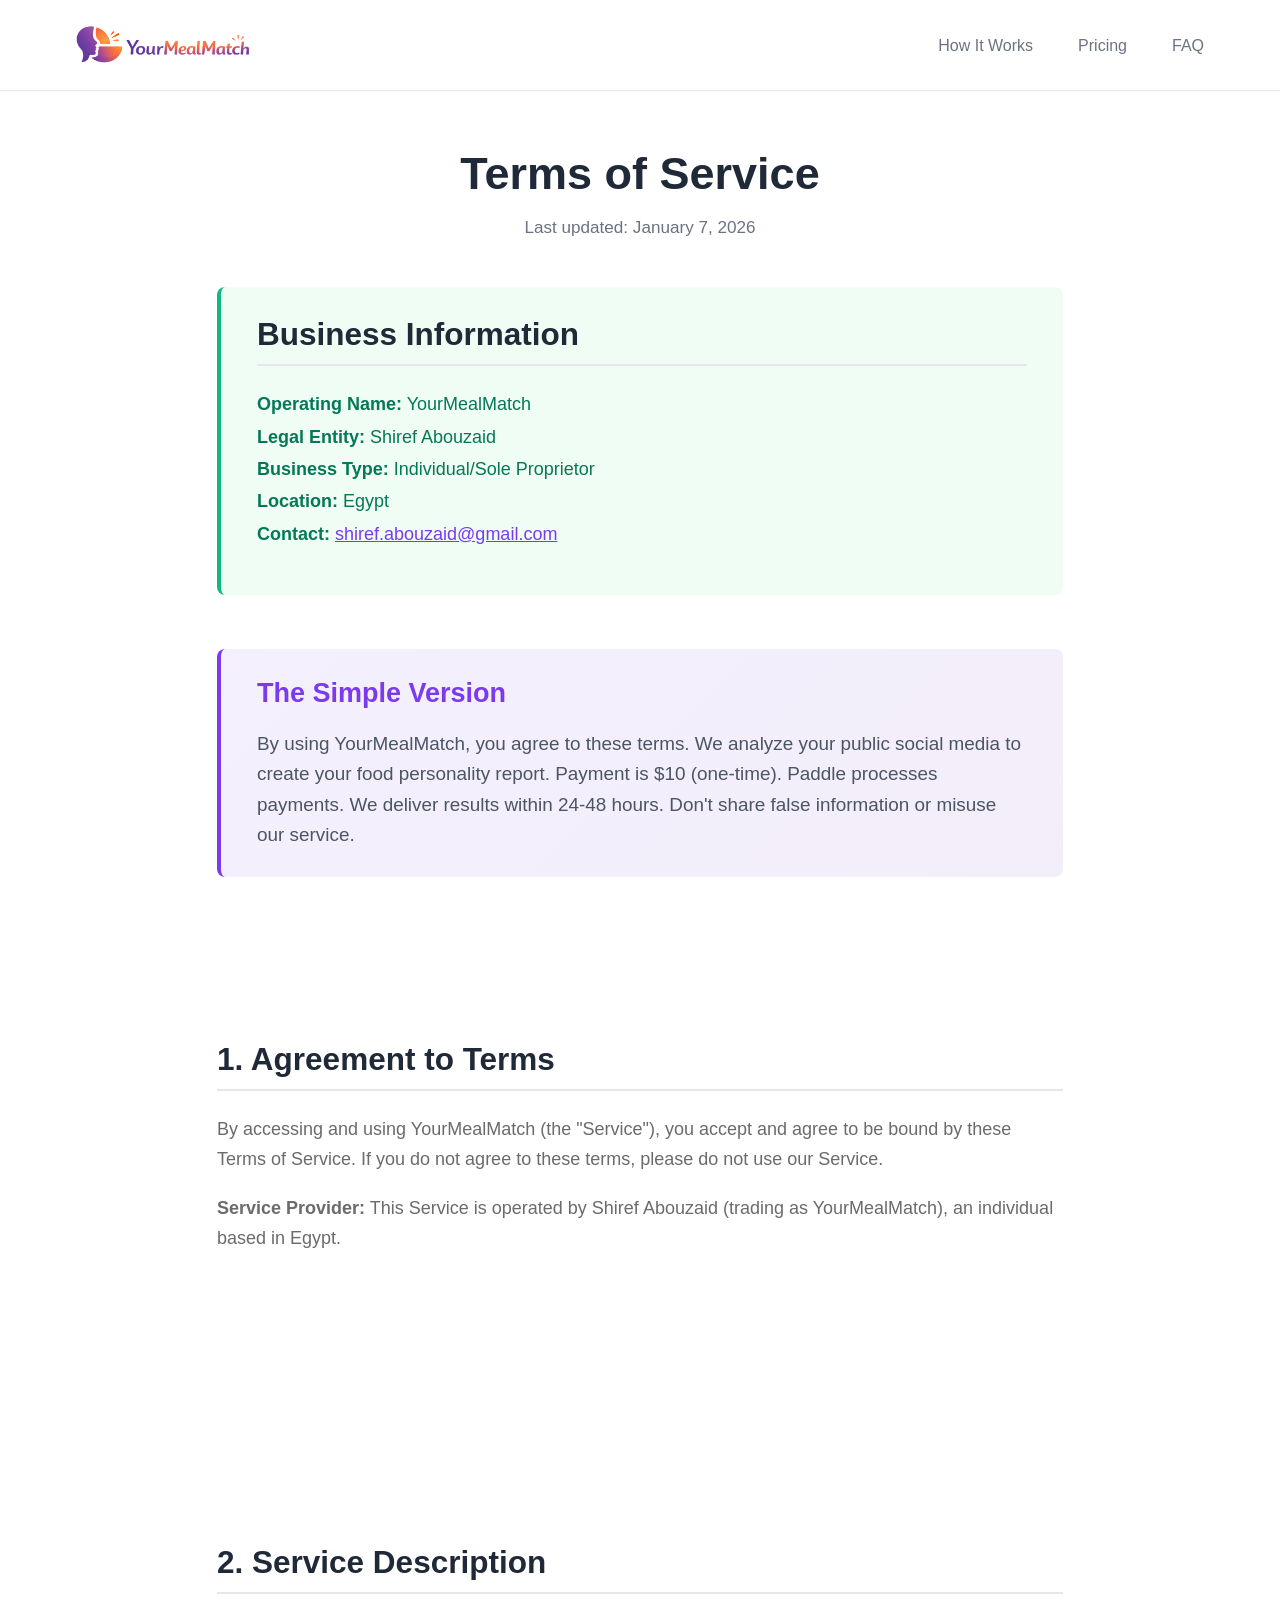
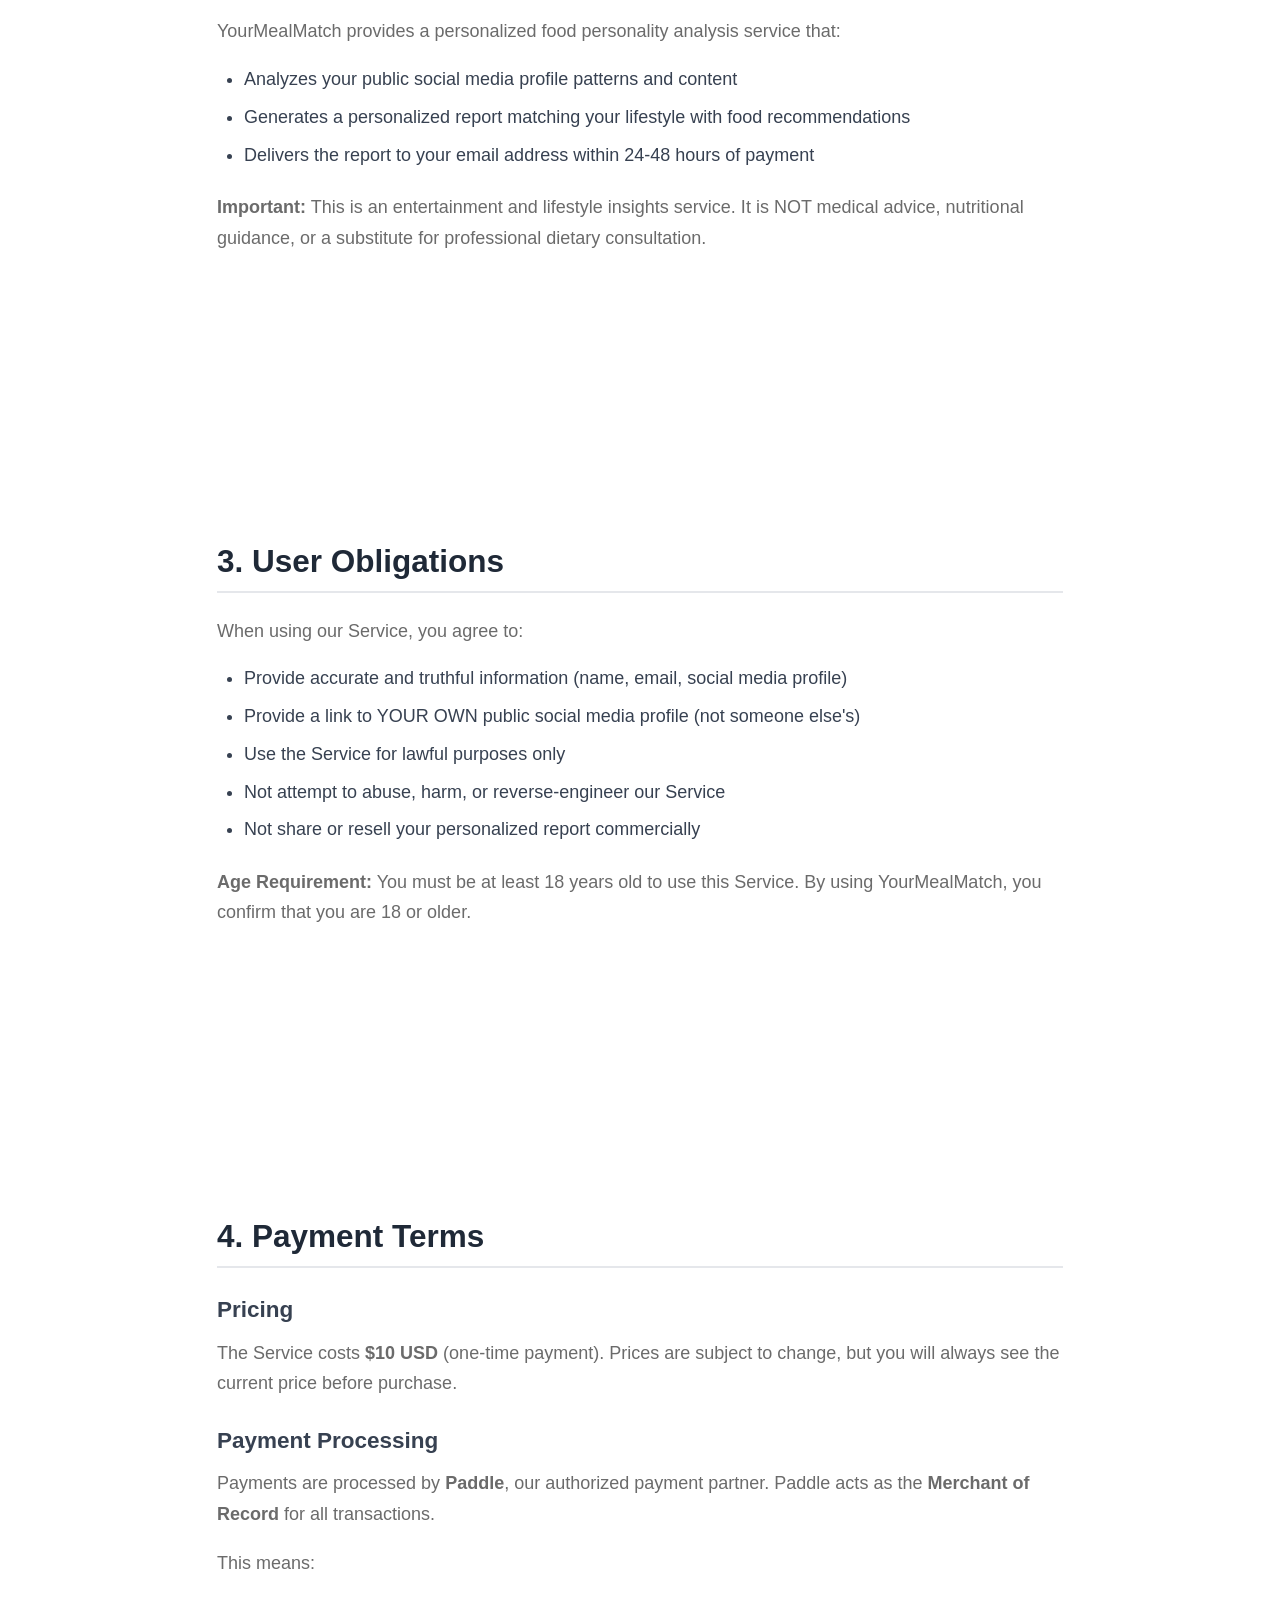
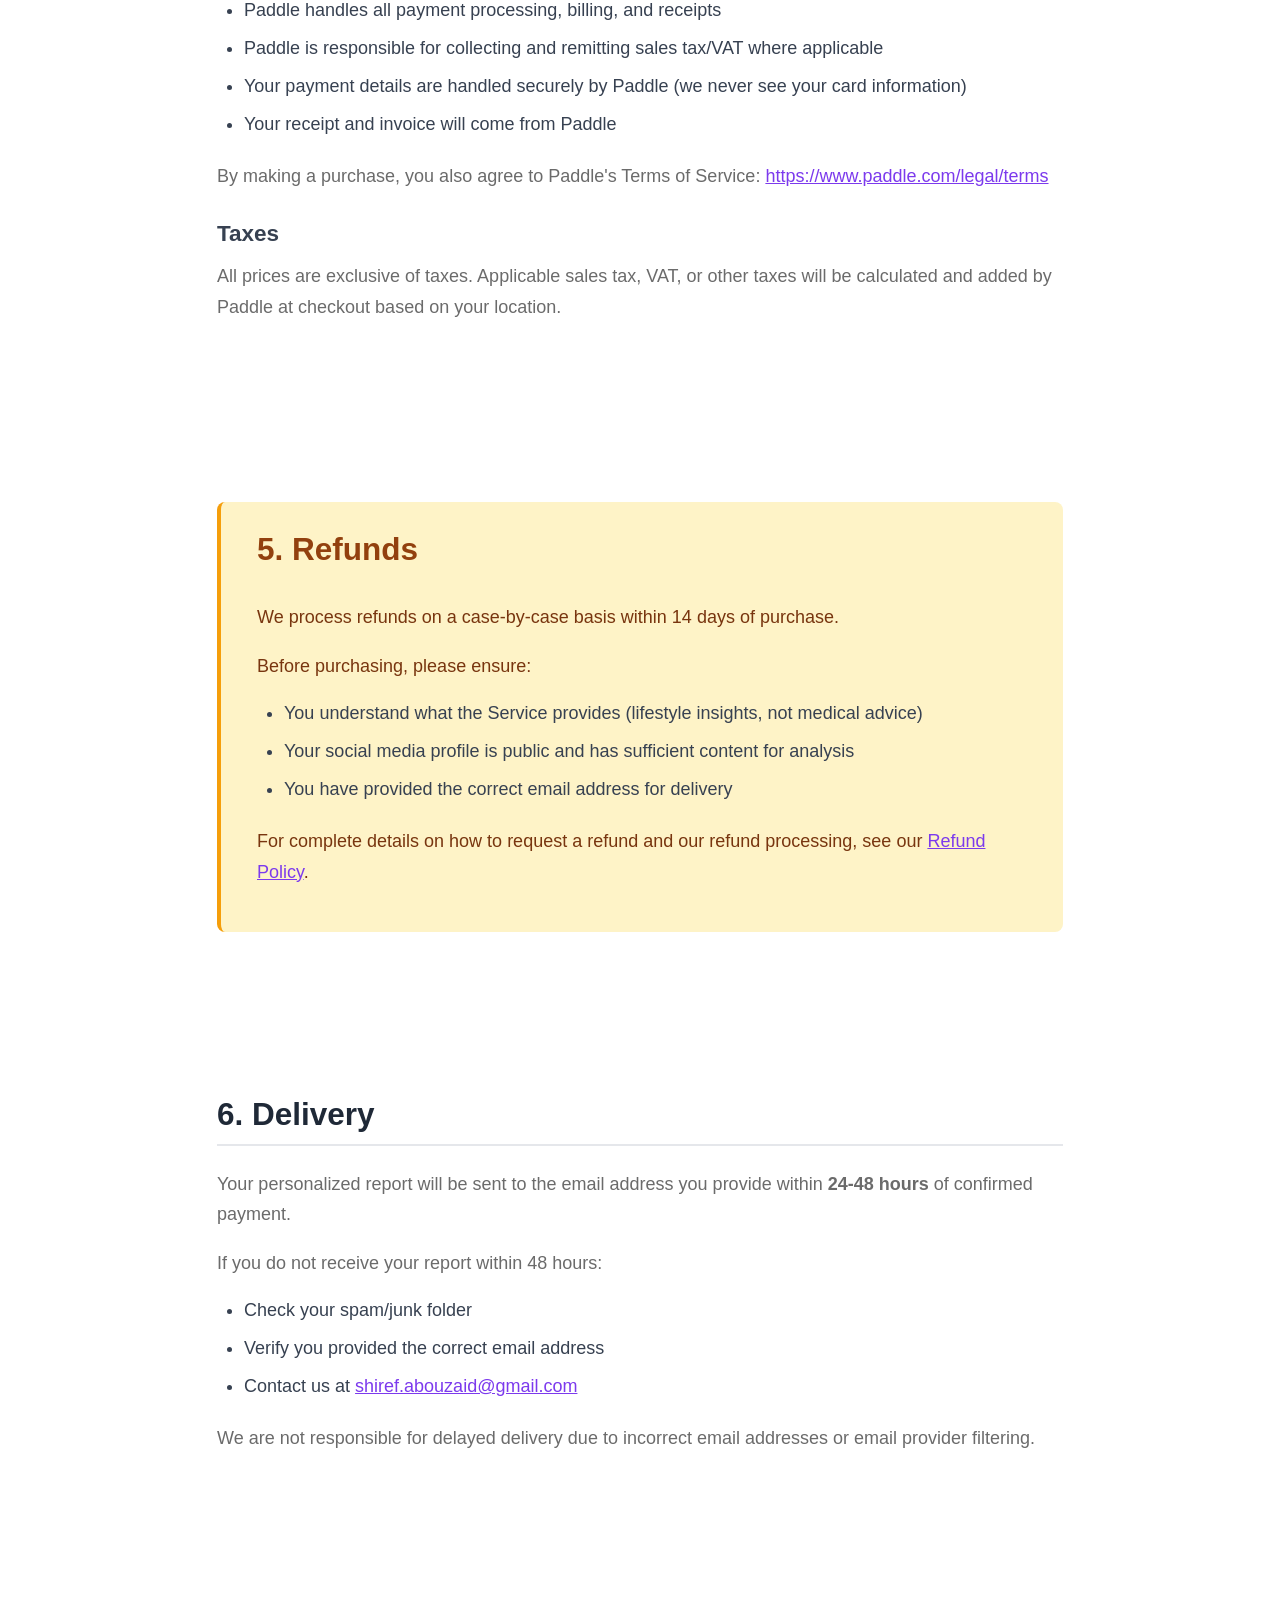
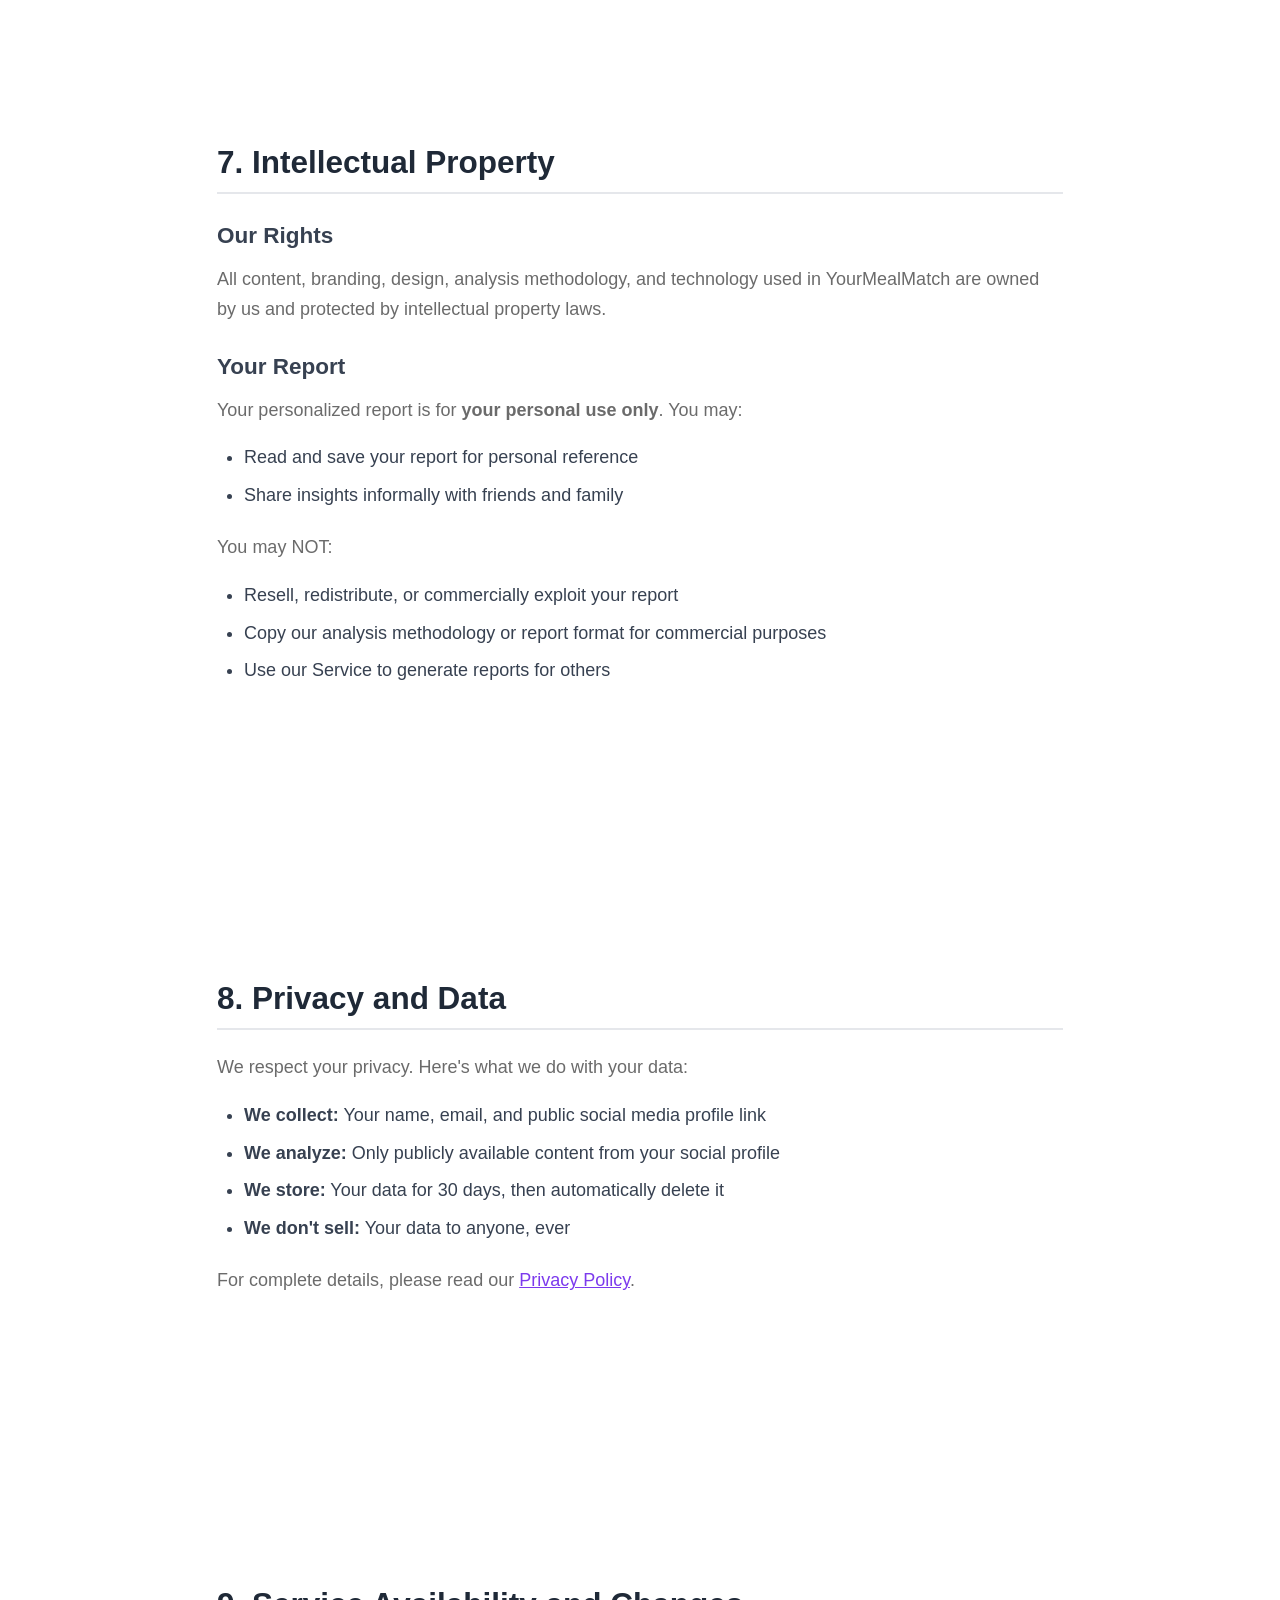
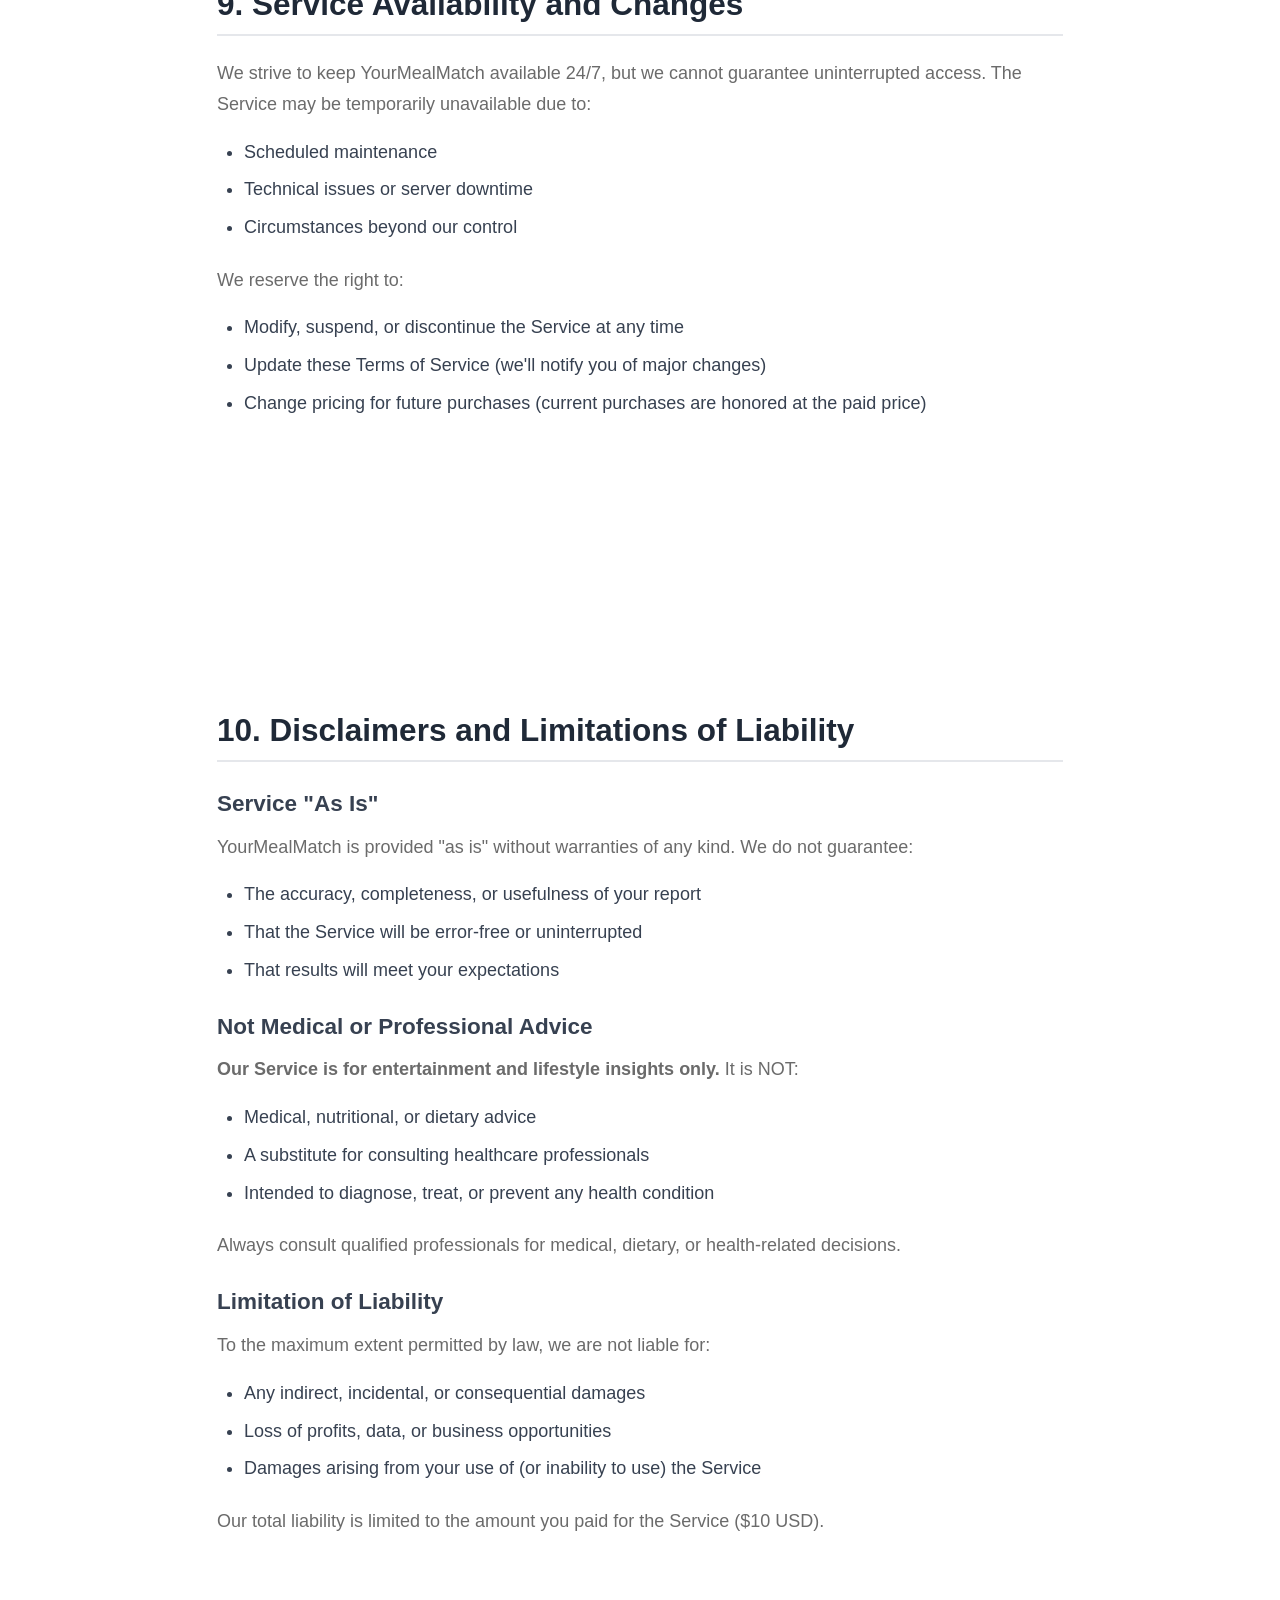
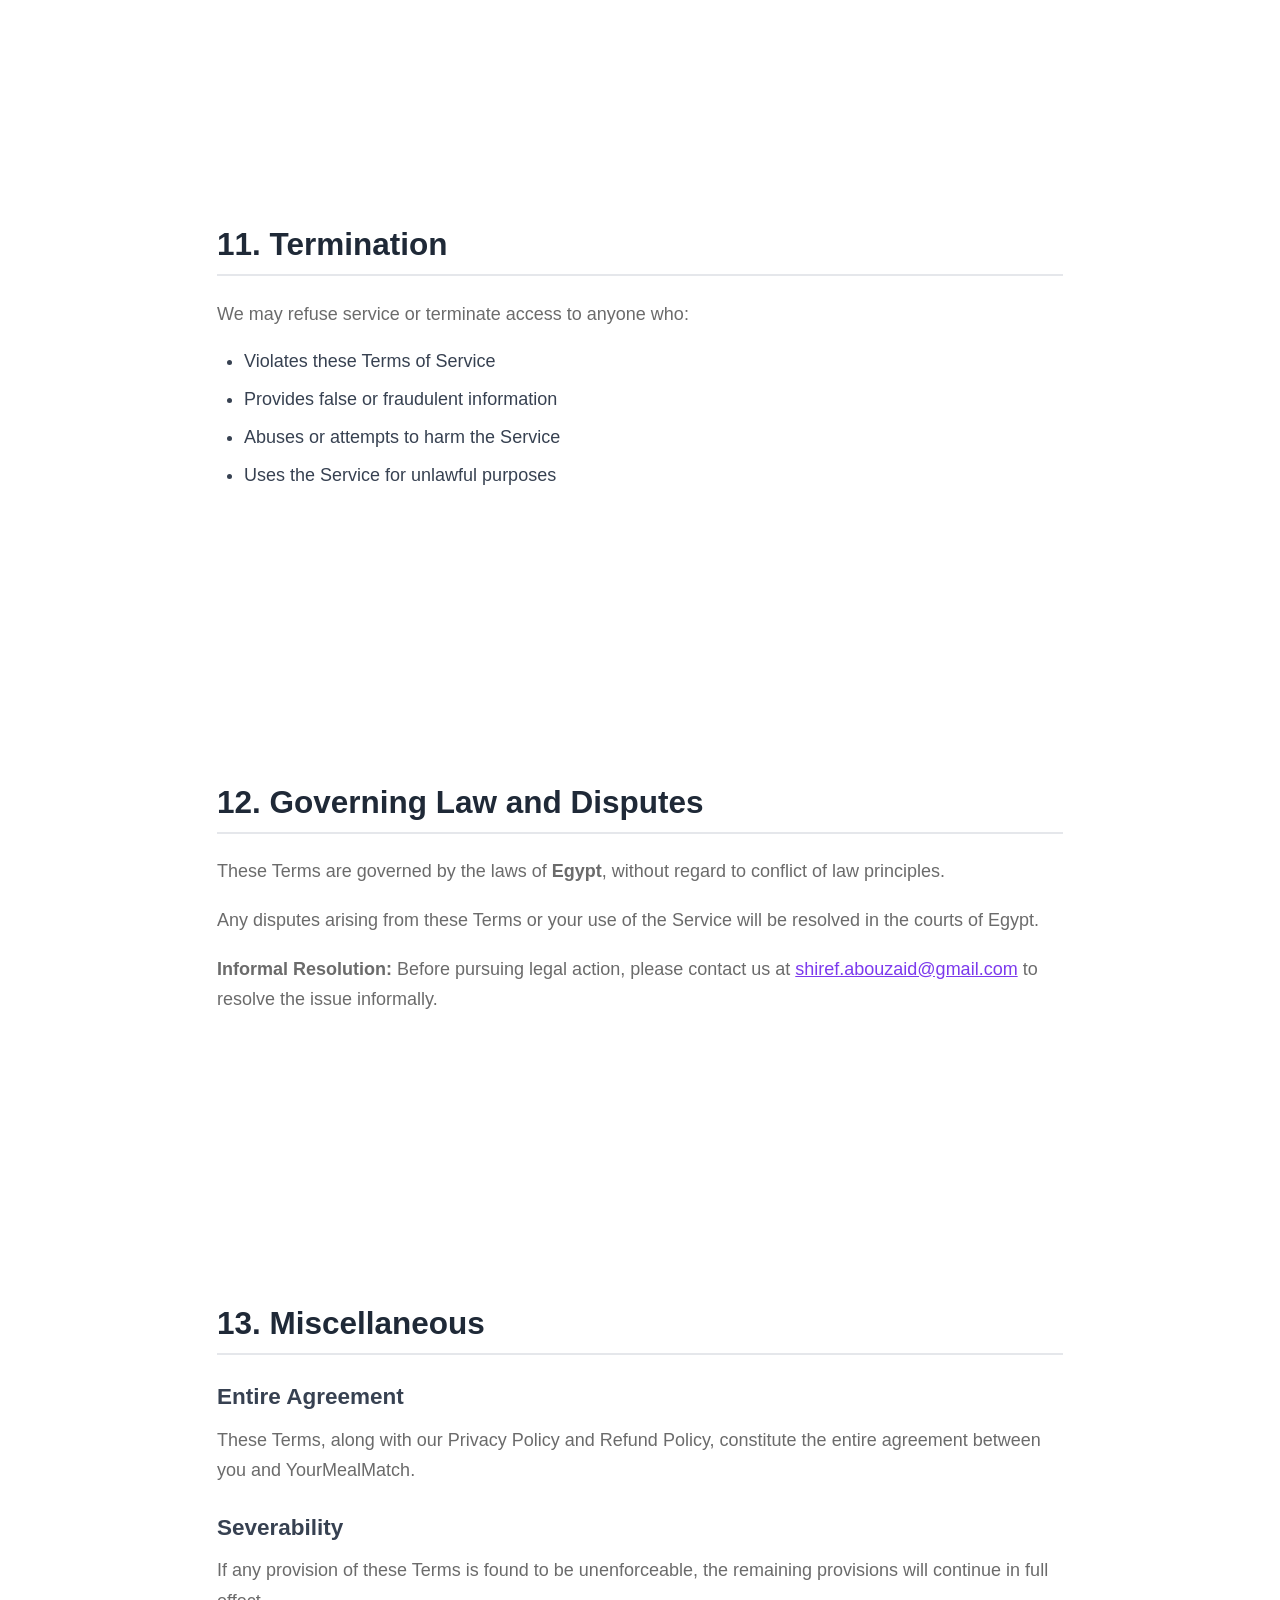
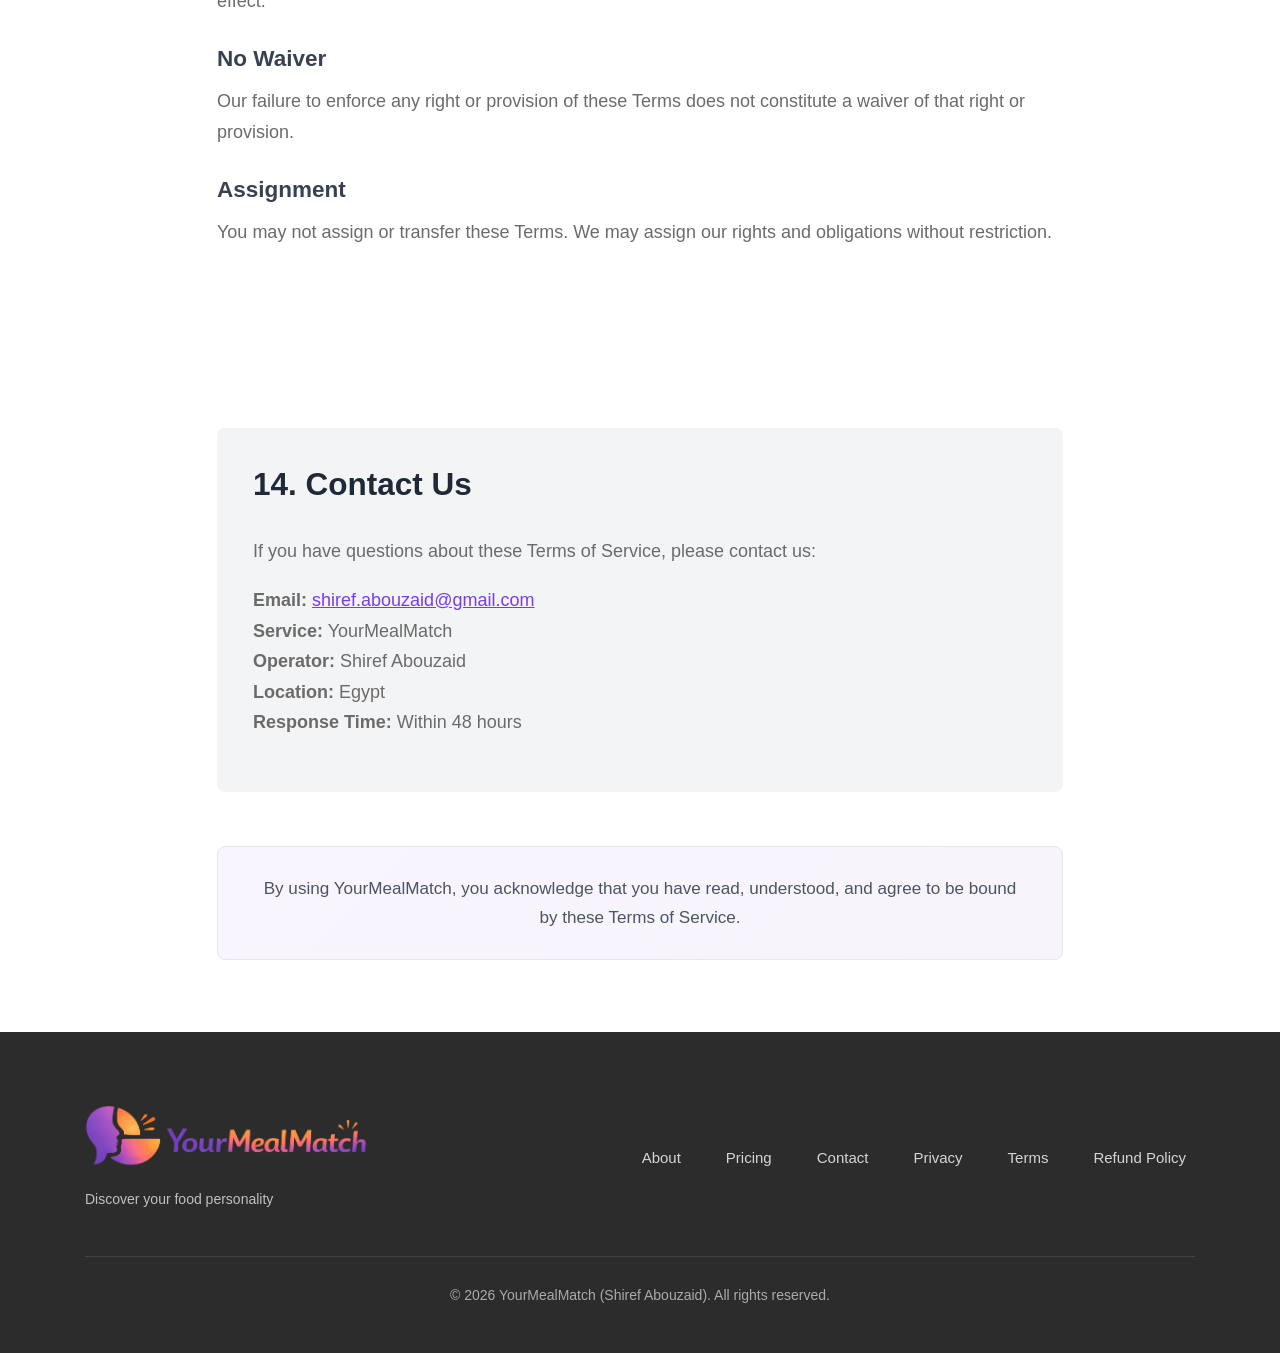
<file: terms/index.html>
<!DOCTYPE html><html><head><meta charset="utf-8"><meta name="viewport" content="width=device-width, initial-scale=1"><title>YourMealMatch.com - Discover Your Food Personality</title><script async src="https://www.googletagmanager.com/gtag/js?id=G-N9KYEZG9EF"></script><script>window.dataLayer = window.dataLayer || [];
function gtag(){dataLayer.push(arguments);}
gtag('js', new Date());
gtag('config', 'G-N9KYEZG9EF');</script><style>:root{--brand-primary:#b6a7f2;--brand-primary-light:#d4cbfa;--brand-primary-dark:#9d8be8;--color-bg:#fafafa;--color-white:#fff;--color-text-primary:#2c2c2c;--color-text-secondary:#6b6b6b;--color-text-light:#9e9e9e;--spacing-xs:.5rem;--spacing-sm:1rem;--spacing-md:1.5rem;--spacing-lg:2.5rem;--spacing-xl:4rem;--spacing-2xl:6rem;--font-primary:-apple-system,BlinkMacSystemFont,"Segoe UI",Roboto,"Helvetica Neue",Arial,sans-serif;--font-size-base:16px;--font-size-lg:18px;--font-size-xl:24px;--font-size-2xl:32px;--font-size-3xl:40px;--line-height-relaxed:1.7;--border-radius:12px;--border-radius-lg:16px;--shadow-sm:0 2px 8px rgba(0,0,0,.06);--shadow-md:0 4px 16px rgba(0,0,0,.08);--transition:all .3s ease}*{box-sizing:border-box;margin:0;padding:0}html{font-size:var(--font-size-base);-webkit-font-smoothing:antialiased;-moz-osx-font-smoothing:grayscale;scroll-behavior:smooth}body{background-color:var(--color-bg);font-family:var(--font-primary);line-height:var(--line-height-relaxed)}body,h1,h2,h3,h4,h5,h6{color:var(--color-text-primary)}h1,h2,h3,h4,h5,h6{font-weight:600;line-height:1.3;margin-bottom:var(--spacing-md)}h1{font-size:var(--font-size-2xl);font-weight:700}h2{font-size:var(--font-size-xl)}h3{font-size:var(--font-size-lg)}p{color:var(--color-text-secondary);font-size:var(--font-size-base);margin-bottom:var(--spacing-md)}.container{margin:0 auto;max-width:1200px;padding:0 var(--spacing-md);width:100%}section{padding:var(--spacing-xl) 0}.btn{border:none;border-radius:var(--border-radius);cursor:pointer;display:inline-block;font-size:var(--font-size-base);font-weight:600;min-height:48px;min-width:48px;padding:var(--spacing-md) var(--spacing-lg);text-align:center;text-decoration:none;transition:var(--transition)}.btn-primary{background-color:var(--brand-primary);box-shadow:var(--shadow-sm);color:var(--color-white)}.btn-primary:hover{background-color:var(--brand-primary-dark);box-shadow:var(--shadow-md);transform:translateY(-2px)}.btn-primary:active{transform:translateY(0)}.card{background:var(--color-white);border-radius:var(--border-radius-lg);box-shadow:var(--shadow-sm);padding:var(--spacing-lg);transition:var(--transition)}.card:hover{box-shadow:var(--shadow-md)}.grid{display:grid;gap:var(--spacing-lg)}@media(min-width:768px){:root{--font-size-base:18px;--font-size-lg:20px;--font-size-xl:28px;--font-size-2xl:42px;--font-size-3xl:56px}.container{padding:0 var(--spacing-lg)}section{padding:var(--spacing-2xl) 0}}@media(min-width:1024px){:root{--font-size-2xl:48px;--font-size-3xl:64px}}:focus-visible{outline:3px solid var(--brand-primary);outline-offset:2px}.form-group{margin-bottom:var(--spacing-lg)}.form-label{display:block;font-weight:600;margin-bottom:var(--spacing-xs)}.form-input,.form-label{color:var(--color-text-primary);font-size:var(--font-size-base)}.form-input{background:var(--color-white);border:2px solid #e0e0e0;border-radius:var(--border-radius);font-family:var(--font-primary);min-height:52px;padding:var(--spacing-md);transition:var(--transition);width:100%}.form-input:focus{border-color:var(--brand-primary);box-shadow:0 0 0 3px #b6a7f21a;outline:none}.form-input::-moz-placeholder{color:var(--color-text-light)}.form-input::placeholder{color:var(--color-text-light)}.form-helper{color:var(--color-text-light);font-size:14px;font-style:italic;margin-bottom:0;margin-top:var(--spacing-xs)}</style><style>.page-container[data-v-c5ae3ae8]{display:flex;flex-direction:column;min-height:100vh}.navbar[data-v-c5ae3ae8]{background:#fff;border-bottom:1px solid #e5e7eb;position:relative;z-index:100}.navbar .container[data-v-c5ae3ae8]{height:100%;margin:0 auto;max-width:1200px;padding:0 1rem}.navbar-content[data-v-c5ae3ae8]{align-items:center;display:flex;flex-direction:column;gap:.5rem;height:100%;justify-content:center;padding:.75rem 0}.logo-link[data-v-c5ae3ae8]{display:block;flex-shrink:0;text-decoration:none;transition:opacity .2s ease}.logo-link[data-v-c5ae3ae8]:hover{opacity:.8}.logo-img[data-v-c5ae3ae8]{display:block;height:28px;width:auto}.nav-links[data-v-c5ae3ae8]{display:flex;gap:1.5rem;list-style:none;margin:0;padding:0}.nav-links li[data-v-c5ae3ae8]{margin:0}.nav-link[data-v-c5ae3ae8]{align-items:center;border-radius:6px;color:#6b7280;display:block;display:flex;font-size:13px;font-weight:500;min-height:36px;padding:.4rem .75rem;text-decoration:none;transition:all .2s ease;white-space:nowrap}.nav-link[data-v-c5ae3ae8]:hover{background:#7c3aed0d;color:#7c3aed}.nav-link[data-v-c5ae3ae8]:active{background:#7c3aed1a;color:#7c3aed}.footer[data-v-c5ae3ae8]{background:var(--color-text-primary);color:var(--color-white);margin-top:auto;padding:var(--spacing-xl) 0 var(--spacing-lg)}.footer-content[data-v-c5ae3ae8]{display:flex;flex-direction:column;gap:var(--spacing-lg);margin-bottom:var(--spacing-lg);text-align:center}.footer-logo-link[data-v-c5ae3ae8]{display:inline-block;margin-bottom:var(--spacing-xs);text-decoration:none;transition:var(--transition)}.footer-logo-link[data-v-c5ae3ae8]:hover{opacity:.85}.footer-logo[data-v-c5ae3ae8]{display:block;filter:brightness(1.2);height:50px;width:auto}.footer-tagline[data-v-c5ae3ae8]{color:#ffffffb3;font-size:14px;margin-bottom:0}.footer-nav[data-v-c5ae3ae8]{display:flex;flex-wrap:wrap;gap:var(--spacing-md);justify-content:center}.footer-link[data-v-c5ae3ae8]{color:#fffc;font-size:15px;padding:var(--spacing-xs);text-decoration:none;transition:var(--transition)}.footer-link[data-v-c5ae3ae8]:hover{color:var(--brand-primary-light)}.footer-bottom[data-v-c5ae3ae8]{border-top:1px solid hsla(0,0%,100%,.1);padding-top:var(--spacing-md);text-align:center}.footer-copyright[data-v-c5ae3ae8]{color:#fff9;font-size:14px;margin-bottom:0}@media(max-width:767px){.navbar .container[data-v-c5ae3ae8]{padding:0 1rem}.navbar-content[data-v-c5ae3ae8]{gap:.5rem;padding:.65rem 0}.logo-img[data-v-c5ae3ae8]{height:26px}.nav-links[data-v-c5ae3ae8]{gap:1.25rem}.nav-link[data-v-c5ae3ae8]{font-size:12px;padding:.35rem .65rem}.footer[data-v-c5ae3ae8]{padding:2rem 0 1.5rem}.footer-content[data-v-c5ae3ae8]{gap:1.5rem;margin-bottom:1.5rem}.footer-logo[data-v-c5ae3ae8]{height:42px}.footer-tagline[data-v-c5ae3ae8]{font-size:13px}.footer-nav[data-v-c5ae3ae8]{gap:.75rem}.footer-link[data-v-c5ae3ae8]{font-size:14px;padding:.4rem}.footer-bottom[data-v-c5ae3ae8]{padding-top:1rem}.footer-copyright[data-v-c5ae3ae8]{font-size:12px}}@media(min-width:768px){.navbar .container[data-v-c5ae3ae8]{padding:0 2rem}.navbar-content[data-v-c5ae3ae8]{flex-direction:row;gap:2rem;justify-content:space-between;padding:1rem 0}.logo-img[data-v-c5ae3ae8]{height:38px}.nav-links[data-v-c5ae3ae8]{gap:2rem}.nav-link[data-v-c5ae3ae8]{border-radius:0;font-size:15px;min-height:auto;padding:.5rem 0}.nav-link[data-v-c5ae3ae8],.nav-link[data-v-c5ae3ae8]:active,.nav-link[data-v-c5ae3ae8]:hover{background:transparent}.footer-logo[data-v-c5ae3ae8]{height:60px}.footer-content[data-v-c5ae3ae8]{align-items:center;flex-direction:row;justify-content:space-between;text-align:left}.footer-nav[data-v-c5ae3ae8]{justify-content:flex-end}}@media(min-width:1024px){.navbar-content[data-v-c5ae3ae8]{padding:1.25rem 0}.logo-img[data-v-c5ae3ae8]{height:40px}.nav-links[data-v-c5ae3ae8]{gap:2.5rem}.nav-link[data-v-c5ae3ae8]{font-size:16px}.footer-logo[data-v-c5ae3ae8]{height:65px}}</style><style>.terms-section[data-v-0e7947df]{background:#fff;flex:1;padding:3rem 0 4rem}.container[data-v-0e7947df]{margin:0 auto;max-width:900px;padding:0 1.5rem}.page-title[data-v-0e7947df]{color:#1f2937;font-size:2.5rem;font-weight:800;margin-bottom:.5rem;text-align:center}.last-updated[data-v-0e7947df]{color:#6b7280;font-size:.95rem;margin-bottom:2.5rem;text-align:center}.terms-content[data-v-0e7947df]{color:#374151;line-height:1.7}.simple-version[data-v-0e7947df]{background:linear-gradient(135deg,#7c3aed14,#5b21b614);border-left:4px solid #7c3aed;border-radius:8px;margin-bottom:3rem;padding:1.5rem 2rem}.simple-version h2[data-v-0e7947df]{color:#7c3aed;font-size:1.5rem;font-weight:700;margin-bottom:1rem}.simple-version p[data-v-0e7947df]{color:#4b5563;font-size:1.05rem;line-height:1.6;margin-bottom:0}.business-info-block[data-v-0e7947df]{background:#f0fdf4;border-left:4px solid #10b981;border-radius:8px;margin-bottom:3rem;padding:1.5rem 2rem}.business-info-block h2[data-v-0e7947df]{color:#065f46;margin-bottom:1rem}.business-info-block p[data-v-0e7947df]{color:#047857;line-height:1.8;margin-bottom:0}.terms-block[data-v-0e7947df]{margin-bottom:3rem}.terms-block h2[data-v-0e7947df]{border-bottom:2px solid #e5e7eb;color:#1f2937;font-size:1.75rem;font-weight:700;margin-bottom:1.25rem;padding-bottom:.5rem}.terms-block h3[data-v-0e7947df]{color:#374151;font-size:1.25rem;font-weight:600;margin-bottom:.75rem;margin-top:1.5rem}.terms-block p[data-v-0e7947df]{font-size:1rem;margin-bottom:1rem}.terms-block ul[data-v-0e7947df]{margin-bottom:1.25rem;padding-left:1.5rem}.terms-block li[data-v-0e7947df]{line-height:1.6;margin-bottom:.5rem}.link[data-v-0e7947df],.terms-block a[data-v-0e7947df]{color:#7c3aed;text-decoration:underline;transition:color .2s ease}.link[data-v-0e7947df]:hover,.terms-block a[data-v-0e7947df]:hover{color:#6d28d9}.highlight-block[data-v-0e7947df]{background:#fef3c7;border-left:4px solid #f59e0b;border-radius:8px;padding:1.5rem 2rem}.highlight-block h2[data-v-0e7947df]{border-bottom:none;color:#92400e}.highlight-block p[data-v-0e7947df]{color:#78350f}.contact-block[data-v-0e7947df]{background:#f3f4f6;border-radius:8px;padding:2rem}.contact-block h2[data-v-0e7947df]{border-bottom:none}.footer-note[data-v-0e7947df]{background:linear-gradient(135deg,#7c3aed0d,#5b21b60d);border:1px solid #e5e7eb;border-radius:8px;margin-top:2rem;padding:1.5rem 2rem;text-align:center}.footer-note p[data-v-0e7947df]{color:#4b5563;font-size:.95rem;font-weight:500;margin:0}@media(max-width:767px){.terms-section[data-v-0e7947df]{padding:1.5rem 0 2rem}.container[data-v-0e7947df]{padding:0 1rem}.page-title[data-v-0e7947df]{font-size:1.75rem;margin-bottom:.5rem}.last-updated[data-v-0e7947df]{font-size:.85rem;margin-bottom:1.5rem}.simple-version[data-v-0e7947df]{margin-bottom:2rem;padding:1rem 1.25rem}.simple-version h2[data-v-0e7947df]{font-size:1.1rem;margin-bottom:.75rem}.simple-version p[data-v-0e7947df]{font-size:.95rem;line-height:1.5}.terms-block[data-v-0e7947df]{margin-bottom:2rem}.terms-block h2[data-v-0e7947df]{font-size:1.35rem;margin-bottom:1rem}.terms-block h3[data-v-0e7947df]{font-size:1rem;margin-bottom:.5rem;margin-top:1.25rem}.terms-block p[data-v-0e7947df]{font-size:.95rem;margin-bottom:.75rem}.terms-block ul[data-v-0e7947df]{margin-bottom:1rem;padding-left:1.25rem}.terms-block li[data-v-0e7947df]{font-size:.95rem;margin-bottom:.4rem}.contact-block[data-v-0e7947df],.footer-note[data-v-0e7947df],.highlight-block[data-v-0e7947df]{padding:1.25rem 1rem}.footer-note[data-v-0e7947df]{margin-top:1.5rem}.footer-note p[data-v-0e7947df]{font-size:.9rem}}@media(min-width:768px)and (max-width:1023px){.terms-section[data-v-0e7947df]{padding:2.5rem 0 3.5rem}.page-title[data-v-0e7947df]{font-size:2.25rem}}@media(max-width:480px){.container[data-v-0e7947df]{padding:0 1rem}.contact-block[data-v-0e7947df],.highlight-block[data-v-0e7947df],.simple-version[data-v-0e7947df]{padding:1rem}}</style><link rel="stylesheet" href="/_nuxt/entry.CrqnxK01.css" crossorigin><link rel="preload" as="fetch" crossorigin="anonymous" href="/terms/_payload.json?a6c67942-340d-43c3-a8c4-4f4fb8c81d0f"><link rel="modulepreload" as="script" crossorigin href="/_nuxt/ExPHrAIT.js"><link rel="modulepreload" as="script" crossorigin href="/_nuxt/CqFjfxtH.js"><link rel="modulepreload" as="script" crossorigin href="/_nuxt/Dnqxf7FM.js"><link rel="modulepreload" as="script" crossorigin href="/_nuxt/tgvZ-8QU.js"><link rel="preload" as="fetch" fetchpriority="low" crossorigin="anonymous" href="/_nuxt/builds/meta/a6c67942-340d-43c3-a8c4-4f4fb8c81d0f.json"><script type="module" src="/_nuxt/ExPHrAIT.js" crossorigin></script><link rel="prefetch" as="image" type="image/png" href="/_nuxt/logo.tZ4POSzX.png"><meta name="description" content="Discover which healthy meals match your food personality and which ones probably don't. Privacy-first lifestyle insights, no face recognition, no biometric data."><meta name="keywords" content="food personality, meal matching, healthy meals, lifestyle insights, food preferences"><meta name="theme-color" content="#7c3aed"><meta property="og:title" content="YourMealMatch.com - Discover Your Food Personality"><meta property="og:description" content="Find healthy meals you'll love based on your unique food personality"><meta property="og:type" content="website"><link rel="icon" type="image/png" href="/favicon-96x96.png" sizes="96x96"><link rel="icon" type="image/svg+xml" href="/favicon.svg"><link rel="shortcut icon" href="/favicon.ico"><link rel="apple-touch-icon" sizes="180x180" href="/apple-touch-icon.png"><link rel="manifest" href="/site.webmanifest"><script id="unhead:payload" type="application/json">{"title":"YourMealMatch.com - Discover Your Food Personality"}</script></head><body><div id="__nuxt"><div class="page-container" data-v-c5ae3ae8><nav class="navbar" role="navigation" aria-label="Main navigation" data-v-c5ae3ae8><div class="container" data-v-c5ae3ae8><div class="navbar-content" data-v-c5ae3ae8><a href="/" class="logo-link" aria-label="YourMealMatch home" data-v-c5ae3ae8><img src="/_nuxt/logo.tZ4POSzX.png" alt="YourMealMatch logo" class="logo-img" data-v-c5ae3ae8></a><ul class="nav-links" role="list" data-v-c5ae3ae8><li data-v-c5ae3ae8><a href="#how-it-works" class="nav-link" data-v-c5ae3ae8>How It Works</a></li><li data-v-c5ae3ae8><a href="/pricing" class="nav-link" data-v-c5ae3ae8>Pricing</a></li><li data-v-c5ae3ae8><a href="#faq" class="nav-link" data-v-c5ae3ae8>FAQ</a></li></ul></div></div></nav><!--[--><section class="terms-section" data-v-0e7947df><div class="container" data-v-0e7947df><h1 class="page-title" data-v-0e7947df>Terms of Service</h1><p class="last-updated" data-v-0e7947df>Last updated: January 7, 2026</p><div class="terms-content" data-v-0e7947df><section class="terms-block business-info-block" data-v-0e7947df><h2 data-v-0e7947df>Business Information</h2><p data-v-0e7947df><strong data-v-0e7947df>Operating Name:</strong> YourMealMatch<br data-v-0e7947df><strong data-v-0e7947df>Legal Entity:</strong> Shiref Abouzaid<br data-v-0e7947df><strong data-v-0e7947df>Business Type:</strong> Individual/Sole Proprietor<br data-v-0e7947df><strong data-v-0e7947df>Location:</strong> Egypt<br data-v-0e7947df><strong data-v-0e7947df>Contact:</strong> <a href="mailto:shiref.abouzaid@gmail.com" data-v-0e7947df>shiref.abouzaid@gmail.com</a></p></section><div class="simple-version" data-v-0e7947df><h2 data-v-0e7947df>The Simple Version</h2><p data-v-0e7947df> By using YourMealMatch, you agree to these terms. We analyze your public social media to create your food personality report. Payment is $10 (one-time). Paddle processes payments. We deliver results within 24-48 hours. Don&#39;t share false information or misuse our service. </p></div><section class="terms-block" data-v-0e7947df><h2 data-v-0e7947df>1. Agreement to Terms</h2><p data-v-0e7947df> By accessing and using YourMealMatch (the &quot;Service&quot;), you accept and agree to be bound by these Terms of Service. If you do not agree to these terms, please do not use our Service. </p><p data-v-0e7947df><strong data-v-0e7947df>Service Provider:</strong> This Service is operated by Shiref Abouzaid (trading as YourMealMatch), an individual based in Egypt. </p></section><section class="terms-block" data-v-0e7947df><h2 data-v-0e7947df>2. Service Description</h2><p data-v-0e7947df> YourMealMatch provides a personalized food personality analysis service that: </p><ul data-v-0e7947df><li data-v-0e7947df>Analyzes your public social media profile patterns and content</li><li data-v-0e7947df>Generates a personalized report matching your lifestyle with food recommendations</li><li data-v-0e7947df>Delivers the report to your email address within 24-48 hours of payment</li></ul><p data-v-0e7947df><strong data-v-0e7947df>Important:</strong> This is an entertainment and lifestyle insights service. It is NOT medical advice, nutritional guidance, or a substitute for professional dietary consultation. </p></section><section class="terms-block" data-v-0e7947df><h2 data-v-0e7947df>3. User Obligations</h2><p data-v-0e7947df>When using our Service, you agree to:</p><ul data-v-0e7947df><li data-v-0e7947df>Provide accurate and truthful information (name, email, social media profile)</li><li data-v-0e7947df>Provide a link to YOUR OWN public social media profile (not someone else&#39;s)</li><li data-v-0e7947df>Use the Service for lawful purposes only</li><li data-v-0e7947df>Not attempt to abuse, harm, or reverse-engineer our Service</li><li data-v-0e7947df>Not share or resell your personalized report commercially</li></ul><p data-v-0e7947df><strong data-v-0e7947df>Age Requirement:</strong> You must be at least 18 years old to use this Service. By using YourMealMatch, you confirm that you are 18 or older. </p></section><section class="terms-block" data-v-0e7947df><h2 data-v-0e7947df>4. Payment Terms</h2><h3 data-v-0e7947df>Pricing</h3><p data-v-0e7947df> The Service costs <strong data-v-0e7947df>$10 USD</strong> (one-time payment). Prices are subject to change, but you will always see the current price before purchase. </p><h3 data-v-0e7947df>Payment Processing</h3><p data-v-0e7947df> Payments are processed by <strong data-v-0e7947df>Paddle</strong>, our authorized payment partner. Paddle acts as the <strong data-v-0e7947df>Merchant of Record</strong> for all transactions. </p><p data-v-0e7947df> This means: </p><ul data-v-0e7947df><li data-v-0e7947df>Paddle handles all payment processing, billing, and receipts</li><li data-v-0e7947df>Paddle is responsible for collecting and remitting sales tax/VAT where applicable</li><li data-v-0e7947df>Your payment details are handled securely by Paddle (we never see your card information)</li><li data-v-0e7947df>Your receipt and invoice will come from Paddle</li></ul><p data-v-0e7947df> By making a purchase, you also agree to Paddle&#39;s Terms of Service: <a href="https://www.paddle.com/legal/terms" target="_blank" rel="noopener" data-v-0e7947df>https://www.paddle.com/legal/terms</a></p><h3 data-v-0e7947df>Taxes</h3><p data-v-0e7947df> All prices are exclusive of taxes. Applicable sales tax, VAT, or other taxes will be calculated and added by Paddle at checkout based on your location. </p></section><section class="terms-block highlight-block" data-v-0e7947df><h2 data-v-0e7947df>5. Refunds</h2><p data-v-0e7947df> We process refunds on a case-by-case basis within 14 days of purchase. </p><p data-v-0e7947df> Before purchasing, please ensure: </p><ul data-v-0e7947df><li data-v-0e7947df>You understand what the Service provides (lifestyle insights, not medical advice)</li><li data-v-0e7947df>Your social media profile is public and has sufficient content for analysis</li><li data-v-0e7947df>You have provided the correct email address for delivery</li></ul><p data-v-0e7947df> For complete details on how to request a refund and our refund processing, see our <a href="/refund-policy" class="link" data-v-0e7947df>Refund Policy</a>. </p></section><section class="terms-block" data-v-0e7947df><h2 data-v-0e7947df>6. Delivery</h2><p data-v-0e7947df> Your personalized report will be sent to the email address you provide within <strong data-v-0e7947df>24-48 hours</strong> of confirmed payment. </p><p data-v-0e7947df> If you do not receive your report within 48 hours: </p><ul data-v-0e7947df><li data-v-0e7947df>Check your spam/junk folder</li><li data-v-0e7947df>Verify you provided the correct email address</li><li data-v-0e7947df>Contact us at <a href="mailto:shiref.abouzaid@gmail.com" data-v-0e7947df>shiref.abouzaid@gmail.com</a></li></ul><p data-v-0e7947df> We are not responsible for delayed delivery due to incorrect email addresses or email provider filtering. </p></section><section class="terms-block" data-v-0e7947df><h2 data-v-0e7947df>7. Intellectual Property</h2><h3 data-v-0e7947df>Our Rights</h3><p data-v-0e7947df> All content, branding, design, analysis methodology, and technology used in YourMealMatch are owned by us and protected by intellectual property laws. </p><h3 data-v-0e7947df>Your Report</h3><p data-v-0e7947df> Your personalized report is for <strong data-v-0e7947df>your personal use only</strong>. You may: </p><ul data-v-0e7947df><li data-v-0e7947df>Read and save your report for personal reference</li><li data-v-0e7947df>Share insights informally with friends and family</li></ul><p data-v-0e7947df> You may NOT: </p><ul data-v-0e7947df><li data-v-0e7947df>Resell, redistribute, or commercially exploit your report</li><li data-v-0e7947df>Copy our analysis methodology or report format for commercial purposes</li><li data-v-0e7947df>Use our Service to generate reports for others</li></ul></section><section class="terms-block" data-v-0e7947df><h2 data-v-0e7947df>8. Privacy and Data</h2><p data-v-0e7947df> We respect your privacy. Here&#39;s what we do with your data: </p><ul data-v-0e7947df><li data-v-0e7947df><strong data-v-0e7947df>We collect:</strong> Your name, email, and public social media profile link</li><li data-v-0e7947df><strong data-v-0e7947df>We analyze:</strong> Only publicly available content from your social profile</li><li data-v-0e7947df><strong data-v-0e7947df>We store:</strong> Your data for 30 days, then automatically delete it</li><li data-v-0e7947df><strong data-v-0e7947df>We don&#39;t sell:</strong> Your data to anyone, ever</li></ul><p data-v-0e7947df> For complete details, please read our <a href="/privacy" class="link" data-v-0e7947df>Privacy Policy</a>. </p></section><section class="terms-block" data-v-0e7947df><h2 data-v-0e7947df>9. Service Availability and Changes</h2><p data-v-0e7947df> We strive to keep YourMealMatch available 24/7, but we cannot guarantee uninterrupted access. The Service may be temporarily unavailable due to: </p><ul data-v-0e7947df><li data-v-0e7947df>Scheduled maintenance</li><li data-v-0e7947df>Technical issues or server downtime</li><li data-v-0e7947df>Circumstances beyond our control</li></ul><p data-v-0e7947df> We reserve the right to: </p><ul data-v-0e7947df><li data-v-0e7947df>Modify, suspend, or discontinue the Service at any time</li><li data-v-0e7947df>Update these Terms of Service (we&#39;ll notify you of major changes)</li><li data-v-0e7947df>Change pricing for future purchases (current purchases are honored at the paid price)</li></ul></section><section class="terms-block" data-v-0e7947df><h2 data-v-0e7947df>10. Disclaimers and Limitations of Liability</h2><h3 data-v-0e7947df>Service &quot;As Is&quot;</h3><p data-v-0e7947df> YourMealMatch is provided &quot;as is&quot; without warranties of any kind. We do not guarantee: </p><ul data-v-0e7947df><li data-v-0e7947df>The accuracy, completeness, or usefulness of your report</li><li data-v-0e7947df>That the Service will be error-free or uninterrupted</li><li data-v-0e7947df>That results will meet your expectations</li></ul><h3 data-v-0e7947df>Not Medical or Professional Advice</h3><p data-v-0e7947df><strong data-v-0e7947df>Our Service is for entertainment and lifestyle insights only.</strong> It is NOT: </p><ul data-v-0e7947df><li data-v-0e7947df>Medical, nutritional, or dietary advice</li><li data-v-0e7947df>A substitute for consulting healthcare professionals</li><li data-v-0e7947df>Intended to diagnose, treat, or prevent any health condition</li></ul><p data-v-0e7947df> Always consult qualified professionals for medical, dietary, or health-related decisions. </p><h3 data-v-0e7947df>Limitation of Liability</h3><p data-v-0e7947df> To the maximum extent permitted by law, we are not liable for: </p><ul data-v-0e7947df><li data-v-0e7947df>Any indirect, incidental, or consequential damages</li><li data-v-0e7947df>Loss of profits, data, or business opportunities</li><li data-v-0e7947df>Damages arising from your use of (or inability to use) the Service</li></ul><p data-v-0e7947df> Our total liability is limited to the amount you paid for the Service ($10 USD). </p></section><section class="terms-block" data-v-0e7947df><h2 data-v-0e7947df>11. Termination</h2><p data-v-0e7947df> We may refuse service or terminate access to anyone who: </p><ul data-v-0e7947df><li data-v-0e7947df>Violates these Terms of Service</li><li data-v-0e7947df>Provides false or fraudulent information</li><li data-v-0e7947df>Abuses or attempts to harm the Service</li><li data-v-0e7947df>Uses the Service for unlawful purposes</li></ul></section><section class="terms-block" data-v-0e7947df><h2 data-v-0e7947df>12. Governing Law and Disputes</h2><p data-v-0e7947df> These Terms are governed by the laws of <strong data-v-0e7947df>Egypt</strong>, without regard to conflict of law principles. </p><p data-v-0e7947df> Any disputes arising from these Terms or your use of the Service will be resolved in the courts of Egypt. </p><p data-v-0e7947df><strong data-v-0e7947df>Informal Resolution:</strong> Before pursuing legal action, please contact us at <a href="mailto:shiref.abouzaid@gmail.com" data-v-0e7947df>shiref.abouzaid@gmail.com</a> to resolve the issue informally. </p></section><section class="terms-block" data-v-0e7947df><h2 data-v-0e7947df>13. Miscellaneous</h2><h3 data-v-0e7947df>Entire Agreement</h3><p data-v-0e7947df> These Terms, along with our Privacy Policy and Refund Policy, constitute the entire agreement between you and YourMealMatch. </p><h3 data-v-0e7947df>Severability</h3><p data-v-0e7947df> If any provision of these Terms is found to be unenforceable, the remaining provisions will continue in full effect. </p><h3 data-v-0e7947df>No Waiver</h3><p data-v-0e7947df> Our failure to enforce any right or provision of these Terms does not constitute a waiver of that right or provision. </p><h3 data-v-0e7947df>Assignment</h3><p data-v-0e7947df> You may not assign or transfer these Terms. We may assign our rights and obligations without restriction. </p></section><section class="terms-block contact-block" data-v-0e7947df><h2 data-v-0e7947df>14. Contact Us</h2><p data-v-0e7947df> If you have questions about these Terms of Service, please contact us: </p><p data-v-0e7947df><strong data-v-0e7947df>Email:</strong> <a href="mailto:shiref.abouzaid@gmail.com" data-v-0e7947df>shiref.abouzaid@gmail.com</a><br data-v-0e7947df><strong data-v-0e7947df>Service:</strong> YourMealMatch<br data-v-0e7947df><strong data-v-0e7947df>Operator:</strong> Shiref Abouzaid<br data-v-0e7947df><strong data-v-0e7947df>Location:</strong> Egypt<br data-v-0e7947df><strong data-v-0e7947df>Response Time:</strong> Within 48 hours </p></section><div class="footer-note" data-v-0e7947df><p data-v-0e7947df> By using YourMealMatch, you acknowledge that you have read, understood, and agree to be bound by these Terms of Service. </p></div></div></div></section><!--]--><footer class="footer" data-v-c5ae3ae8><div class="container" data-v-c5ae3ae8><div class="footer-content" data-v-c5ae3ae8><div class="footer-brand" data-v-c5ae3ae8><a href="/" class="footer-logo-link" data-v-c5ae3ae8><img src="/_nuxt/logo.tZ4POSzX.png" alt="YourMealMatch.com" class="footer-logo" data-v-c5ae3ae8></a><p class="footer-tagline" data-v-c5ae3ae8>Discover your food personality</p></div><nav class="footer-nav" data-v-c5ae3ae8><a href="/about" class="footer-link" data-v-c5ae3ae8>About</a><a href="/pricing" class="footer-link" data-v-c5ae3ae8>Pricing</a><a href="/contact" class="footer-link" data-v-c5ae3ae8>Contact</a><a href="/privacy" class="footer-link" data-v-c5ae3ae8>Privacy</a><a aria-current="page" href="/terms" class="router-link-active router-link-exact-active footer-link" data-v-c5ae3ae8>Terms</a><a href="/refund-policy" class="footer-link" data-v-c5ae3ae8>Refund Policy</a></nav></div><div class="footer-bottom" data-v-c5ae3ae8><p class="footer-copyright" data-v-c5ae3ae8> © 2026 YourMealMatch (Shiref Abouzaid). All rights reserved. </p></div></div></footer></div></div><div id="teleports"></div><script>window.__NUXT__={};window.__NUXT__.config={public:{},app:{baseURL:"/",buildId:"a6c67942-340d-43c3-a8c4-4f4fb8c81d0f",buildAssetsDir:"/_nuxt/",cdnURL:""}}</script><script type="application/json" data-nuxt-data="nuxt-app" data-ssr="true" id="__NUXT_DATA__" data-src="/terms/_payload.json?a6c67942-340d-43c3-a8c4-4f4fb8c81d0f">[{"state":1,"once":3,"_errors":4,"serverRendered":6,"path":7,"prerenderedAt":8},["Reactive",2],{},["Set"],["ShallowReactive",5],{},true,"/terms",1773482402646]</script></body></html>
</file>
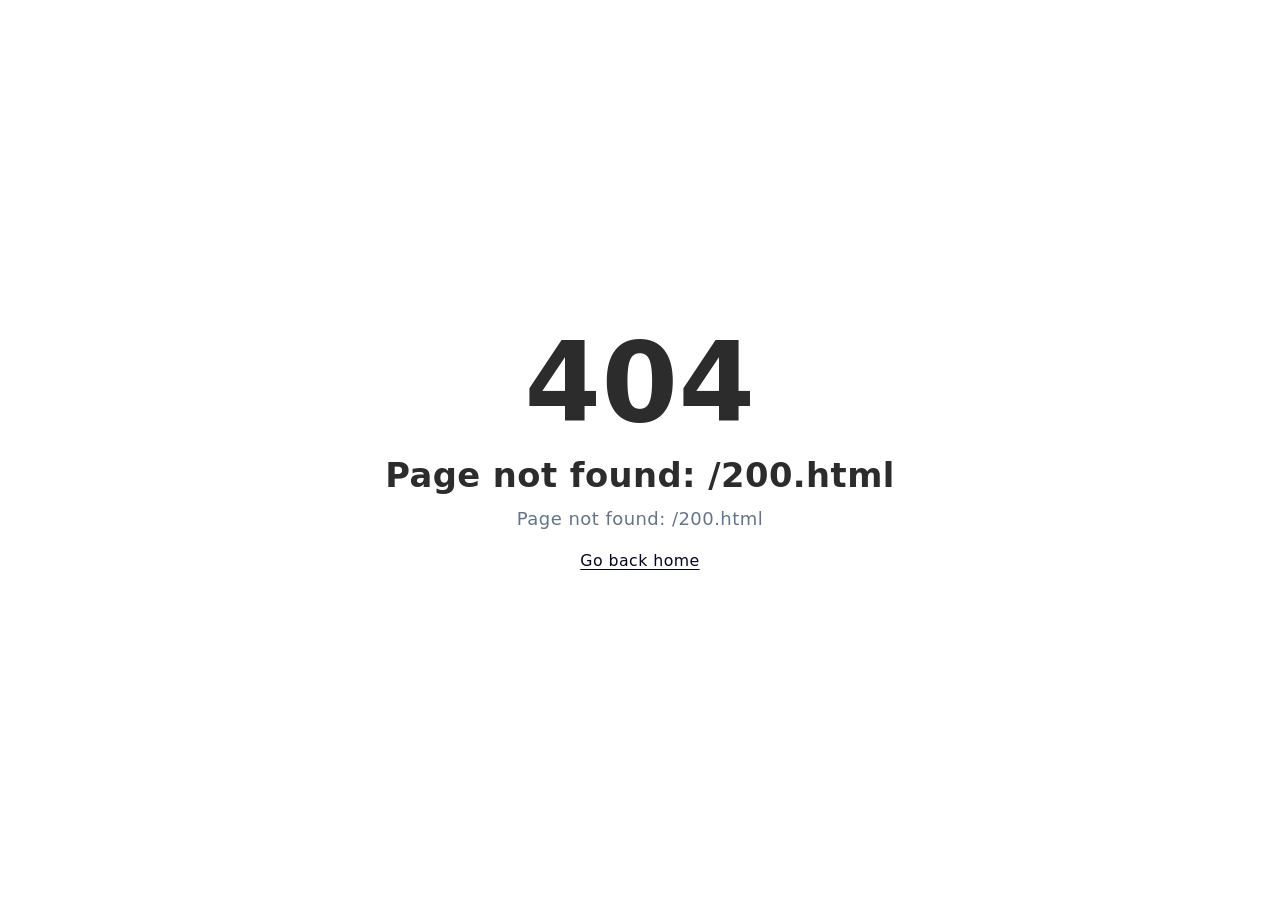
<file: 200.html>
<!DOCTYPE html><html><head><meta charset="utf-8"><meta name="viewport" content="width=device-width, initial-scale=1"><title>YourMealMatch.com - Discover Your Food Personality</title><script async src="https://www.googletagmanager.com/gtag/js?id=G-N9KYEZG9EF"></script><script>window.dataLayer = window.dataLayer || [];
function gtag(){dataLayer.push(arguments);}
gtag('js', new Date());
gtag('config', 'G-N9KYEZG9EF');</script><link rel="stylesheet" href="/_nuxt/entry.CrqnxK01.css" crossorigin><link rel="modulepreload" as="script" crossorigin href="/_nuxt/ExPHrAIT.js"><script type="module" src="/_nuxt/ExPHrAIT.js" crossorigin></script><meta name="description" content="Discover which healthy meals match your food personality and which ones probably don't. Privacy-first lifestyle insights, no face recognition, no biometric data."><meta name="keywords" content="food personality, meal matching, healthy meals, lifestyle insights, food preferences"><meta name="theme-color" content="#7c3aed"><meta property="og:title" content="YourMealMatch.com - Discover Your Food Personality"><meta property="og:description" content="Find healthy meals you'll love based on your unique food personality"><meta property="og:type" content="website"><link rel="icon" type="image/png" href="/favicon-96x96.png" sizes="96x96"><link rel="icon" type="image/svg+xml" href="/favicon.svg"><link rel="shortcut icon" href="/favicon.ico"><link rel="apple-touch-icon" sizes="180x180" href="/apple-touch-icon.png"><link rel="manifest" href="/site.webmanifest"><script id="unhead:payload" type="application/json">{"title":"YourMealMatch.com - Discover Your Food Personality"}</script></head><body><div id="__nuxt"></div><div id="teleports"></div><script>window.__NUXT__={};window.__NUXT__.config={public:{},app:{baseURL:"/",buildId:"a6c67942-340d-43c3-a8c4-4f4fb8c81d0f",buildAssetsDir:"/_nuxt/",cdnURL:""}}</script><script type="application/json" data-nuxt-data="nuxt-app" data-ssr="false" id="__NUXT_DATA__">[{"prerenderedAt":1,"serverRendered":2},1773482402559,false]</script></body></html>
</file>
<file: _nuxt/entry.CrqnxK01.css>
:root{--brand-primary:#b6a7f2;--brand-primary-light:#d4cbfa;--brand-primary-dark:#9d8be8;--color-bg:#fafafa;--color-white:#fff;--color-text-primary:#2c2c2c;--color-text-secondary:#6b6b6b;--color-text-light:#9e9e9e;--spacing-xs:.5rem;--spacing-sm:1rem;--spacing-md:1.5rem;--spacing-lg:2.5rem;--spacing-xl:4rem;--spacing-2xl:6rem;--font-primary:-apple-system,BlinkMacSystemFont,"Segoe UI",Roboto,"Helvetica Neue",Arial,sans-serif;--font-size-base:16px;--font-size-lg:18px;--font-size-xl:24px;--font-size-2xl:32px;--font-size-3xl:40px;--line-height-relaxed:1.7;--border-radius:12px;--border-radius-lg:16px;--shadow-sm:0 2px 8px rgba(0,0,0,.06);--shadow-md:0 4px 16px rgba(0,0,0,.08);--transition:all .3s ease}*{box-sizing:border-box;margin:0;padding:0}html{font-size:var(--font-size-base);-webkit-font-smoothing:antialiased;-moz-osx-font-smoothing:grayscale;scroll-behavior:smooth}body{background-color:var(--color-bg);font-family:var(--font-primary);line-height:var(--line-height-relaxed)}body,h1,h2,h3,h4,h5,h6{color:var(--color-text-primary)}h1,h2,h3,h4,h5,h6{font-weight:600;line-height:1.3;margin-bottom:var(--spacing-md)}h1{font-size:var(--font-size-2xl);font-weight:700}h2{font-size:var(--font-size-xl)}h3{font-size:var(--font-size-lg)}p{color:var(--color-text-secondary);font-size:var(--font-size-base);margin-bottom:var(--spacing-md)}.container{margin:0 auto;max-width:1200px;padding:0 var(--spacing-md);width:100%}section{padding:var(--spacing-xl) 0}.btn{border:none;border-radius:var(--border-radius);cursor:pointer;display:inline-block;font-size:var(--font-size-base);font-weight:600;min-height:48px;min-width:48px;padding:var(--spacing-md) var(--spacing-lg);text-align:center;text-decoration:none;transition:var(--transition)}.btn-primary{background-color:var(--brand-primary);box-shadow:var(--shadow-sm);color:var(--color-white)}.btn-primary:hover{background-color:var(--brand-primary-dark);box-shadow:var(--shadow-md);transform:translateY(-2px)}.btn-primary:active{transform:translateY(0)}.card{background:var(--color-white);border-radius:var(--border-radius-lg);box-shadow:var(--shadow-sm);padding:var(--spacing-lg);transition:var(--transition)}.card:hover{box-shadow:var(--shadow-md)}.grid{display:grid;gap:var(--spacing-lg)}@media(min-width:768px){:root{--font-size-base:18px;--font-size-lg:20px;--font-size-xl:28px;--font-size-2xl:42px;--font-size-3xl:56px}.container{padding:0 var(--spacing-lg)}section{padding:var(--spacing-2xl) 0}}@media(min-width:1024px){:root{--font-size-2xl:48px;--font-size-3xl:64px}}:focus-visible{outline:3px solid var(--brand-primary);outline-offset:2px}.form-group{margin-bottom:var(--spacing-lg)}.form-label{display:block;font-weight:600;margin-bottom:var(--spacing-xs)}.form-input,.form-label{color:var(--color-text-primary);font-size:var(--font-size-base)}.form-input{background:var(--color-white);border:2px solid #e0e0e0;border-radius:var(--border-radius);font-family:var(--font-primary);min-height:52px;padding:var(--spacing-md);transition:var(--transition);width:100%}.form-input:focus{border-color:var(--brand-primary);box-shadow:0 0 0 3px #b6a7f21a;outline:none}.form-input::-moz-placeholder{color:var(--color-text-light)}.form-input::placeholder{color:var(--color-text-light)}.form-helper{color:var(--color-text-light);font-size:14px;font-style:italic;margin-bottom:0;margin-top:var(--spacing-xs)}
</file>
